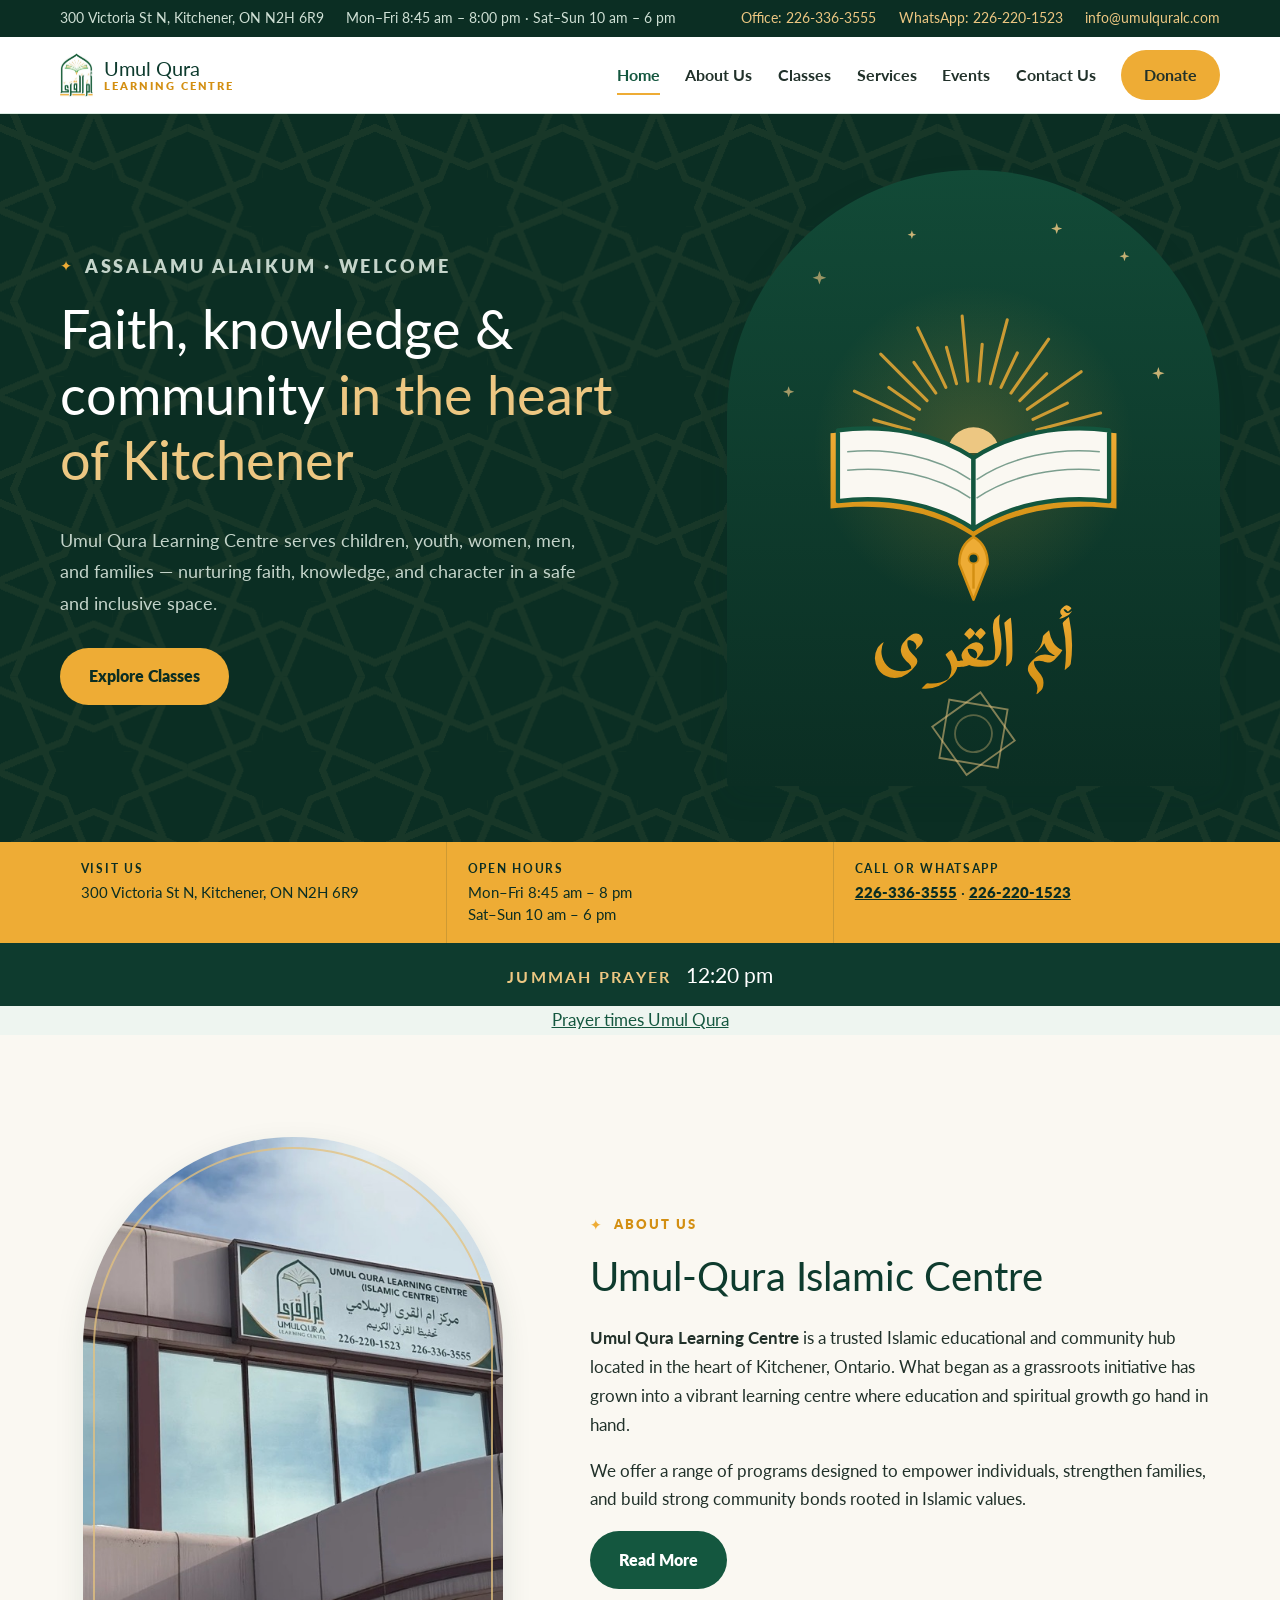
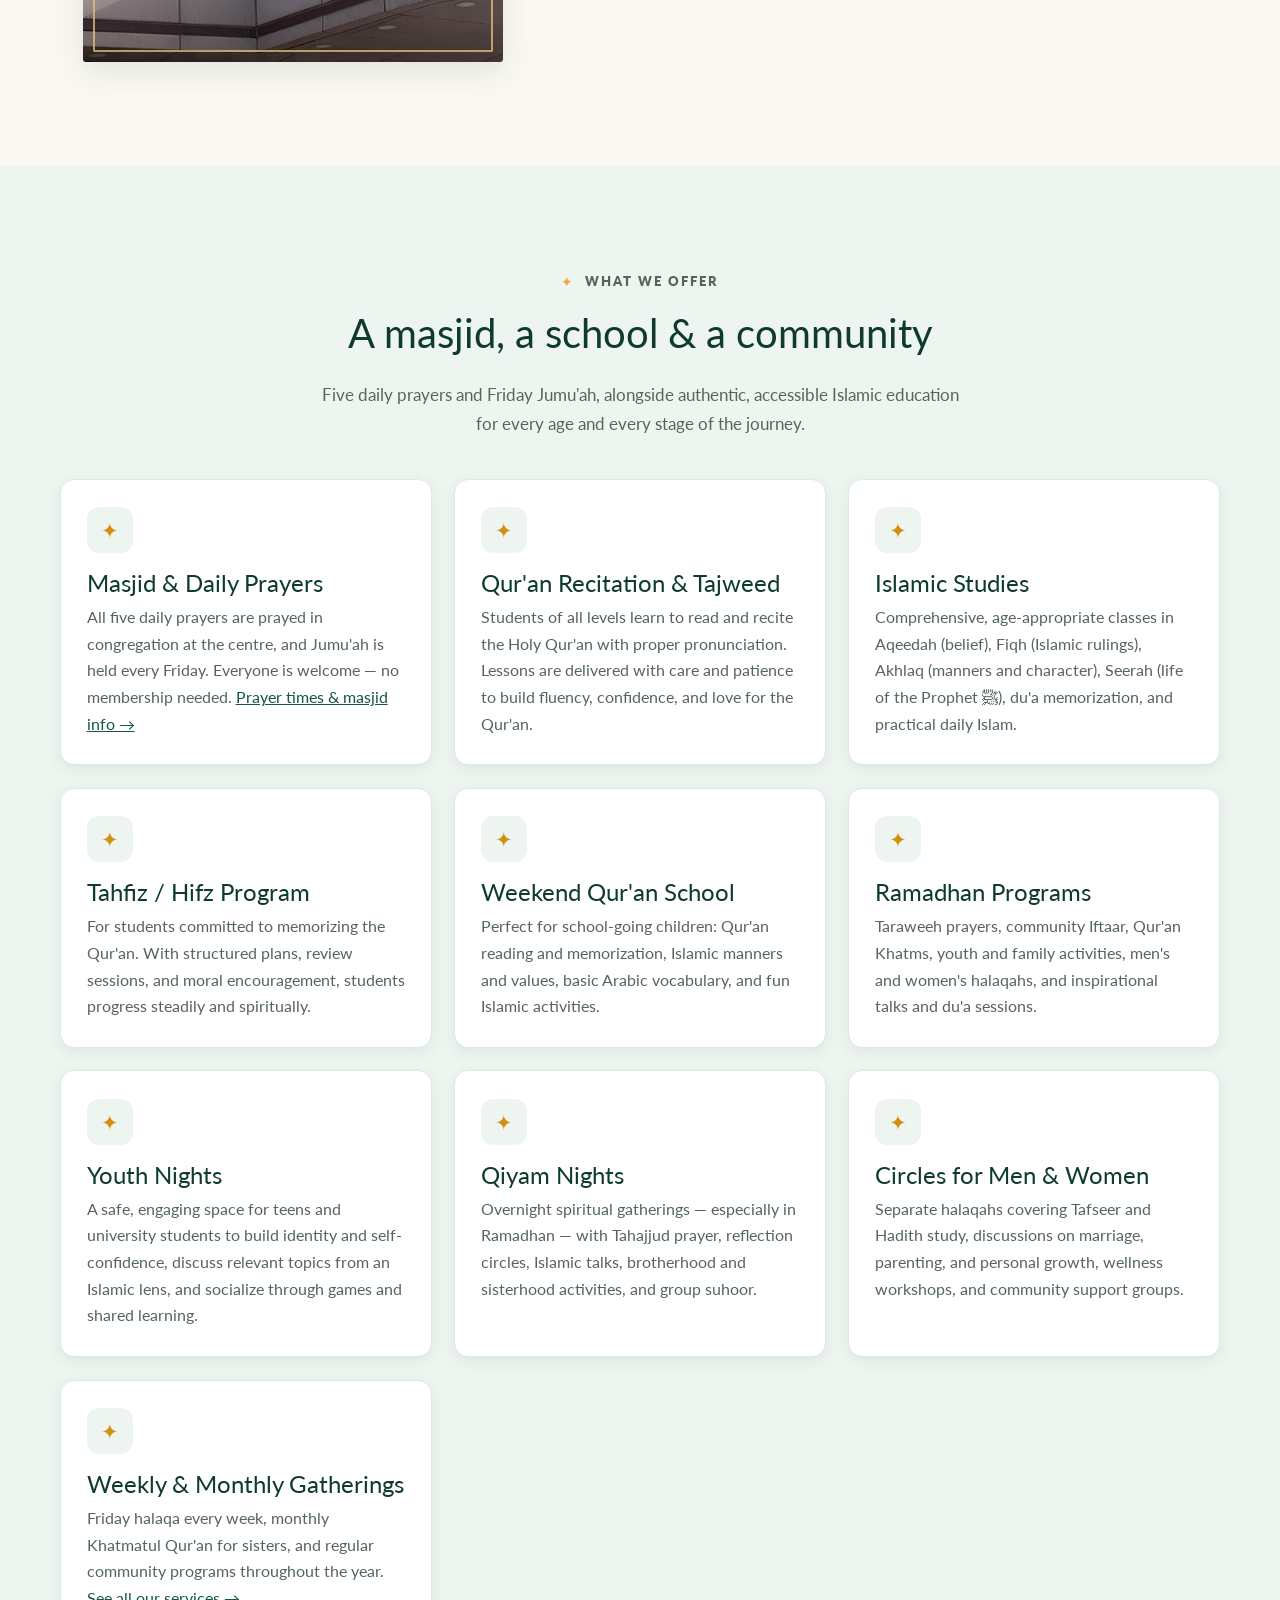
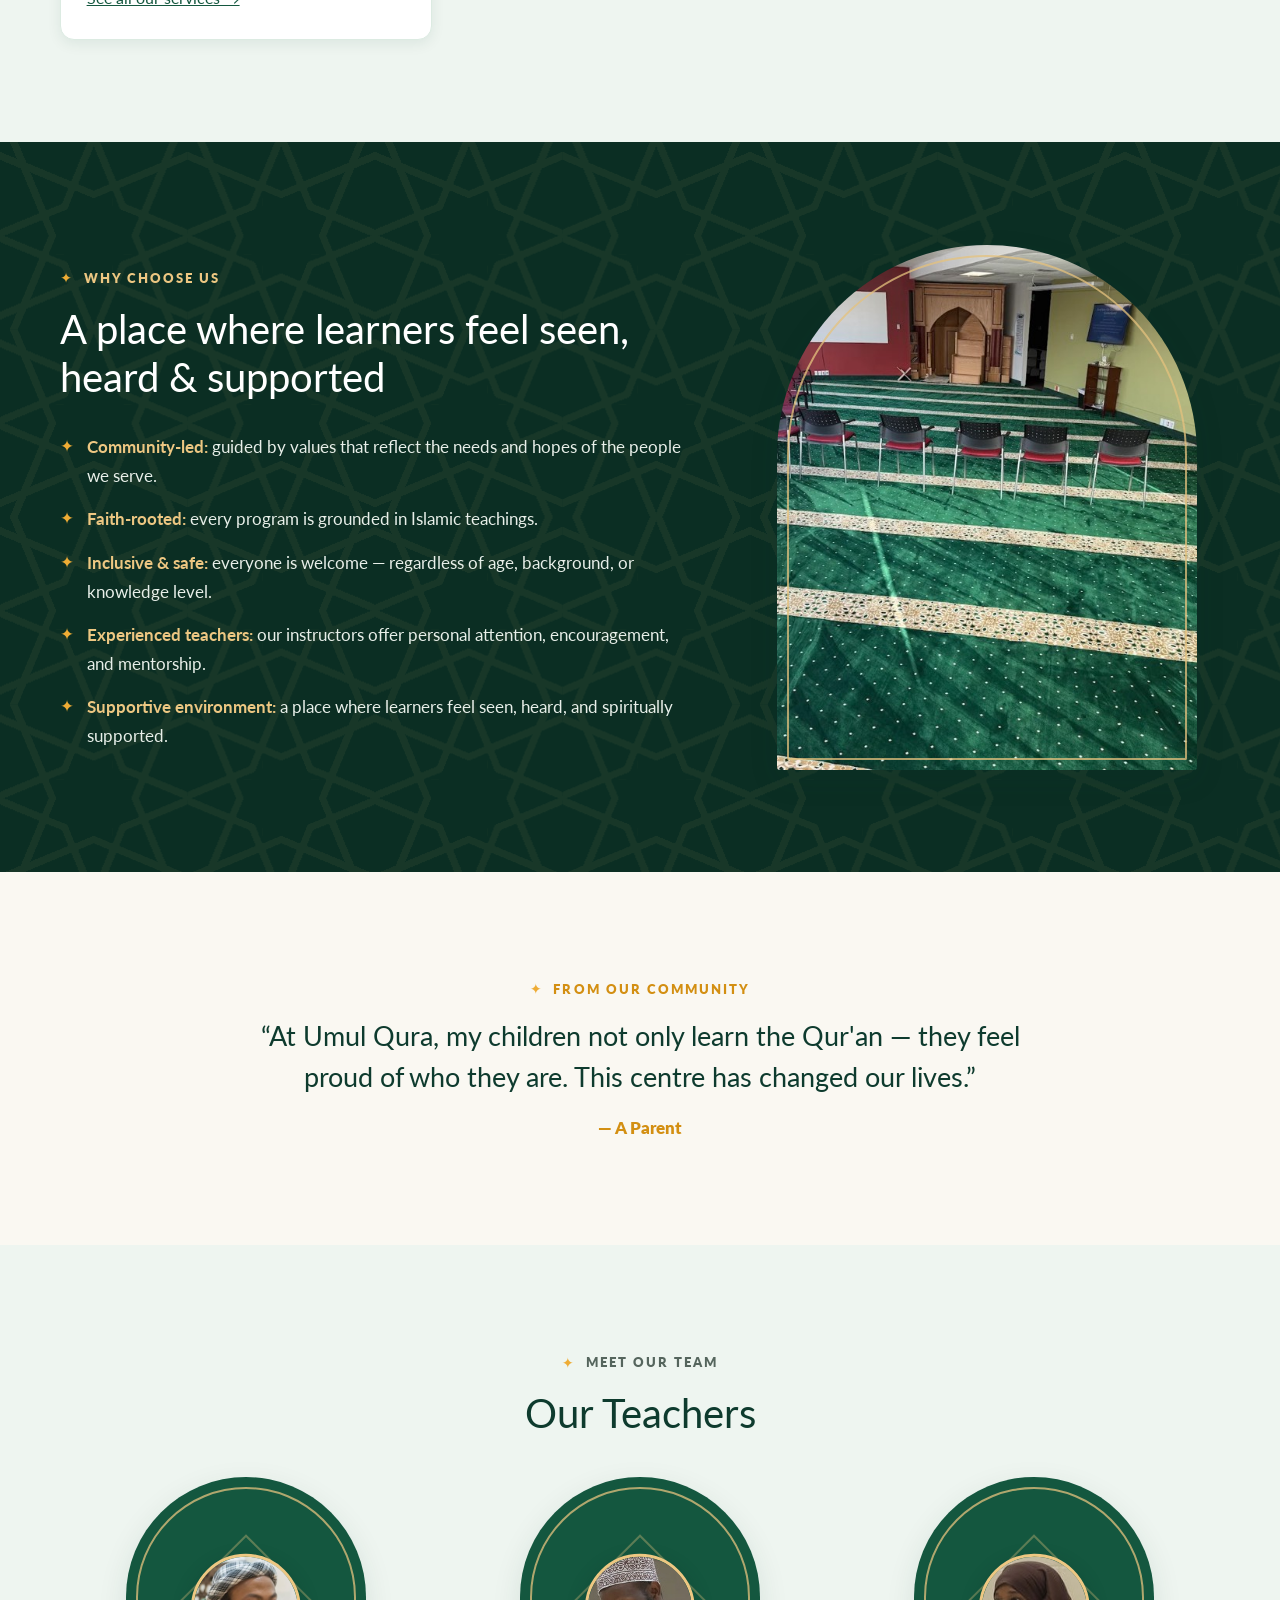
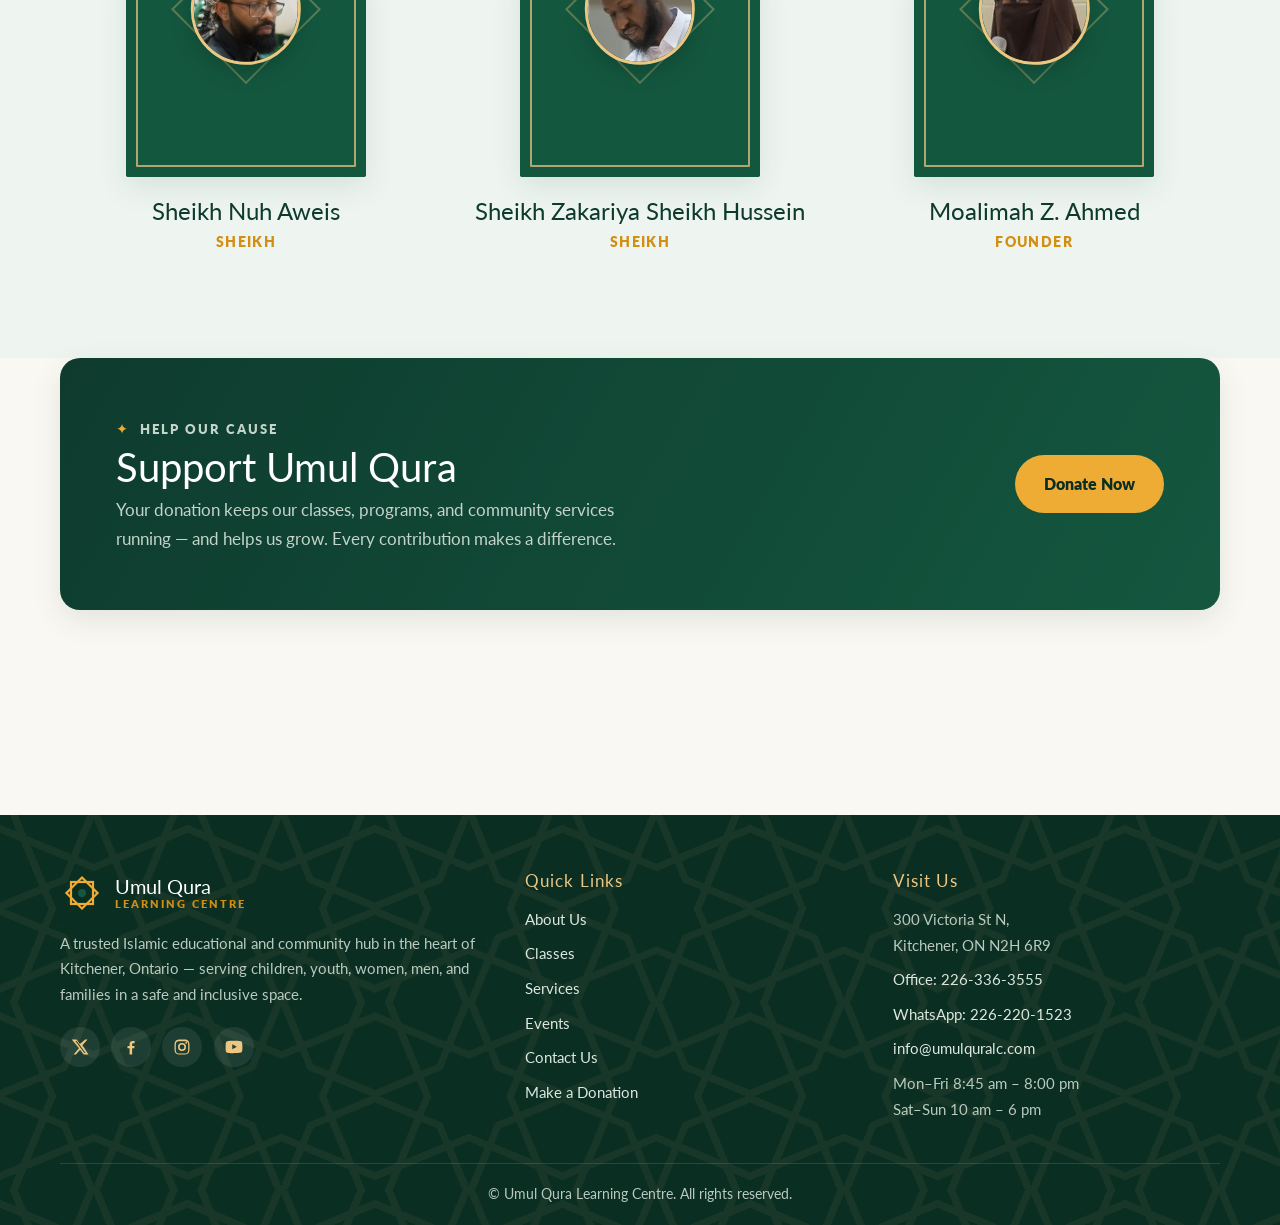
<file: index.html>
<!DOCTYPE html>
<html lang="en">

<head>
  <meta charset="UTF-8">
  <meta name="viewport" content="width=device-width, initial-scale=1">
  <title>Umul Qura Learning Centre | Islamic Education in Kitchener, ON</title>
  <meta name="description"
    content="Umul Qura Learning Centre is a trusted Islamic educational and community hub in Kitchener, Ontario, offering Qur'an, Tajweed, Hifdh and Islamic Studies classes for all ages.">
  <link rel="preconnect" href="https://fonts.googleapis.com">
  <link rel="preconnect" href="https://fonts.gstatic.com" crossorigin>
  <link href="https://fonts.googleapis.com/css2?family=Lato:wght@400;700;900&display=swap" rel="stylesheet">
  <link rel="canonical" href="https://umulquralc.com/">
  <meta property="og:site_name" content="Umul Qura Learning Centre">
  <meta property="og:type" content="website">
  <meta property="og:url" content="https://umulquralc.com/">
  <meta property="og:title" content="Umul Qura Learning Centre | Islamic Education in Kitchener, ON">
  <meta property="og:description"
    content="A trusted Islamic educational and community hub in Kitchener, Ontario, offering Qur'an, Tajweed, Hifdh and Islamic Studies classes for all ages.">
  <meta property="og:image" content="https://umulquralc.com/images/og_image.jpg">
  <meta property="og:image:width" content="1200">
  <meta property="og:image:height" content="630">
  <meta name="twitter:card" content="summary_large_image">
  <link rel="icon" type="image/png" href="favicon.png">
  <link rel="apple-touch-icon" href="apple-touch-icon.png">
  <link rel="stylesheet" href="css/style.css">
  <script type="application/ld+json">
  {
    "@context": "https://schema.org",
    "@type": ["EducationalOrganization", "LocalBusiness"],
    "name": "Umul Qura Learning Centre",
    "description": "A trusted Islamic educational and community hub in Kitchener, Ontario, offering Qur'an, Tajweed, Hifdh and Islamic Studies classes for all ages.",
    "url": "https://umulquralc.com/",
    "logo": "https://umulquralc.com/images/logo.png",
    "image": "https://umulquralc.com/images/og_image.jpg",
    "telephone": "+1-226-336-3555",
    "email": "info@umulquralc.com",
    "foundingDate": "2011",
    "address": {
      "@type": "PostalAddress",
      "streetAddress": "300 Victoria St N",
      "addressLocality": "Kitchener",
      "addressRegion": "ON",
      "postalCode": "N2H 6R9",
      "addressCountry": "CA"
    },
    "openingHoursSpecification": [
      {
        "@type": "OpeningHoursSpecification",
        "dayOfWeek": ["Monday", "Tuesday", "Wednesday", "Thursday", "Friday"],
        "opens": "08:45",
        "closes": "20:00"
      },
      {
        "@type": "OpeningHoursSpecification",
        "dayOfWeek": ["Saturday", "Sunday"],
        "opens": "10:00",
        "closes": "18:00"
      }
    ],
    "sameAs": [
      "https://x.com/umulquralc",
      "https://www.facebook.com/profile.php?id=100004609066171",
      "https://www.instagram.com/umulquraic?utm_source=qr",
      "https://www.youtube.com/UmulquraDugsi"
    ]
  }
  </script>
</head>

<body>
  <a class="skip-link" href="#main">Skip to main content</a>

  <div class="topbar">
    <div class="container">
      <div class="topbar__group">
        <span>300 Victoria St N, Kitchener, ON N2H 6R9</span>
        <span class="topbar__hours">Mon–Fri 8:45 am – 8:00 pm · Sat–Sun 10 am – 6 pm</span>
      </div>
      <div class="topbar__group">
        <a href="tel:+12263363555">Office: 226-336-3555</a>
        <a href="https://wa.me/12262201523">WhatsApp: 226-220-1523</a>
        <a href="mailto:info@umulquralc.com">info@umulquralc.com</a>
      </div>
    </div>
  </div>

  <header class="site-header">
    <div class="container">
      <a class="brand" href="index.html">
        <img class="brand__mark" src="images/logo.png" alt="Umul Qura Learning Centre logo">
        <span class="brand__name">Umul Qura<small>Learning Centre</small></span>
      </a>
      <input class="nav-toggle-input" type="checkbox" id="nav-toggle" aria-label="Open menu">
      <nav class="nav" aria-label="Main navigation">
        <a href="index.html" aria-current="page">Home</a>
        <a href="about.html">About Us</a>
        <a href="classes.html">Classes</a>
        <a href="services.html">Services</a>
        <a href="events.html">Events</a>
        <a href="contact.html">Contact Us</a>
        <a class="btn btn--gold" href="https://app.irm.io/umulquralc.com/generaldonation">Donate</a>
      </nav>
      <label class="nav-toggle" for="nav-toggle" aria-hidden="true">
        <span></span><span></span><span></span>
      </label>
    </div>
  </header>

  <main id="main">
    <!-- Hero -->
    <section class="hero">
      <div class="container">
        <div>
          <p class="eyebrow">Assalamu Alaikum · Welcome</p>
          <h1>Faith, knowledge &amp; community <em>in the heart of Kitchener</em></h1>
          <p>Umul Qura Learning Centre serves children, youth, women, men, and families — nurturing faith, knowledge,
            and character in a safe and inclusive space.</p>
          <div class="hero__actions">
            <a class="btn btn--gold" href="classes.html">Explore Classes</a>
          </div>
        </div>
        <div class="hero__media">
          <figure class="arch-frame arch-frame--plain" style="margin:0">
            <img src="images/hero_art.svg" alt="Umul Qura Learning Centre — open book with radiating light" width="800"
              height="1000">
          </figure>
        </div>
      </div>
    </section>

    <!-- Info strip -->
    <section class="info-strip" aria-label="Quick information">
      <div class="container">
        <div class="info-strip__item"><strong>Visit Us</strong>300 Victoria St N, Kitchener, ON N2H 6R9</div>
        <div class="info-strip__item"><strong>Open Hours</strong>Mon–Fri 8:45 am – 8 pm<br>Sat–Sun 10 am – 6 pm</div>
        <div class="info-strip__item"><strong>Call or WhatsApp</strong><a href="tel:+12263363555">226-336-3555</a> · <a
            href="https://wa.me/12262201523">226-220-1523</a></div>
      </div>
    </section>

    <!-- Jumu'ah -->
    <section class="jumuah-bar" aria-label="Jumu'ah time">
      <p><strong>Jummah Prayer</strong> 12:20 pm</p>
    </section>

    <!-- Prayer Times -->
    <section class="section section--tint" id="prayer-times">
      <div class="prayer-widget">
        <script
          type="text/javascript">(function (w) { function async_load() { var s = w.document.createElement('script'); s.type = 'text/javascript'; s.async = true; s.defer = true; s.src = 'https://masjidbox.com/widgets/loader.js'; var x = w.document.getElementsByTagName('script')[0]; x.parentNode.insertBefore(s, x); } if (w.attachEvent) w.attachEvent('onload', async_load); else w.addEventListener('load', async_load, false); })(window);</script>
        <a data-masjidbox-widget="h0Hjmpi-wJ58NvB0TdHfD" data-masjidbox-ifr
          href="https://masjidbox.com/prayer-times/umulqura">Prayer times Umul Qura</a>
      </div>
    </section>

    <!-- About preview -->
    <section class="section">
      <div class="container feature">
        <div class="feature__media">
          <figure class="arch-frame" style="margin:0">
            <img src="images/building_poster.jpg" alt="Umul Qura Learning Centre building and sign" width="900"
              height="675" loading="lazy">
          </figure>
        </div>
        <div>
          <p class="eyebrow">About Us</p>
          <h2>Umul-Qura Islamic Centre</h2>
          <p><strong>Umul Qura Learning Centre</strong> is a trusted Islamic educational and community hub located in
            the heart of Kitchener, Ontario. What began as a grassroots initiative has grown into a vibrant learning
            centre where education and spiritual growth go hand in hand.</p>
          <p>We offer a range of programs designed to empower individuals, strengthen families, and build strong
            community bonds rooted in Islamic values.</p>
          <a class="btn btn--green" href="about.html">Read More</a>
        </div>
      </div>
    </section>

    <!-- Programs -->
    <section class="section section--tint">
      <div class="container">
        <div class="section-head section-head--center">
          <p class="eyebrow">What We Offer</p>
          <h2>A masjid, a school &amp; a community</h2>
          <p>Five daily prayers and Friday Jumu'ah, alongside authentic, accessible Islamic education for every age and
            every stage of the journey.</p>
        </div>
        <div class="grid grid--3">
          <article class="card">
            <div class="card__icon" aria-hidden="true">✦</div>
            <h3>Masjid &amp; Daily Prayers</h3>
            <p>All five daily prayers are prayed in congregation at the centre, and Jumu'ah is held every Friday.
              Everyone is welcome — no membership needed. <a href="services.html#prayers">Prayer times &amp; masjid
                info →</a></p>
          </article>
          <article class="card">
            <div class="card__icon" aria-hidden="true">✦</div>
            <h3>Qur'an Recitation &amp; Tajweed</h3>
            <p>Students of all levels learn to read and recite the Holy Qur'an with proper pronunciation. Lessons are
              delivered with care and patience to build fluency, confidence, and love for the Qur'an.</p>
          </article>
          <article class="card">
            <div class="card__icon" aria-hidden="true">✦</div>
            <h3>Islamic Studies</h3>
            <p>Comprehensive, age-appropriate classes in Aqeedah (belief), Fiqh (Islamic rulings), Akhlaq (manners and
              character), Seerah (life of the Prophet ﷺ), du'a memorization, and practical daily Islam.</p>
          </article>
          <article class="card">
            <div class="card__icon" aria-hidden="true">✦</div>
            <h3>Tahfiz / Hifz Program</h3>
            <p>For students committed to memorizing the Qur'an. With structured plans, review sessions, and moral
              encouragement, students progress steadily and spiritually.</p>
          </article>
          <article class="card">
            <div class="card__icon" aria-hidden="true">✦</div>
            <h3>Weekend Qur'an School</h3>
            <p>Perfect for school-going children: Qur'an reading and memorization, Islamic manners and values, basic
              Arabic vocabulary, and fun Islamic activities.</p>
          </article>
          <article class="card">
            <div class="card__icon" aria-hidden="true">✦</div>
            <h3>Ramadhan Programs</h3>
            <p>Taraweeh prayers, community Iftaar, Qur'an Khatms, youth and family activities, men's and women's
              halaqahs, and inspirational talks and du'a sessions.</p>
          </article>
          <article class="card">
            <div class="card__icon" aria-hidden="true">✦</div>
            <h3>Youth Nights</h3>
            <p>A safe, engaging space for teens and university students to build identity and self-confidence, discuss
              relevant topics from an Islamic lens, and socialize through games and shared learning.</p>
          </article>
          <article class="card">
            <div class="card__icon" aria-hidden="true">✦</div>
            <h3>Qiyam Nights</h3>
            <p>Overnight spiritual gatherings — especially in Ramadhan — with Tahajjud prayer, reflection circles,
              Islamic talks, brotherhood and sisterhood activities, and group suhoor.</p>
          </article>
          <article class="card">
            <div class="card__icon" aria-hidden="true">✦</div>
            <h3>Circles for Men &amp; Women</h3>
            <p>Separate halaqahs covering Tafseer and Hadith study, discussions on marriage, parenting, and personal
              growth, wellness workshops, and community support groups.</p>
          </article>
          <article class="card">
            <div class="card__icon" aria-hidden="true">✦</div>
            <h3>Weekly &amp; Monthly Gatherings</h3>
            <p>Friday halaqa every week, monthly Khatmatul Qur'an for sisters, and regular community programs throughout
              the year. <a href="services.html">See all our services →</a></p>
          </article>
        </div>
      </div>
    </section>

    <!-- Why choose us -->
    <section class="section section--dark">
      <div class="container feature--flip feature">
        <div>
          <p class="eyebrow">Why Choose Us</p>
          <h2>A place where learners feel seen, heard &amp; supported</h2>
          <ul class="checklist mt-2">
            <li><span><strong>Community-led:</strong> guided by values that reflect the needs and hopes of the people we
                serve.</span></li>
            <li><span><strong>Faith-rooted:</strong> every program is grounded in Islamic teachings.</span></li>
            <li><span><strong>Inclusive &amp; safe:</strong> everyone is welcome — regardless of age, background, or
                knowledge level.</span></li>
            <li><span><strong>Experienced teachers:</strong> our instructors offer personal attention, encouragement,
                and mentorship.</span></li>
            <li><span><strong>Supportive environment:</strong> a place where learners feel seen, heard, and spiritually
                supported.</span></li>
          </ul>
        </div>
        <div class="feature__media">
          <figure class="arch-frame" style="margin:0">
            <img src="images/masjid.jpg" alt="The prayer hall at Umul Qura Learning Centre" width="900" height="675"
              loading="lazy">
          </figure>
        </div>
      </div>
    </section>

    <!-- Testimonial -->
    <section class="section">
      <div class="container testimonial">
        <p class="eyebrow">From Our Community</p>
        <blockquote>&ldquo;At Umul Qura, my children not only learn the Qur'an — they feel proud of who they are. This
          centre has changed our lives.&rdquo;</blockquote>
        <cite>— A Parent</cite>
      </div>
    </section>

    <!-- Team -->
    <section class="section section--tint">
      <div class="container">
        <div class="section-head section-head--center">
          <p class="eyebrow">Meet Our Team</p>
          <h2>Our Teachers</h2>
        </div>
        <div class="grid grid--3">
          <div class="team-card">
            <figure class="arch-frame team-photo" style="margin:0 auto 1.2rem">
              <img class="team-photo__portrait" src="images/sheikhnuh.jpg" alt="Sheikh Nuh Aweis">
            </figure>
            <h3>Sheikh Nuh Aweis</h3>
            <span>Sheikh</span>
          </div>
          <div class="team-card">
            <figure class="arch-frame team-photo" style="margin:0 auto 1.2rem">
              <img class="team-photo__portrait" src="images/sheikhzakariya.jpg" alt="Sheikh Zakariya Sheikh Hussein">
            </figure>
            <h3>Sheikh Zakariya Sheikh Hussein</h3>
            <span>Sheikh</span>
          </div>
          <div class="team-card">
            <figure class="arch-frame team-photo" style="margin:0 auto 1.2rem">
              <img class="team-photo__portrait" src="images/moalimahzahra.jpg" alt="Moalimah Z. Ahmed">
            </figure>
            <h3>Moalimah Z. Ahmed</h3>
            <span>Founder</span>
          </div>
        </div>
      </div>
    </section>

    <!-- Donate CTA -->
    <section class="section" style="padding-top:0">
      <div class="container">
        <div class="cta-band">
          <div>
            <p class="eyebrow">Help Our Cause</p>
            <h2>Support Umul Qura</h2>
            <p>Your donation keeps our classes, programs, and community services running — and helps us grow. Every
              contribution makes a difference.</p>
          </div>
          <a class="btn btn--gold" href="https://app.irm.io/umulquralc.com/generaldonation">Donate Now</a>
        </div>
      </div>
    </section>
  </main>

  <footer class="site-footer">
    <div class="container">
      <div class="site-footer__grid">
        <div>
          <a class="brand" href="index.html">
            <svg class="brand__mark" viewBox="0 0 48 48" aria-hidden="true" focusable="false">
              <g fill="none" stroke="#eeac35" stroke-width="2.4">
                <rect x="12" y="12" width="24" height="24" />
                <rect x="12" y="12" width="24" height="24" transform="rotate(45 24 24)" />
              </g>
              <circle cx="24" cy="24" r="4.5" fill="#14573f" />
            </svg>
            <span class="brand__name">Umul Qura<small>Learning Centre</small></span>
          </a>
          <p>A trusted Islamic educational and community hub in the heart of Kitchener, Ontario — serving children,
            youth, women, men, and families in a safe and inclusive space.</p>
          <div class="footer-social">
            <a href="https://x.com/umulquralc?s=21" aria-label="Umul Qura on X (Twitter)"><svg viewBox="0 0 24 24">
                <path
                  d="M18.9 2H22l-6.8 7.8L23.3 22h-6.3l-4.9-6.4L6.5 22H3.4l7.3-8.3L1 2h6.5l4.4 5.9L18.9 2zm-1.1 18h1.7L7.6 3.9H5.8L17.8 20z" />
              </svg></a>
            <a href="https://www.facebook.com/profile.php?id=100004609066171" aria-label="Umul Qura on Facebook"><svg
                viewBox="0 0 24 24">
                <path
                  d="M13.5 22v-8.2h2.8l.4-3.2h-3.2V8.6c0-.9.3-1.6 1.6-1.6h1.7V4.1c-.3 0-1.3-.1-2.5-.1-2.5 0-4.2 1.5-4.2 4.3v2.3H7.3v3.2h2.8V22h3.4z" />
              </svg></a>
            <a href="https://www.instagram.com/umulquraic?utm_source=qr" aria-label="Umul Qura on Instagram"><svg
                viewBox="0 0 24 24">
                <path
                  d="M12 8.8A3.2 3.2 0 1 0 12 15.2 3.2 3.2 0 0 0 12 8.8zm0-2.1a5.3 5.3 0 1 1 0 10.6 5.3 5.3 0 0 1 0-10.6zm6.8-.3a1.24 1.24 0 1 1-2.5 0 1.24 1.24 0 0 1 2.5 0zM12 4.2c-2.6 0-2.9 0-4 .1-1 0-1.5.2-1.9.3-.5.2-.8.4-1.2.8-.4.4-.6.7-.8 1.2-.1.4-.3.9-.3 1.9-.1 1.1-.1 1.4-.1 4s0 2.9.1 4c0 1 .2 1.5.3 1.9.2.5.4.8.8 1.2.4.4.7.6 1.2.8.4.1.9.3 1.9.3 1.1.1 1.4.1 4 .1s2.9 0 4-.1c1 0 1.5-.2 1.9-.3.5-.2.8-.4 1.2-.8.4-.4.6-.7.8-1.2.1-.4.3-.9.3-1.9.1-1.1.1-1.4.1-4s0-2.9-.1-4c0-1-.2-1.5-.3-1.9-.2-.5-.4-.8-.8-1.2a3 3 0 0 0-1.2-.8c-.4-.1-.9-.3-1.9-.3-1.1-.1-1.4-.1-4-.1zM12 2c2.7 0 3 0 4.1.1 1.1 0 1.8.2 2.4.5.7.2 1.2.6 1.8 1.1.5.6.9 1.1 1.1 1.8.3.6.4 1.3.5 2.4.1 1.1.1 1.4.1 4.1s0 3-.1 4.1c0 1.1-.2 1.8-.5 2.4a4.9 4.9 0 0 1-1.1 1.8c-.6.5-1.1.9-1.8 1.1-.6.3-1.3.4-2.4.5-1.1.1-1.4.1-4.1.1s-3 0-4.1-.1c-1.1 0-1.8-.2-2.4-.5a4.9 4.9 0 0 1-1.8-1.1 4.9 4.9 0 0 1-1.1-1.8c-.3-.6-.4-1.3-.5-2.4C2 15 2 14.7 2 12s0-3 .1-4.1c0-1.1.2-1.8.5-2.4.2-.7.6-1.2 1.1-1.8a4.9 4.9 0 0 1 1.8-1.1c.6-.3 1.3-.4 2.4-.5C9 2 9.3 2 12 2z" />
              </svg></a>
            <a href="https://www.youtube.com/UmulquraDugsi" aria-label="Umul Qura on YouTube"><svg viewBox="0 0 24 24">
                <path
                  d="M23 7.2s-.2-1.6-.9-2.3c-.9-.9-1.9-.9-2.3-1C16.6 3.6 12 3.6 12 3.6s-4.6 0-7.8.3c-.4.1-1.4.1-2.3 1-.7.7-.9 2.3-.9 2.3S.8 9.1.8 11v1.8c0 1.9.2 3.8.2 3.8s.2 1.6.9 2.3c.9.9 2 .9 2.5 1 1.8.2 7.6.3 7.6.3s4.6 0 7.8-.4c.4-.1 1.4-.1 2.3-1 .7-.7.9-2.3.9-2.3s.2-1.9.2-3.8V11c0-1.9-.2-3.8-.2-3.8zM9.7 15.1V8.4l6.1 3.4-6.1 3.3z" />
              </svg></a>
          </div>
        </div>
        <div>
          <h3>Quick Links</h3>
          <ul>
            <li><a href="about.html">About Us</a></li>
            <li><a href="classes.html">Classes</a></li>
            <li><a href="services.html">Services</a></li>
            <li><a href="events.html">Events</a></li>
            <li><a href="contact.html">Contact Us</a></li>
            <li><a href="https://app.irm.io/umulquralc.com/generaldonation">Make a Donation</a></li>
          </ul>
        </div>
        <div>
          <h3>Visit Us</h3>
          <ul>
            <li>300 Victoria St N,<br>Kitchener, ON N2H 6R9</li>
            <li><a href="tel:+12263363555">Office: 226-336-3555</a></li>
            <li><a href="https://wa.me/12262201523">WhatsApp: 226-220-1523</a></li>
            <li><a href="mailto:info@umulquralc.com">info@umulquralc.com</a></li>
            <li>Mon–Fri 8:45 am – 8:00 pm<br>Sat–Sun 10 am – 6 pm</li>
          </ul>
        </div>
      </div>
      <div class="site-footer__bottom">© Umul Qura Learning Centre. All rights reserved.</div>
    </div>
  </footer>
</body>

</html>
</file>
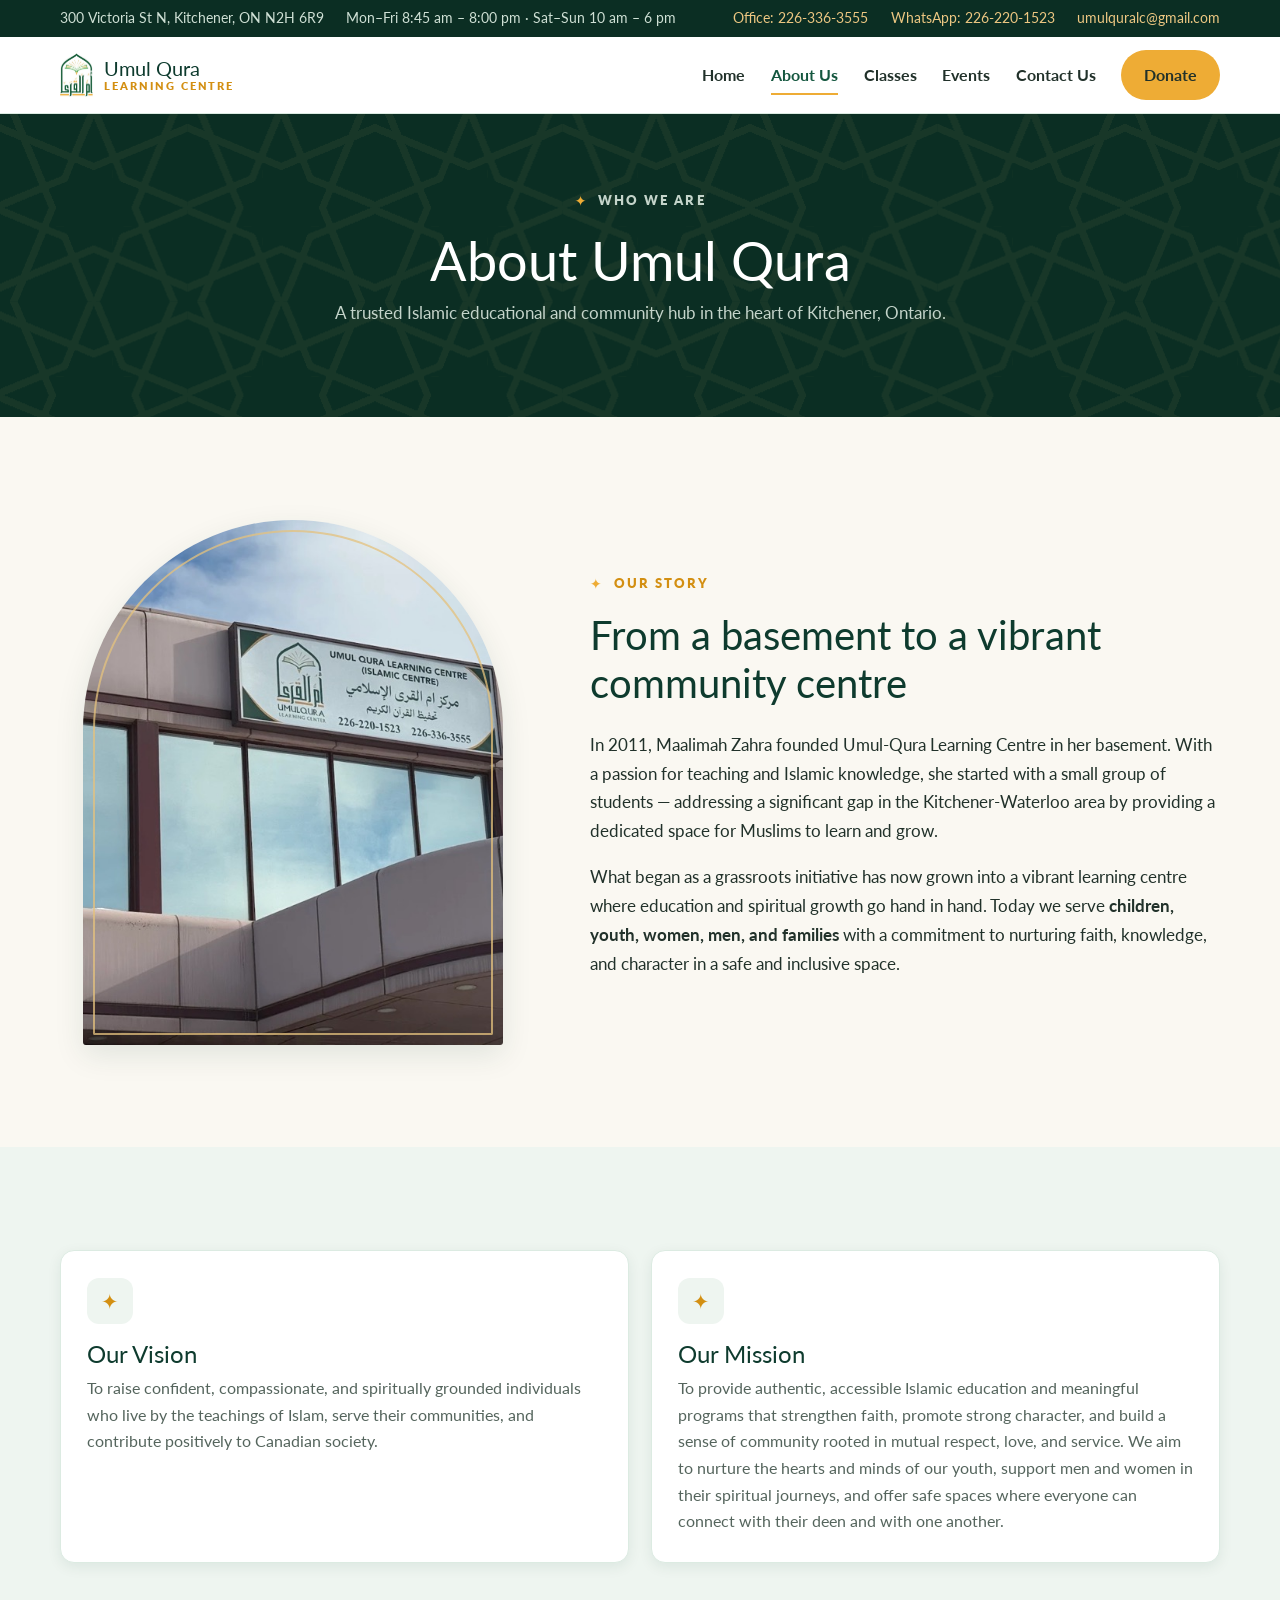
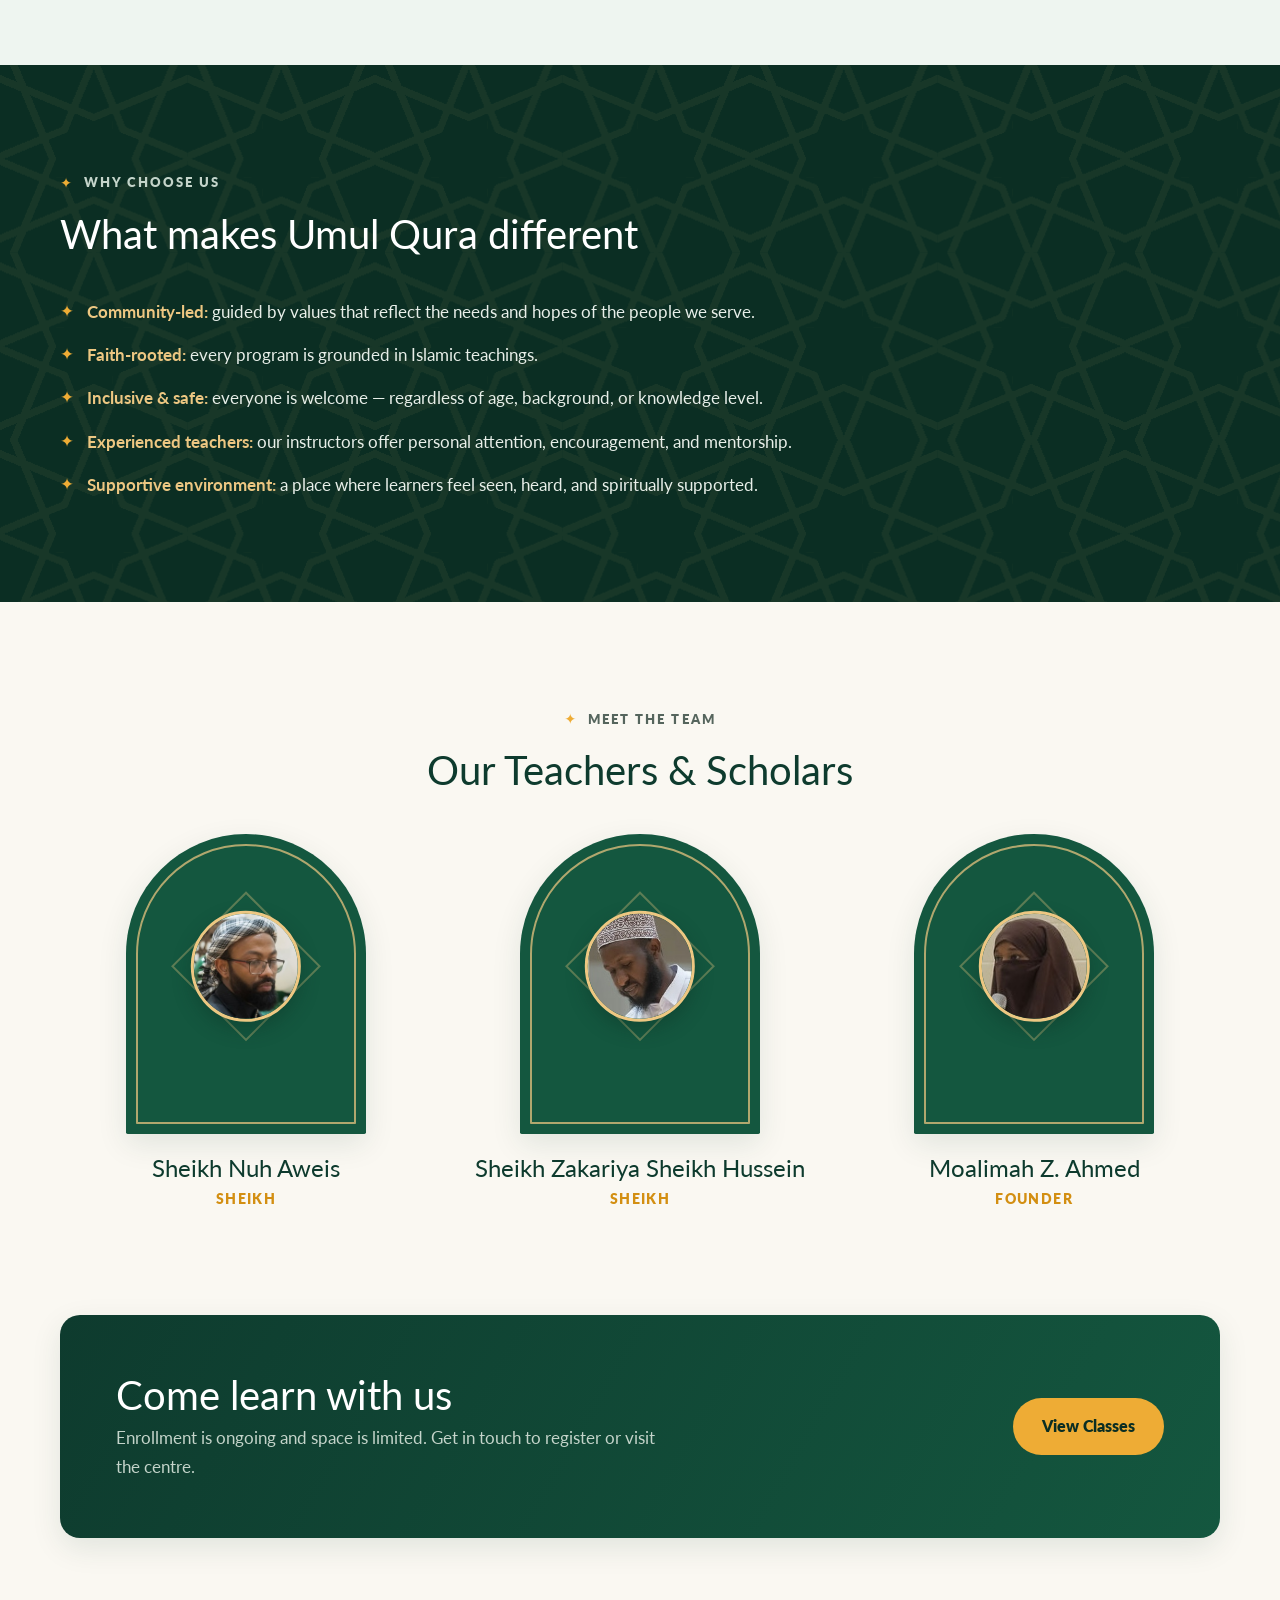
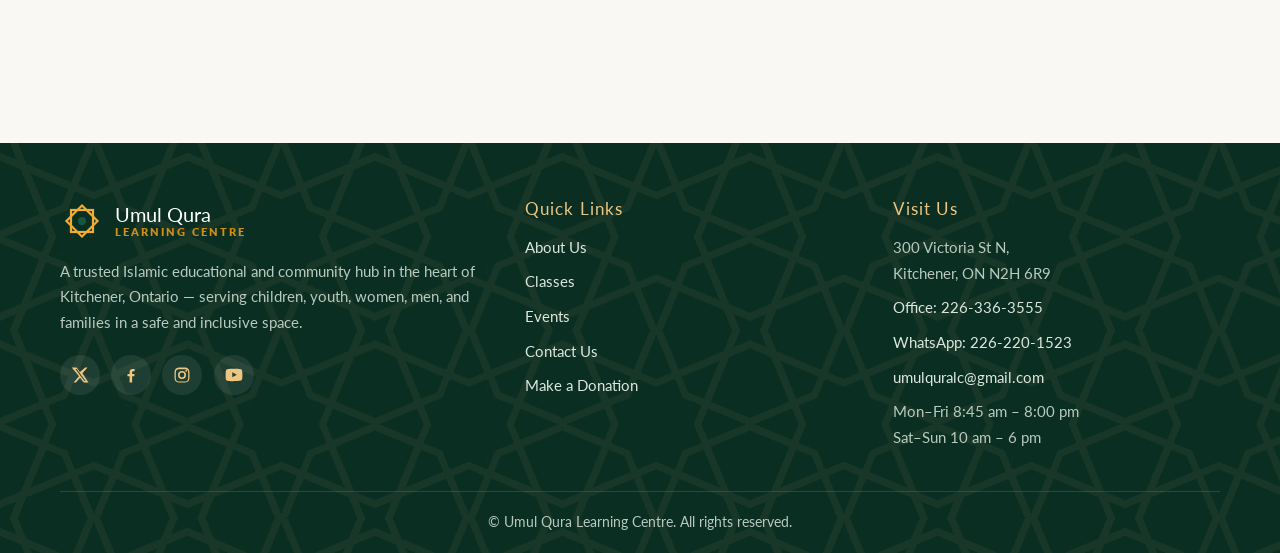
<file: about.html>
<!DOCTYPE html>
<html lang="en">

<head>
  <meta charset="UTF-8">
  <meta name="viewport" content="width=device-width, initial-scale=1">
  <title>About Us | Umul Qura Learning Centre</title>
  <meta name="description"
    content="Founded in 2011 by Maalimah Zahra, Umul Qura Learning Centre has grown from a basement classroom into a vibrant Islamic learning centre serving the Kitchener-Waterloo community.">
  <link rel="preconnect" href="https://fonts.googleapis.com">
  <link rel="preconnect" href="https://fonts.gstatic.com" crossorigin>
  <link href="https://fonts.googleapis.com/css2?family=Lato:wght@400;700;900&display=swap" rel="stylesheet">
  <link rel="canonical" href="https://umulquralc.com/about.html">
  <meta property="og:site_name" content="Umul Qura Learning Centre">
  <meta property="og:type" content="website">
  <meta property="og:url" content="https://umulquralc.com/about.html">
  <meta property="og:title" content="About Us | Umul Qura Learning Centre">
  <meta property="og:description"
    content="Founded in 2011 by Maalimah Zahra, Umul Qura Learning Centre has grown from a basement classroom into a vibrant Islamic learning centre serving the Kitchener-Waterloo community.">
  <meta property="og:image" content="https://umulquralc.com/images/og_image.jpg">
  <meta property="og:image:width" content="1200">
  <meta property="og:image:height" content="630">
  <meta name="twitter:card" content="summary_large_image">
  <link rel="icon" type="image/png" href="favicon.png">
  <link rel="apple-touch-icon" href="apple-touch-icon.png">
  <link rel="stylesheet" href="css/style.css">
</head>

<body>
  <a class="skip-link" href="#main">Skip to main content</a>

  <div class="topbar">
    <div class="container">
      <div class="topbar__group">
        <span>300 Victoria St N, Kitchener, ON N2H 6R9</span>
        <span class="topbar__hours">Mon–Fri 8:45 am – 8:00 pm · Sat–Sun 10 am – 6 pm</span>
      </div>
      <div class="topbar__group">
        <a href="tel:+12263363555">Office: 226-336-3555</a>
        <a href="https://wa.me/12262201523">WhatsApp: 226-220-1523</a>
        <a href="mailto:umulquralc@gmail.com">umulquralc@gmail.com</a>
      </div>
    </div>
  </div>

  <header class="site-header">
    <div class="container">
      <a class="brand" href="index.html">
        <img class="brand__mark" src="images/logo.png" alt="Umul Qura Learning Centre logo">
        <span class="brand__name">Umul Qura<small>Learning Centre</small></span>
      </a>
      <input class="nav-toggle-input" type="checkbox" id="nav-toggle" aria-label="Open menu">
      <nav class="nav" aria-label="Main navigation">
        <a href="index.html">Home</a>
        <a href="about.html" aria-current="page">About Us</a>
        <a href="classes.html">Classes</a>
        <a href="events.html">Events</a>
        <a href="contact.html">Contact Us</a>
        <a class="btn btn--gold" href="https://app.irm.io/umulquralc.com/generaldonation">Donate</a>
      </nav>
      <label class="nav-toggle" for="nav-toggle" aria-hidden="true">
        <span></span><span></span><span></span>
      </label>
    </div>
  </header>

  <main id="main">
    <section class="page-hero">
      <div class="container">
        <p class="eyebrow">Who We Are</p>
        <h1>About Umul Qura</h1>
        <p>A trusted Islamic educational and community hub in the heart of Kitchener, Ontario.</p>
      </div>
    </section>

    <section class="section">
      <div class="container feature">
        <div class="feature__media">
          <figure class="arch-frame" style="margin:0">
            <img src="images/building_poster.jpg" alt="Umul Qura Learning Centre building and sign" width="900"
              height="675" loading="lazy">
          </figure>
        </div>
        <div>
          <p class="eyebrow">Our Story</p>
          <h2>From a basement to a vibrant community centre</h2>
          <p>In 2011, Maalimah Zahra founded Umul-Qura Learning Centre in her basement. With a passion for teaching and
            Islamic knowledge, she started with a small group of students — addressing a significant gap in the
            Kitchener-Waterloo area by providing a dedicated space for Muslims to learn and grow.</p>
          <p>What began as a grassroots initiative has now grown into a vibrant learning centre where education and
            spiritual growth go hand in hand. Today we serve <strong>children, youth, women, men, and families</strong>
            with a commitment to nurturing faith, knowledge, and character in a safe and inclusive space.</p>
        </div>
      </div>
    </section>

    <section class="section section--tint">
      <div class="container">
        <div class="grid grid--2">
          <article class="card">
            <div class="card__icon" aria-hidden="true">✦</div>
            <h3>Our Vision</h3>
            <p>To raise confident, compassionate, and spiritually grounded individuals who live by the teachings of
              Islam, serve their communities, and contribute positively to Canadian society.</p>
          </article>
          <article class="card">
            <div class="card__icon" aria-hidden="true">✦</div>
            <h3>Our Mission</h3>
            <p>To provide authentic, accessible Islamic education and meaningful programs that strengthen faith, promote
              strong character, and build a sense of community rooted in mutual respect, love, and service. We aim to
              nurture the hearts and minds of our youth, support men and women in their spiritual journeys, and offer
              safe spaces where everyone can connect with their deen and with one another.</p>
          </article>
        </div>
      </div>
    </section>

    <section class="section section--dark">
      <div class="container">
        <div class="section-head">
          <p class="eyebrow">Why Choose Us</p>
          <h2>What makes Umul Qura different</h2>
        </div>
        <ul class="checklist">
          <li><span><strong>Community-led:</strong> guided by values that reflect the needs and hopes of the people we
              serve.</span></li>
          <li><span><strong>Faith-rooted:</strong> every program is grounded in Islamic teachings.</span></li>
          <li><span><strong>Inclusive &amp; safe:</strong> everyone is welcome — regardless of age, background, or
              knowledge level.</span></li>
          <li><span><strong>Experienced teachers:</strong> our instructors offer personal attention, encouragement, and
              mentorship.</span></li>
          <li><span><strong>Supportive environment:</strong> a place where learners feel seen, heard, and spiritually
              supported.</span></li>
        </ul>
      </div>
    </section>

    <section class="section">
      <div class="container">
        <div class="section-head section-head--center">
          <p class="eyebrow">Meet the Team</p>
          <h2>Our Teachers &amp; Scholars</h2>
        </div>
        <div class="grid grid--3">
          <div class="team-card">
            <figure class="arch-frame team-photo" style="margin:0 auto 1.2rem">
              <img class="team-photo__portrait" src="images/sheikhnuh.jpg" alt="Sheikh Nuh Aweis">
            </figure>
            <h3>Sheikh Nuh Aweis</h3>
            <span>Sheikh</span>
          </div>
          <div class="team-card">
            <figure class="arch-frame team-photo" style="margin:0 auto 1.2rem">
              <img class="team-photo__portrait" src="images/sheikhzakariya.jpg" alt="Sheikh Zakariya Sheikh Hussein">
            </figure>
            <h3>Sheikh Zakariya Sheikh Hussein</h3>
            <span>Sheikh</span>
          </div>
          <div class="team-card">
            <figure class="arch-frame team-photo" style="margin:0 auto 1.2rem">
              <img class="team-photo__portrait" src="images/moalimahzahra.jpg" alt="Moalimah Z. Ahmed">
            </figure>
            <h3>Moalimah Z. Ahmed</h3>
            <span>Founder</span>
          </div>
        </div>
      </div>
    </section>

    <section class="section" style="padding-top:0">
      <div class="container">
        <div class="cta-band">
          <div>
            <h2>Come learn with us</h2>
            <p>Enrollment is ongoing and space is limited. Get in touch to register or visit the centre.</p>
          </div>
          <a class="btn btn--gold" href="classes.html">View Classes</a>
        </div>
      </div>
    </section>
  </main>

  <footer class="site-footer">
    <div class="container">
      <div class="site-footer__grid">
        <div>
          <a class="brand" href="index.html">
            <svg class="brand__mark" viewBox="0 0 48 48" aria-hidden="true" focusable="false">
              <g fill="none" stroke="#eeac35" stroke-width="2.4">
                <rect x="12" y="12" width="24" height="24" />
                <rect x="12" y="12" width="24" height="24" transform="rotate(45 24 24)" />
              </g>
              <circle cx="24" cy="24" r="4.5" fill="#14573f" />
            </svg>
            <span class="brand__name">Umul Qura<small>Learning Centre</small></span>
          </a>
          <p>A trusted Islamic educational and community hub in the heart of Kitchener, Ontario — serving children,
            youth, women, men, and families in a safe and inclusive space.</p>
          <div class="footer-social">
            <a href="https://x.com/umulquralc?s=21" aria-label="Umul Qura on X (Twitter)"><svg viewBox="0 0 24 24">
                <path
                  d="M18.9 2H22l-6.8 7.8L23.3 22h-6.3l-4.9-6.4L6.5 22H3.4l7.3-8.3L1 2h6.5l4.4 5.9L18.9 2zm-1.1 18h1.7L7.6 3.9H5.8L17.8 20z" />
              </svg></a>
            <a href="https://www.facebook.com/share/1Bd59WMukL/?mibextid=wwXIfr" aria-label="Umul Qura on Facebook"><svg
                viewBox="0 0 24 24">
                <path
                  d="M13.5 22v-8.2h2.8l.4-3.2h-3.2V8.6c0-.9.3-1.6 1.6-1.6h1.7V4.1c-.3 0-1.3-.1-2.5-.1-2.5 0-4.2 1.5-4.2 4.3v2.3H7.3v3.2h2.8V22h3.4z" />
              </svg></a>
            <a href="https://www.instagram.com/umulqura_learning_centre?igsh=MWlqM2w3ZGU5d3d4cQ%3D%3D&amp;utm_source=qr"
              aria-label="Umul Qura on Instagram"><svg viewBox="0 0 24 24">
                <path
                  d="M12 8.8A3.2 3.2 0 1 0 12 15.2 3.2 3.2 0 0 0 12 8.8zm0-2.1a5.3 5.3 0 1 1 0 10.6 5.3 5.3 0 0 1 0-10.6zm6.8-.3a1.24 1.24 0 1 1-2.5 0 1.24 1.24 0 0 1 2.5 0zM12 4.2c-2.6 0-2.9 0-4 .1-1 0-1.5.2-1.9.3-.5.2-.8.4-1.2.8-.4.4-.6.7-.8 1.2-.1.4-.3.9-.3 1.9-.1 1.1-.1 1.4-.1 4s0 2.9.1 4c0 1 .2 1.5.3 1.9.2.5.4.8.8 1.2.4.4.7.6 1.2.8.4.1.9.3 1.9.3 1.1.1 1.4.1 4 .1s2.9 0 4-.1c1 0 1.5-.2 1.9-.3.5-.2.8-.4 1.2-.8.4-.4.6-.7.8-1.2.1-.4.3-.9.3-1.9.1-1.1.1-1.4.1-4s0-2.9-.1-4c0-1-.2-1.5-.3-1.9-.2-.5-.4-.8-.8-1.2a3 3 0 0 0-1.2-.8c-.4-.1-.9-.3-1.9-.3-1.1-.1-1.4-.1-4-.1zM12 2c2.7 0 3 0 4.1.1 1.1 0 1.8.2 2.4.5.7.2 1.2.6 1.8 1.1.5.6.9 1.1 1.1 1.8.3.6.4 1.3.5 2.4.1 1.1.1 1.4.1 4.1s0 3-.1 4.1c0 1.1-.2 1.8-.5 2.4a4.9 4.9 0 0 1-1.1 1.8c-.6.5-1.1.9-1.8 1.1-.6.3-1.3.4-2.4.5-1.1.1-1.4.1-4.1.1s-3 0-4.1-.1c-1.1 0-1.8-.2-2.4-.5a4.9 4.9 0 0 1-1.8-1.1 4.9 4.9 0 0 1-1.1-1.8c-.3-.6-.4-1.3-.5-2.4C2 15 2 14.7 2 12s0-3 .1-4.1c0-1.1.2-1.8.5-2.4.2-.7.6-1.2 1.1-1.8a4.9 4.9 0 0 1 1.8-1.1c.6-.3 1.3-.4 2.4-.5C9 2 9.3 2 12 2z" />
              </svg></a>
            <a href="https://www.youtube.com/UmulquraDugsi" aria-label="Umul Qura on YouTube"><svg viewBox="0 0 24 24">
                <path
                  d="M23 7.2s-.2-1.6-.9-2.3c-.9-.9-1.9-.9-2.3-1C16.6 3.6 12 3.6 12 3.6s-4.6 0-7.8.3c-.4.1-1.4.1-2.3 1-.7.7-.9 2.3-.9 2.3S.8 9.1.8 11v1.8c0 1.9.2 3.8.2 3.8s.2 1.6.9 2.3c.9.9 2 .9 2.5 1 1.8.2 7.6.3 7.6.3s4.6 0 7.8-.4c.4-.1 1.4-.1 2.3-1 .7-.7.9-2.3.9-2.3s.2-1.9.2-3.8V11c0-1.9-.2-3.8-.2-3.8zM9.7 15.1V8.4l6.1 3.4-6.1 3.3z" />
              </svg></a>
          </div>
        </div>
        <div>
          <h3>Quick Links</h3>
          <ul>
            <li><a href="about.html">About Us</a></li>
            <li><a href="classes.html">Classes</a></li>
            <li><a href="events.html">Events</a></li>
            <li><a href="contact.html">Contact Us</a></li>
            <li><a href="https://app.irm.io/umulquralc.com/generaldonation">Make a Donation</a></li>
          </ul>
        </div>
        <div>
          <h3>Visit Us</h3>
          <ul>
            <li>300 Victoria St N,<br>Kitchener, ON N2H 6R9</li>
            <li><a href="tel:+12263363555">Office: 226-336-3555</a></li>
            <li><a href="https://wa.me/12262201523">WhatsApp: 226-220-1523</a></li>
            <li><a href="mailto:umulquralc@gmail.com">umulquralc@gmail.com</a></li>
            <li>Mon–Fri 8:45 am – 8:00 pm<br>Sat–Sun 10 am – 6 pm</li>
          </ul>
        </div>
      </div>
      <div class="site-footer__bottom">© Umul Qura Learning Centre. All rights reserved.</div>
    </div>
  </footer>
</body>

</html>
</file>
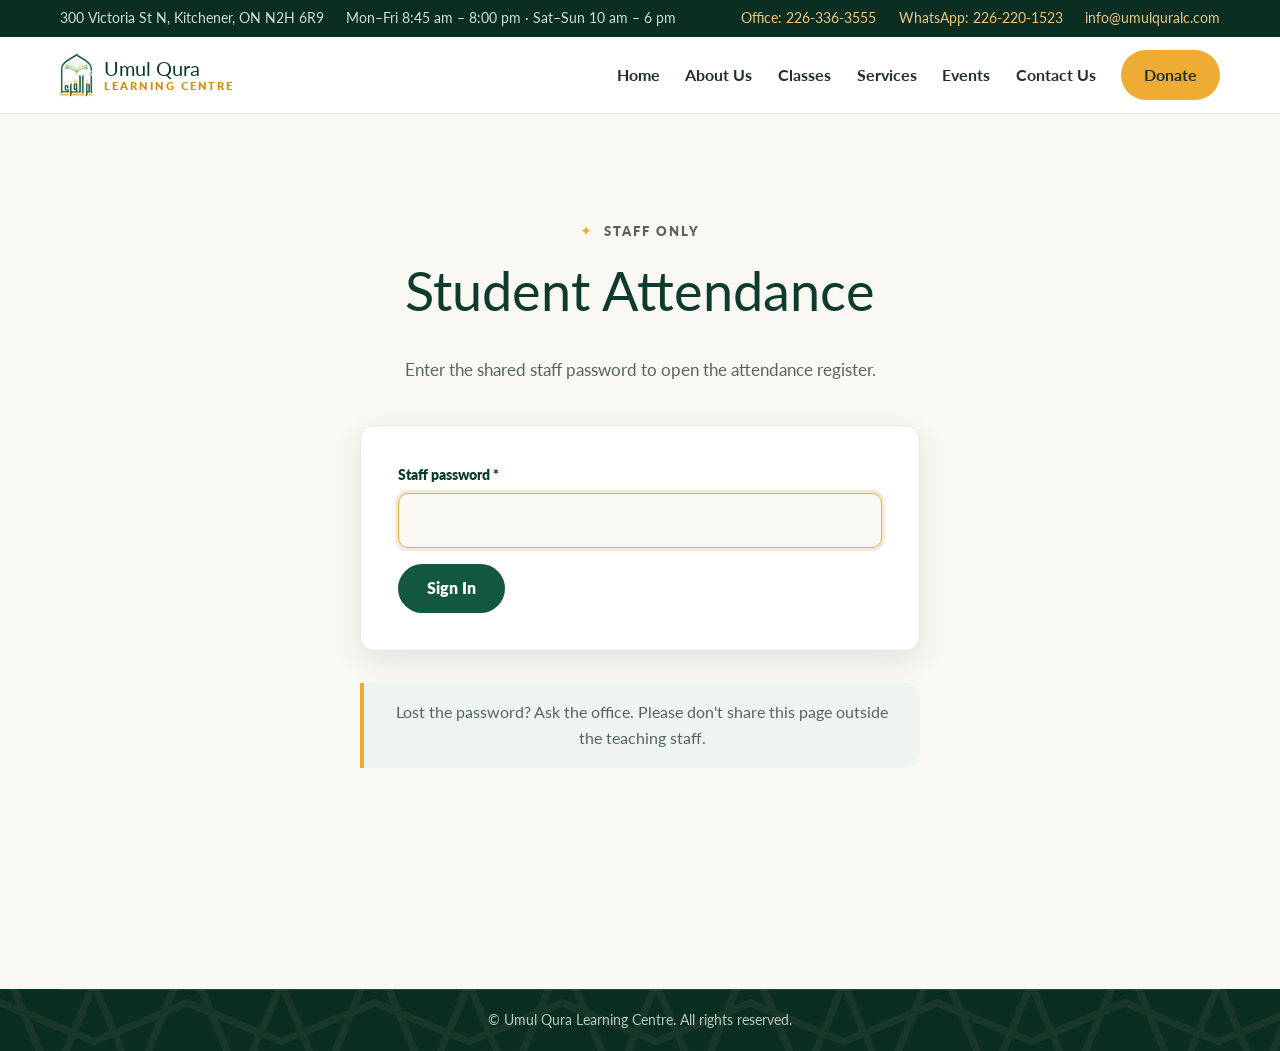
<file: attendance.html>
<!DOCTYPE html>
<html lang="en">

<head>
  <meta charset="UTF-8">
  <meta name="viewport" content="width=device-width, initial-scale=1">
  <title>Student Attendance | Umul Qura Learning Centre</title>
  <meta name="description" content="Student attendance register for Umul Qura Learning Centre classes.">
  <meta name="robots" content="noindex, nofollow">
  <link rel="preconnect" href="https://fonts.googleapis.com">
  <link rel="preconnect" href="https://fonts.gstatic.com" crossorigin>
  <link href="https://fonts.googleapis.com/css2?family=Lato:wght@400;700;900&display=swap" rel="stylesheet">
  <link rel="icon" type="image/png" href="favicon.png">
  <link rel="apple-touch-icon" href="apple-touch-icon.png">
  <link rel="stylesheet" href="css/style.css">
</head>

<body>
  <a class="skip-link" href="#main">Skip to main content</a>

  <div class="topbar">
    <div class="container">
      <div class="topbar__group">
        <span>300 Victoria St N, Kitchener, ON N2H 6R9</span>
        <span class="topbar__hours">Mon–Fri 8:45 am – 8:00 pm · Sat–Sun 10 am – 6 pm</span>
      </div>
      <div class="topbar__group">
        <a href="tel:+12263363555">Office: 226-336-3555</a>
        <a href="https://wa.me/12262201523">WhatsApp: 226-220-1523</a>
        <a href="mailto:info@umulquralc.com">info@umulquralc.com</a>
      </div>
    </div>
  </div>

  <header class="site-header">
    <div class="container">
      <a class="brand" href="index.html">
        <img class="brand__mark" src="images/logo.png" alt="Umul Qura Learning Centre logo">
        <span class="brand__name">Umul Qura<small>Learning Centre</small></span>
      </a>
      <input class="nav-toggle-input" type="checkbox" id="nav-toggle" aria-label="Open menu">
      <nav class="nav" aria-label="Main navigation">
        <a href="index.html">Home</a>
        <a href="about.html">About Us</a>
        <a href="classes.html">Classes</a>
        <a href="services.html">Services</a>
        <a href="events.html">Events</a>
        <a href="contact.html">Contact Us</a>
        <a class="btn btn--gold" href="https://app.irm.io/umulquralc.com/generaldonation">Donate</a>
      </nav>
      <label class="nav-toggle" for="nav-toggle" aria-hidden="true">
        <span></span><span></span><span></span>
      </label>
    </div>
  </header>

  <main id="main">
    <noscript>
      <section class="section">
        <div class="container att-login">
          <div class="section-head section-head--center">
            <h1>Student Attendance</h1>
          </div>
          <p class="note">This page needs JavaScript to load the class register. Please enable it in your browser
            settings, or use a different browser.</p>
        </div>
      </section>
    </noscript>

    <!-- Both views start hidden; attendance.js reveals whichever applies. -->
    <section class="section" id="login-view" hidden>
      <div class="container att-login">
        <div class="section-head section-head--center">
          <p class="eyebrow">Staff Only</p>
          <h1>Student Attendance</h1>
          <p>Enter the shared staff password to open the attendance register.</p>
        </div>

        <div class="form-card">
          <form id="login-form" autocomplete="off">
            <div class="form-grid">
              <div class="form-field form-field--full">
                <label for="password">Staff password *</label>
                <input id="password" name="password" type="password" autocomplete="current-password" required>
              </div>
              <div class="form-field--full">
                <button class="btn btn--green" type="submit" id="login-submit">Sign In</button>
              </div>
            </div>
          </form>
          <p class="att-status att-status--error" id="login-error" role="alert" hidden></p>
        </div>

        <p class="note mt-2">Lost the password? Ask the office. Please don't share this page outside the teaching
          staff.</p>
      </div>
    </section>

    <!-- The register itself. -->
    <section class="section" id="sheet-view" hidden>
      <div class="container">
        <div class="att-head">
          <div>
            <p class="eyebrow">Staff Only</p>
            <h1>Student Attendance</h1>
          </div>
          <button class="btn btn--outline" type="button" id="logout">Log Out</button>
        </div>

        <div class="form-card att-controls">
          <div class="form-grid">
            <div class="form-field">
              <label for="teacher">Teacher *</label>
              <select id="teacher" required>
                <option value="">Select your name…</option>
              </select>
            </div>

            <div class="form-field">
              <span class="att-legend">Today's Date</span>
              <p class="att-static-value" id="date-display"></p>
            </div>

            <div class="form-field form-field--full">
              <span class="att-legend" id="class-type-label">Class type *</span>
              <div class="att-radios" role="radiogroup" aria-labelledby="class-type-label">
                <label class="att-radio">
                  <input type="radio" name="class_type" value="weekend" checked>
                  <span>Weekend Class</span>
                </label>
                <label class="att-radio">
                  <input type="radio" name="class_type" value="evening_hifz">
                  <span>Evening Hifz</span>
                </label>
                <label class="att-radio">
                  <input type="radio" name="class_type" value="fulltime_hifz">
                  <span>Full-Time Hifz</span>
                </label>
                <label class="att-radio">
                  <input type="radio" name="class_type" value="tutoring">
                  <span>Tutoring</span>
                </label>
              </div>
            </div>

            <!-- Weekend class only. -->
            <div class="form-field" id="session-field">
              <label for="session">Session *</label>
              <select id="session">
                <option value="morning">Morning Class</option>
                <option value="afternoon">Afternoon Class</option>
              </select>
            </div>
          </div>
        </div>

        <div class="att-sheet mt-2" id="roster-panel">
          <div class="att-sheet__head">
            <h2>Students</h2>
            <div class="att-sheet__actions">
              <button class="btn btn--outline" type="button" id="view-history">View Past Attendance</button>
              <button class="btn btn--outline" type="button" id="add-student">Add Student</button>
            </div>
          </div>

          <!-- Revealed by Add Student. -->
          <form class="att-add" id="add-student-form" hidden autocomplete="off">
            <div class="form-grid">
              <div class="form-field">
                <label for="new-first">First name *</label>
                <input id="new-first" type="text" autocomplete="off">
              </div>
              <div class="form-field">
                <label for="new-last">Last name *</label>
                <input id="new-last" type="text" autocomplete="off">
              </div>
              <div class="form-field">
                <label for="new-dob">Date of birth <span class="att-optional">(optional)</span></label>
                <input id="new-dob" type="date">
              </div>
              <div class="form-field att-add__actions">
                <button class="btn btn--green" type="submit" id="add-student-save">Add to Class</button>
                <button class="btn btn--outline" type="button" id="add-student-cancel">Cancel</button>
              </div>
            </div>
          </form>

          <p class="att-empty" id="roster-empty" hidden>No students on this class list yet. Use
            <strong>Add Student</strong> to build the register.
          </p>

          <!-- Mirrors exactly what Save Attendance will write, and holds the
               button that writes it. -->
          <div class="att-summary" id="save-summary">
            <h3>Ready to Save</h3>
            <p class="att-summary__lead" id="summary-lead" role="status" aria-live="polite" hidden></p>
            <div class="att-summary__groups" id="summary-groups"></div>
            <div class="att-actions">
              <button class="btn btn--green btn--lg" type="button" id="save">Save Attendance</button>
              <p class="att-status" id="save-status" role="status" aria-live="polite" hidden></p>
            </div>
          </div>

          <div class="att-table-wrap">
            <table class="att-table" id="roster-table" hidden>
              <thead>
                <tr>
                  <th scope="col">Student</th>
                  <th scope="col">Date of birth</th>
                  <th scope="col">Attendance</th>
                  <th scope="col">Lesson</th>
                  <th scope="col">Review</th>
                  <th scope="col">Comment</th>
                  <th scope="col"><span class="att-sr">Remove student</span></th>
                </tr>
              </thead>
              <tbody id="roster-body"></tbody>
            </table>
          </div>
        </div>

        <!-- Read-only view of a date range's saved attendance; printable. -->
        <div class="att-sheet mt-2" id="history-panel" hidden>
          <div class="att-sheet__head">
            <h2>Past Attendance</h2>
            <div class="att-sheet__actions no-print">
              <button class="btn btn--outline" type="button" id="history-print">Print / Save as PDF</button>
              <button class="btn btn--outline" type="button" id="history-close">Back to Class List</button>
            </div>
          </div>

          <div class="form-grid no-print">
            <div class="form-field form-field--full">
              <span class="att-legend" id="history-range-label">Date range *</span>
              <div class="att-radios" role="radiogroup" aria-labelledby="history-range-label">
                <label class="att-radio">
                  <input type="radio" name="history_range" value="last_week" checked>
                  <span>Last Week</span>
                </label>
                <label class="att-radio">
                  <input type="radio" name="history_range" value="last_month">
                  <span>Last Month</span>
                </label>
                <label class="att-radio">
                  <input type="radio" name="history_range" value="custom">
                  <span>Custom</span>
                </label>
              </div>
            </div>

            <div class="form-field" id="history-start-field" hidden>
              <label for="history-start">Start date *</label>
              <input id="history-start" type="date">
            </div>
            <div class="form-field" id="history-end-field" hidden>
              <label for="history-end">End date *</label>
              <input id="history-end" type="date">
            </div>

            <div class="form-field form-field--full">
              <label for="history-student">Student</label>
              <select id="history-student">
                <option value="">All Students</option>
              </select>
            </div>
          </div>

          <div class="att-print-header">
            <h2>Umul Qura Learning Centre — Attendance Report</h2>
            <p id="print-meta"></p>
          </div>

          <p class="att-status" id="history-summary" role="status" hidden></p>

          <p class="att-empty" id="history-empty" hidden>No attendance was saved for this range.</p>

          <div class="att-table-wrap">
            <table class="att-table" id="history-table" hidden>
              <thead>
                <tr>
                  <th scope="col">Date</th>
                  <th scope="col">Student</th>
                  <th scope="col">Attendance</th>
                  <th scope="col">Lesson</th>
                  <th scope="col">Review</th>
                  <th scope="col">Comment</th>
                </tr>
              </thead>
              <tbody id="history-body"></tbody>
            </table>
          </div>

          <p class="att-status no-print" id="history-status" role="status" aria-live="polite" hidden></p>
        </div>
      </div>
    </section>
  </main>

  <footer class="site-footer">
    <div class="container">
      <div class="site-footer__bottom">© Umul Qura Learning Centre. All rights reserved.</div>
    </div>
  </footer>

  <script src="js/attendance.js"></script>
</body>

</html>
</file>
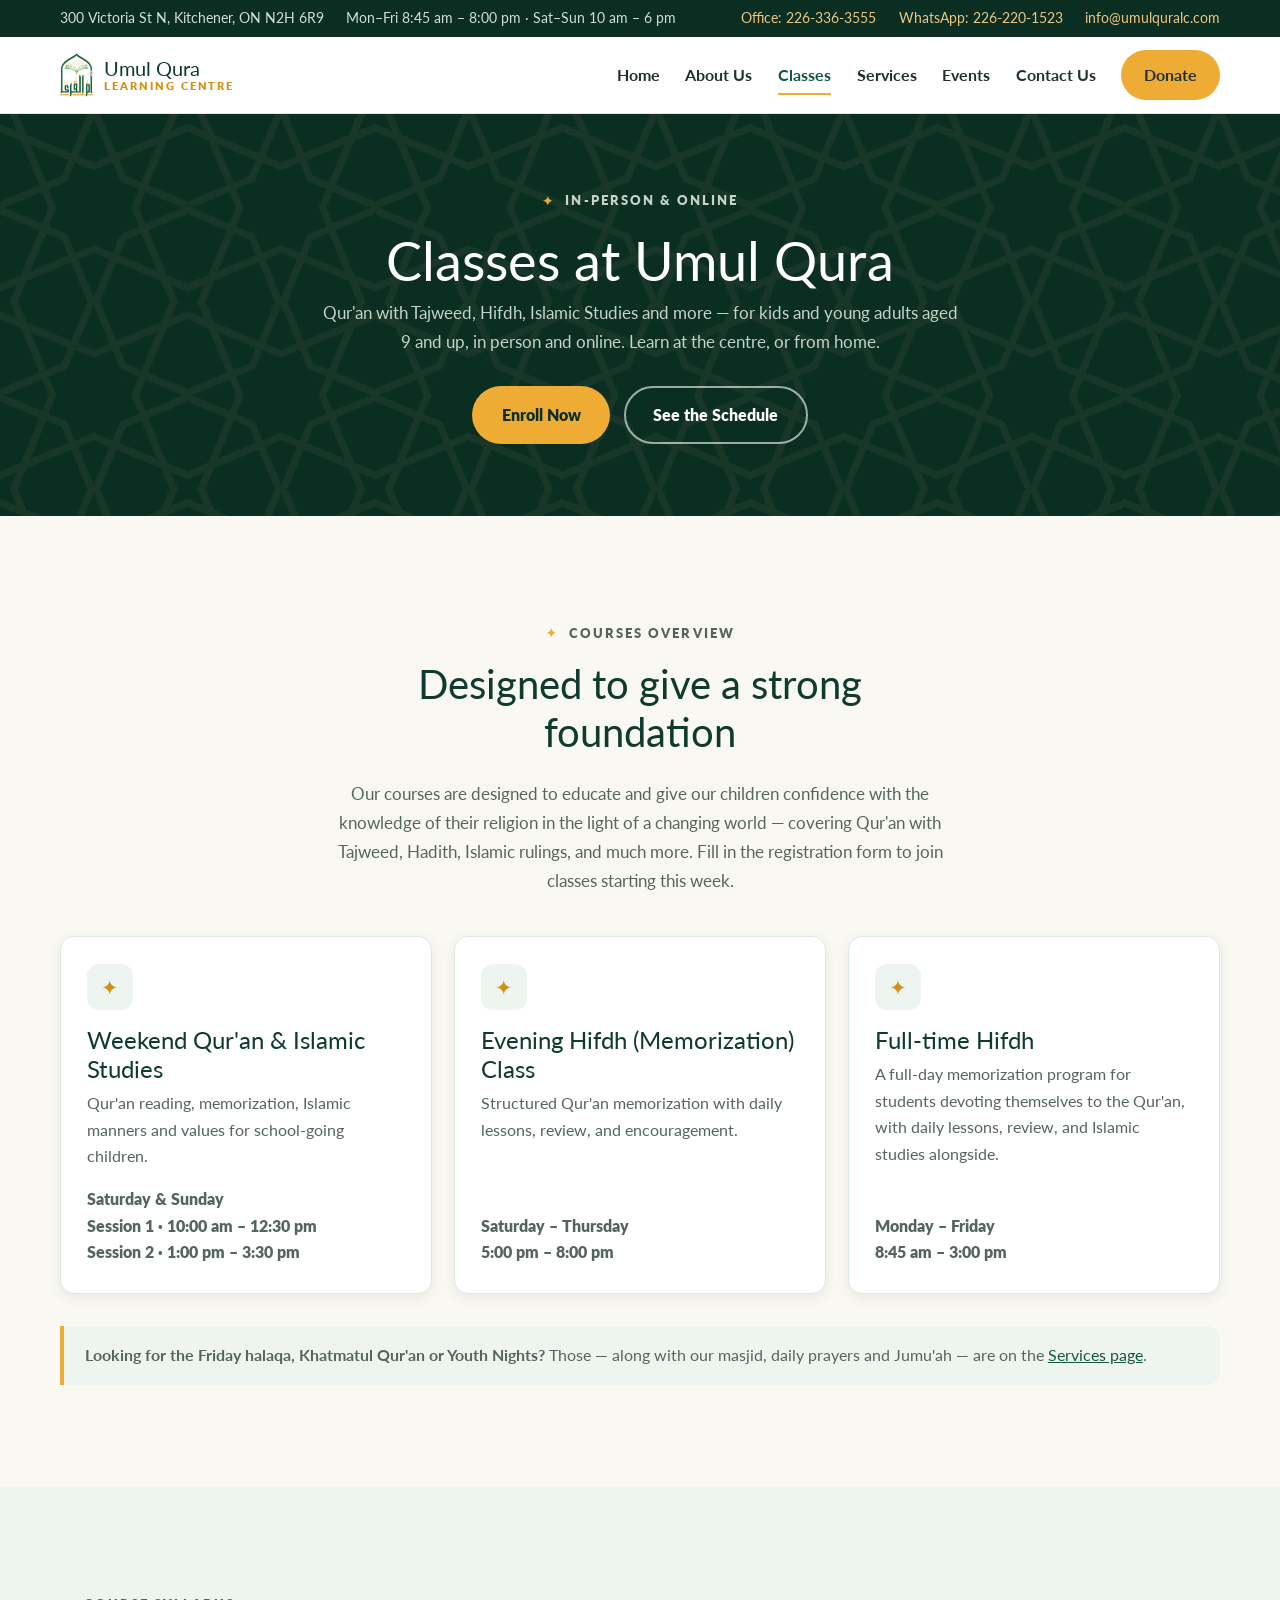
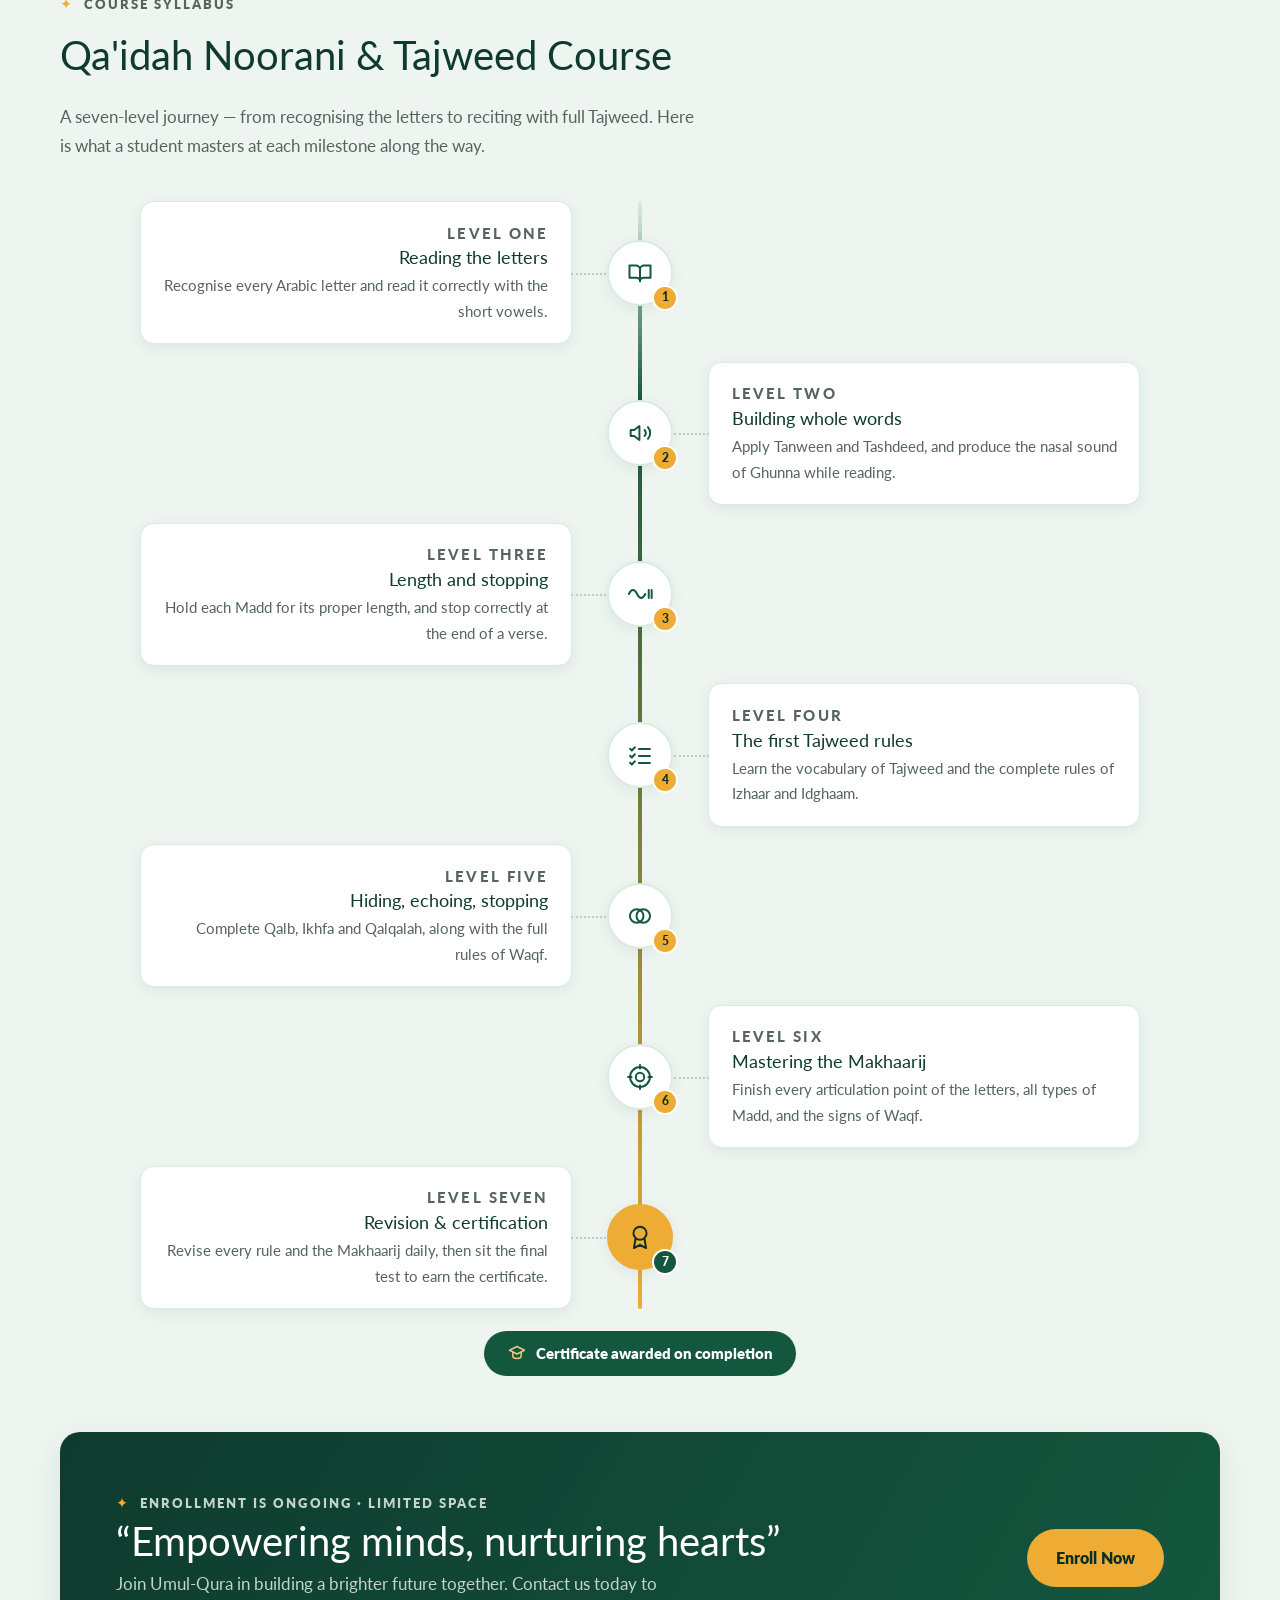
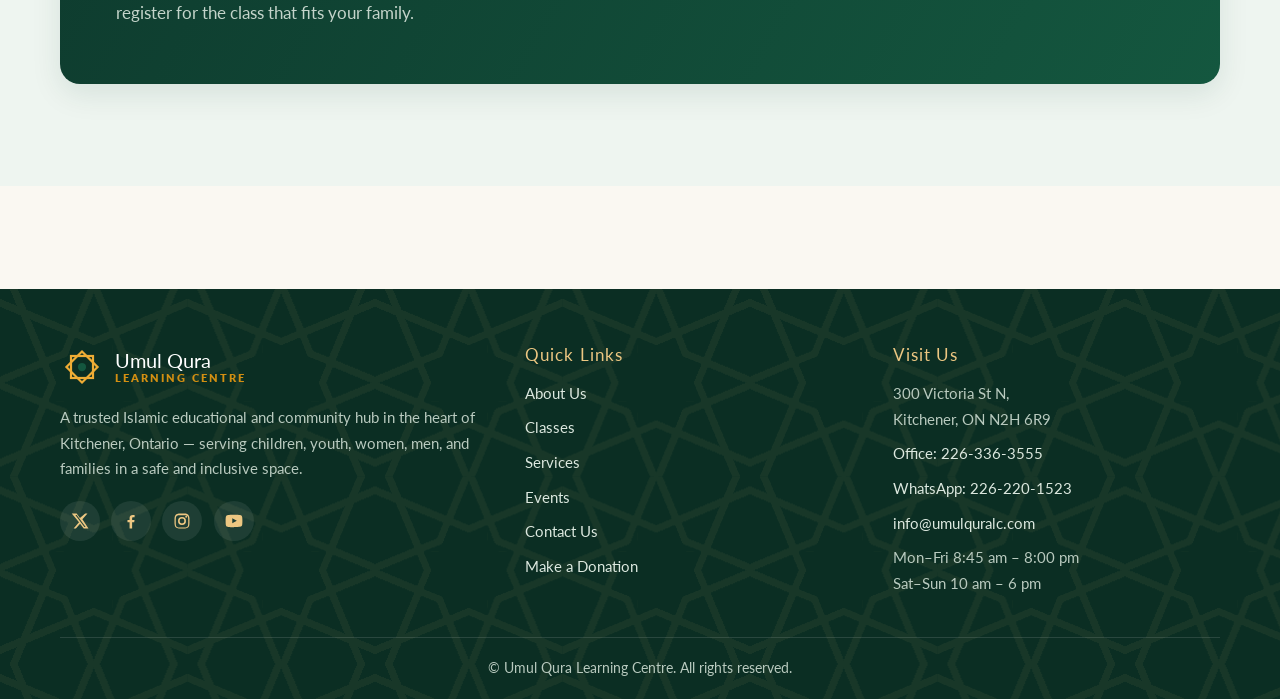
<file: classes.html>
<!DOCTYPE html>
<html lang="en">

<head>
  <meta charset="UTF-8">
  <meta name="viewport" content="width=device-width, initial-scale=1">
  <title>Classes | Umul Qura Learning Centre</title>
  <meta name="description"
    content="Qur'an with Tajweed, Islamic Studies, weekend school, evening Hifdh and full-time Hifdh — in person and online at Umul Qura Learning Centre in Kitchener.">
  <link rel="preconnect" href="https://fonts.googleapis.com">
  <link rel="preconnect" href="https://fonts.gstatic.com" crossorigin>
  <link href="https://fonts.googleapis.com/css2?family=Lato:wght@400;700;900&display=swap" rel="stylesheet">
  <link rel="canonical" href="https://umulquralc.com/classes.html">
  <meta property="og:site_name" content="Umul Qura Learning Centre">
  <meta property="og:type" content="website">
  <meta property="og:url" content="https://umulquralc.com/classes.html">
  <meta property="og:title" content="Classes | Umul Qura Learning Centre">
  <meta property="og:description"
    content="Qur'an with Tajweed, Islamic Studies, weekend school, evening Hifdh and full-time Hifdh — in person and online at Umul Qura Learning Centre in Kitchener.">
  <meta property="og:image" content="https://umulquralc.com/images/og_image.jpg">
  <meta property="og:image:width" content="1200">
  <meta property="og:image:height" content="630">
  <meta name="twitter:card" content="summary_large_image">
  <link rel="icon" type="image/png" href="favicon.png">
  <link rel="apple-touch-icon" href="apple-touch-icon.png">
  <link rel="stylesheet" href="css/style.css">
</head>

<body>
  <a class="skip-link" href="#main">Skip to main content</a>

  <div class="topbar">
    <div class="container">
      <div class="topbar__group">
        <span>300 Victoria St N, Kitchener, ON N2H 6R9</span>
        <span class="topbar__hours">Mon–Fri 8:45 am – 8:00 pm · Sat–Sun 10 am – 6 pm</span>
      </div>
      <div class="topbar__group">
        <a href="tel:+12263363555">Office: 226-336-3555</a>
        <a href="https://wa.me/12262201523">WhatsApp: 226-220-1523</a>
        <a href="mailto:info@umulquralc.com">info@umulquralc.com</a>
      </div>
    </div>
  </div>

  <header class="site-header">
    <div class="container">
      <a class="brand" href="index.html">
        <img class="brand__mark" src="images/logo.png" alt="Umul Qura Learning Centre logo">
        <span class="brand__name">Umul Qura<small>Learning Centre</small></span>
      </a>
      <input class="nav-toggle-input" type="checkbox" id="nav-toggle" aria-label="Open menu">
      <nav class="nav" aria-label="Main navigation">
        <a href="index.html">Home</a>
        <a href="about.html">About Us</a>
        <a href="classes.html" aria-current="page">Classes</a>
        <a href="services.html">Services</a>
        <a href="events.html">Events</a>
        <a href="contact.html">Contact Us</a>
        <a class="btn btn--gold" href="https://app.irm.io/umulquralc.com/generaldonation">Donate</a>
      </nav>
      <label class="nav-toggle" for="nav-toggle" aria-hidden="true">
        <span></span><span></span><span></span>
      </label>
    </div>
  </header>

  <main id="main">
    <section class="page-hero">
      <div class="container">
        <p class="eyebrow">In-Person &amp; Online</p>
        <h1>Classes at Umul Qura</h1>
        <p>Qur'an with Tajweed, Hifdh, Islamic Studies and more — for kids and young adults aged 9 and up, in person and
          online. Learn at the centre, or from home.</p>
        <div class="hero__actions" style="justify-content:center">
          <a class="btn btn--gold" href="contact.html">Enroll Now</a>
          <a class="btn btn--outline-light" href="#schedule">See the Schedule</a>
        </div>
      </div>
    </section>

    <section class="section">
      <div class="container">
        <div class="section-head section-head--center">
          <p class="eyebrow">Courses Overview</p>
          <h2>Designed to give a strong foundation</h2>
          <p>Our courses are designed to educate and give our children confidence with the knowledge of their religion
            in the light of a changing world — covering Qur'an with Tajweed, Hadith, Islamic rulings, and much more.
            Fill in the registration form to join classes starting this week.</p>
        </div>

        <div id="schedule" class="grid grid--3">
          <article class="card schedule-card">
            <div class="card__icon" aria-hidden="true">✦</div>
            <h3>Weekend Qur'an &amp; Islamic Studies</h3>
            <p>Qur'an reading, memorization, Islamic manners and values for school-going children.</p>
            <p class="schedule-card__time">Saturday &amp; Sunday<span>Session 1 · 10:00 am – 12:30
                pm</span><span>Session 2 · 1:00 pm – 3:30 pm</span></p>
          </article>
          <article class="card schedule-card">
            <div class="card__icon" aria-hidden="true">✦</div>
            <h3>Evening Hifdh (Memorization) Class</h3>
            <p>Structured Qur'an memorization with daily lessons, review, and encouragement.</p>
            <p class="schedule-card__time">Saturday – Thursday<span>5:00 pm – 8:00 pm</span></p>
          </article>
          <article class="card schedule-card">
            <div class="card__icon" aria-hidden="true">✦</div>
            <h3>Full-time Hifdh</h3>
            <p>A full-day memorization program for students devoting themselves to the Qur'an, with daily lessons,
              review, and Islamic studies alongside.</p>
            <p class="schedule-card__time">Monday – Friday<span>8:45 am – 3:00 pm</span></p>
          </article>
        </div>

        <div class="note mt-2">
          <strong>Looking for the Friday halaqa, Khatmatul Qur'an or Youth Nights?</strong> Those — along with our
          masjid, daily prayers and Jumu'ah — are on the <a href="services.html">Services page</a>.
        </div>
      </div>
    </section>

    <section class="section section--tint">
      <div class="container">
        <div class="section-head">
          <p class="eyebrow">Course Syllabus</p>
          <h2>Qa'idah Noorani &amp; Tajweed Course</h2>
          <p>A seven-level journey — from recognising the letters to reciting with full Tajweed. Here is what a student
            masters at each milestone along the way.</p>
        </div>
        <ol class="path">
          <li class="path__step">
            <div class="path__marker" aria-hidden="true">
              <svg viewBox="0 0 24 24">
                <path d="M3 5.5h5.5a3.5 3.5 0 0 1 3.5 3.5v10a3 3 0 0 0-3-3H3z" />
                <path d="M21 5.5h-5.5a3.5 3.5 0 0 0-3.5 3.5v10a3 3 0 0 1 3-3H21z" />
              </svg>
              <span class="path__num">1</span>
            </div>
            <div class="path__card">
              <p class="path__label">Level One</p>
              <h3>Reading the letters</h3>
              <p>Recognise every Arabic letter and read it correctly with the short vowels.</p>
            </div>
          </li>
          <li class="path__step">
            <div class="path__marker" aria-hidden="true">
              <svg viewBox="0 0 24 24">
                <path d="M4 9.5h3l4.5-3.5v12L7 14.5H4z" />
                <path d="M16 9.5a4 4 0 0 1 0 5" />
                <path d="M18.8 7a7.5 7.5 0 0 1 0 10" />
              </svg>
              <span class="path__num">2</span>
            </div>
            <div class="path__card">
              <p class="path__label">Level Two</p>
              <h3>Building whole words</h3>
              <p>Apply Tanween and Tashdeed, and produce the nasal sound of Ghunna while reading.</p>
            </div>
          </li>
          <li class="path__step">
            <div class="path__marker" aria-hidden="true">
              <svg viewBox="0 0 24 24">
                <path d="M2.5 12c2.2-4.5 4.8-4.5 7 0s4.8 4.5 7 0" />
                <path d="M19.5 8.5v7" />
                <path d="M22 8.5v7" />
              </svg>
              <span class="path__num">3</span>
            </div>
            <div class="path__card">
              <p class="path__label">Level Three</p>
              <h3>Length and stopping</h3>
              <p>Hold each Madd for its proper length, and stop correctly at the end of a verse.</p>
            </div>
          </li>
          <li class="path__step">
            <div class="path__marker" aria-hidden="true">
              <svg viewBox="0 0 24 24">
                <path d="M3.5 6.6 5 8.1l2.6-2.7" />
                <path d="M3.5 12.6 5 14.1l2.6-2.7" />
                <path d="M3.5 18.6 5 20.1l2.6-2.7" />
                <path d="M11 6.8h9.5M11 12.8h9.5M11 18.8h9.5" />
              </svg>
              <span class="path__num">4</span>
            </div>
            <div class="path__card">
              <p class="path__label">Level Four</p>
              <h3>The first Tajweed rules</h3>
              <p>Learn the vocabulary of Tajweed and the complete rules of Izhaar and Idghaam.</p>
            </div>
          </li>
          <li class="path__step">
            <div class="path__marker" aria-hidden="true">
              <svg viewBox="0 0 24 24">
                <circle cx="9.2" cy="12" r="5.8" />
                <circle cx="14.8" cy="12" r="5.8" />
              </svg>
              <span class="path__num">5</span>
            </div>
            <div class="path__card">
              <p class="path__label">Level Five</p>
              <h3>Hiding, echoing, stopping</h3>
              <p>Complete Qalb, Ikhfa and Qalqalah, along with the full rules of Waqf.</p>
            </div>
          </li>
          <li class="path__step">
            <div class="path__marker" aria-hidden="true">
              <svg viewBox="0 0 24 24">
                <circle cx="12" cy="12" r="8.5" />
                <circle cx="12" cy="12" r="3.6" />
                <path d="M12 1.8v3M12 19.2v3M1.8 12h3M19.2 12h3" />
              </svg>
              <span class="path__num">6</span>
            </div>
            <div class="path__card">
              <p class="path__label">Level Six</p>
              <h3>Mastering the Makhaarij</h3>
              <p>Finish every articulation point of the letters, all types of Madd, and the signs of Waqf.</p>
            </div>
          </li>
          <li class="path__step path__step--final">
            <div class="path__marker" aria-hidden="true">
              <svg viewBox="0 0 24 24">
                <circle cx="12" cy="8.8" r="5.6" />
                <path d="M8.2 13.4 6.8 21.5 12 18.7l5.2 2.8-1.4-8.1" />
              </svg>
              <span class="path__num">7</span>
            </div>
            <div class="path__card">
              <p class="path__label">Level Seven</p>
              <h3>Revision &amp; certification</h3>
              <p>Revise every rule and the Makhaarij daily, then sit the final test to earn the certificate.</p>
            </div>
          </li>
        </ol>
        <p class="path__finish">
          <svg viewBox="0 0 24 24" aria-hidden="true">
            <path d="M12 3 3 7.5l9 4.5 9-4.5z" />
            <path d="M7 9.8v4.7c0 1.6 2.2 2.9 5 2.9s5-1.3 5-2.9V9.8" />
          </svg>
          Certificate awarded on completion
        </p>

        <div class="cta-band mt-3">
          <div>
            <p class="eyebrow">Enrollment is ongoing · Limited space</p>
            <h2>&ldquo;Empowering minds, nurturing hearts&rdquo;</h2>
            <p>Join Umul-Qura in building a brighter future together. Contact us today to register for the class that
              fits your family.</p>
          </div>
          <a class="btn btn--gold" href="contact.html">Enroll Now</a>
        </div>
      </div>
    </section>
  </main>

  <footer class="site-footer">
    <div class="container">
      <div class="site-footer__grid">
        <div>
          <a class="brand" href="index.html">
            <svg class="brand__mark" viewBox="0 0 48 48" aria-hidden="true" focusable="false">
              <g fill="none" stroke="#eeac35" stroke-width="2.4">
                <rect x="12" y="12" width="24" height="24" />
                <rect x="12" y="12" width="24" height="24" transform="rotate(45 24 24)" />
              </g>
              <circle cx="24" cy="24" r="4.5" fill="#14573f" />
            </svg>
            <span class="brand__name">Umul Qura<small>Learning Centre</small></span>
          </a>
          <p>A trusted Islamic educational and community hub in the heart of Kitchener, Ontario — serving children,
            youth, women, men, and families in a safe and inclusive space.</p>
          <div class="footer-social">
            <a href="https://x.com/umulquralc?s=21" aria-label="Umul Qura on X (Twitter)"><svg viewBox="0 0 24 24">
                <path
                  d="M18.9 2H22l-6.8 7.8L23.3 22h-6.3l-4.9-6.4L6.5 22H3.4l7.3-8.3L1 2h6.5l4.4 5.9L18.9 2zm-1.1 18h1.7L7.6 3.9H5.8L17.8 20z" />
              </svg></a>
            <a href="https://www.facebook.com/profile.php?id=100004609066171" aria-label="Umul Qura on Facebook"><svg
                viewBox="0 0 24 24">
                <path
                  d="M13.5 22v-8.2h2.8l.4-3.2h-3.2V8.6c0-.9.3-1.6 1.6-1.6h1.7V4.1c-.3 0-1.3-.1-2.5-.1-2.5 0-4.2 1.5-4.2 4.3v2.3H7.3v3.2h2.8V22h3.4z" />
              </svg></a>
            <a href="https://www.instagram.com/umulquraic?utm_source=qr" aria-label="Umul Qura on Instagram"><svg
                viewBox="0 0 24 24">
                <path
                  d="M12 8.8A3.2 3.2 0 1 0 12 15.2 3.2 3.2 0 0 0 12 8.8zm0-2.1a5.3 5.3 0 1 1 0 10.6 5.3 5.3 0 0 1 0-10.6zm6.8-.3a1.24 1.24 0 1 1-2.5 0 1.24 1.24 0 0 1 2.5 0zM12 4.2c-2.6 0-2.9 0-4 .1-1 0-1.5.2-1.9.3-.5.2-.8.4-1.2.8-.4.4-.6.7-.8 1.2-.1.4-.3.9-.3 1.9-.1 1.1-.1 1.4-.1 4s0 2.9.1 4c0 1 .2 1.5.3 1.9.2.5.4.8.8 1.2.4.4.7.6 1.2.8.4.1.9.3 1.9.3 1.1.1 1.4.1 4 .1s2.9 0 4-.1c1 0 1.5-.2 1.9-.3.5-.2.8-.4 1.2-.8.4-.4.6-.7.8-1.2.1-.4.3-.9.3-1.9.1-1.1.1-1.4.1-4s0-2.9-.1-4c0-1-.2-1.5-.3-1.9-.2-.5-.4-.8-.8-1.2a3 3 0 0 0-1.2-.8c-.4-.1-.9-.3-1.9-.3-1.1-.1-1.4-.1-4-.1zM12 2c2.7 0 3 0 4.1.1 1.1 0 1.8.2 2.4.5.7.2 1.2.6 1.8 1.1.5.6.9 1.1 1.1 1.8.3.6.4 1.3.5 2.4.1 1.1.1 1.4.1 4.1s0 3-.1 4.1c0 1.1-.2 1.8-.5 2.4a4.9 4.9 0 0 1-1.1 1.8c-.6.5-1.1.9-1.8 1.1-.6.3-1.3.4-2.4.5-1.1.1-1.4.1-4.1.1s-3 0-4.1-.1c-1.1 0-1.8-.2-2.4-.5a4.9 4.9 0 0 1-1.8-1.1 4.9 4.9 0 0 1-1.1-1.8c-.3-.6-.4-1.3-.5-2.4C2 15 2 14.7 2 12s0-3 .1-4.1c0-1.1.2-1.8.5-2.4.2-.7.6-1.2 1.1-1.8a4.9 4.9 0 0 1 1.8-1.1c.6-.3 1.3-.4 2.4-.5C9 2 9.3 2 12 2z" />
              </svg></a>
            <a href="https://www.youtube.com/UmulquraDugsi" aria-label="Umul Qura on YouTube"><svg viewBox="0 0 24 24">
                <path
                  d="M23 7.2s-.2-1.6-.9-2.3c-.9-.9-1.9-.9-2.3-1C16.6 3.6 12 3.6 12 3.6s-4.6 0-7.8.3c-.4.1-1.4.1-2.3 1-.7.7-.9 2.3-.9 2.3S.8 9.1.8 11v1.8c0 1.9.2 3.8.2 3.8s.2 1.6.9 2.3c.9.9 2 .9 2.5 1 1.8.2 7.6.3 7.6.3s4.6 0 7.8-.4c.4-.1 1.4-.1 2.3-1 .7-.7.9-2.3.9-2.3s.2-1.9.2-3.8V11c0-1.9-.2-3.8-.2-3.8zM9.7 15.1V8.4l6.1 3.4-6.1 3.3z" />
              </svg></a>
          </div>
        </div>
        <div>
          <h3>Quick Links</h3>
          <ul>
            <li><a href="about.html">About Us</a></li>
            <li><a href="classes.html">Classes</a></li>
            <li><a href="services.html">Services</a></li>
            <li><a href="events.html">Events</a></li>
            <li><a href="contact.html">Contact Us</a></li>
            <li><a href="https://app.irm.io/umulquralc.com/generaldonation">Make a Donation</a></li>
          </ul>
        </div>
        <div>
          <h3>Visit Us</h3>
          <ul>
            <li>300 Victoria St N,<br>Kitchener, ON N2H 6R9</li>
            <li><a href="tel:+12263363555">Office: 226-336-3555</a></li>
            <li><a href="https://wa.me/12262201523">WhatsApp: 226-220-1523</a></li>
            <li><a href="mailto:info@umulquralc.com">info@umulquralc.com</a></li>
            <li>Mon–Fri 8:45 am – 8:00 pm<br>Sat–Sun 10 am – 6 pm</li>
          </ul>
        </div>
      </div>
      <div class="site-footer__bottom">© Umul Qura Learning Centre. All rights reserved.</div>
    </div>
  </footer>
</body>

</html>
</file>
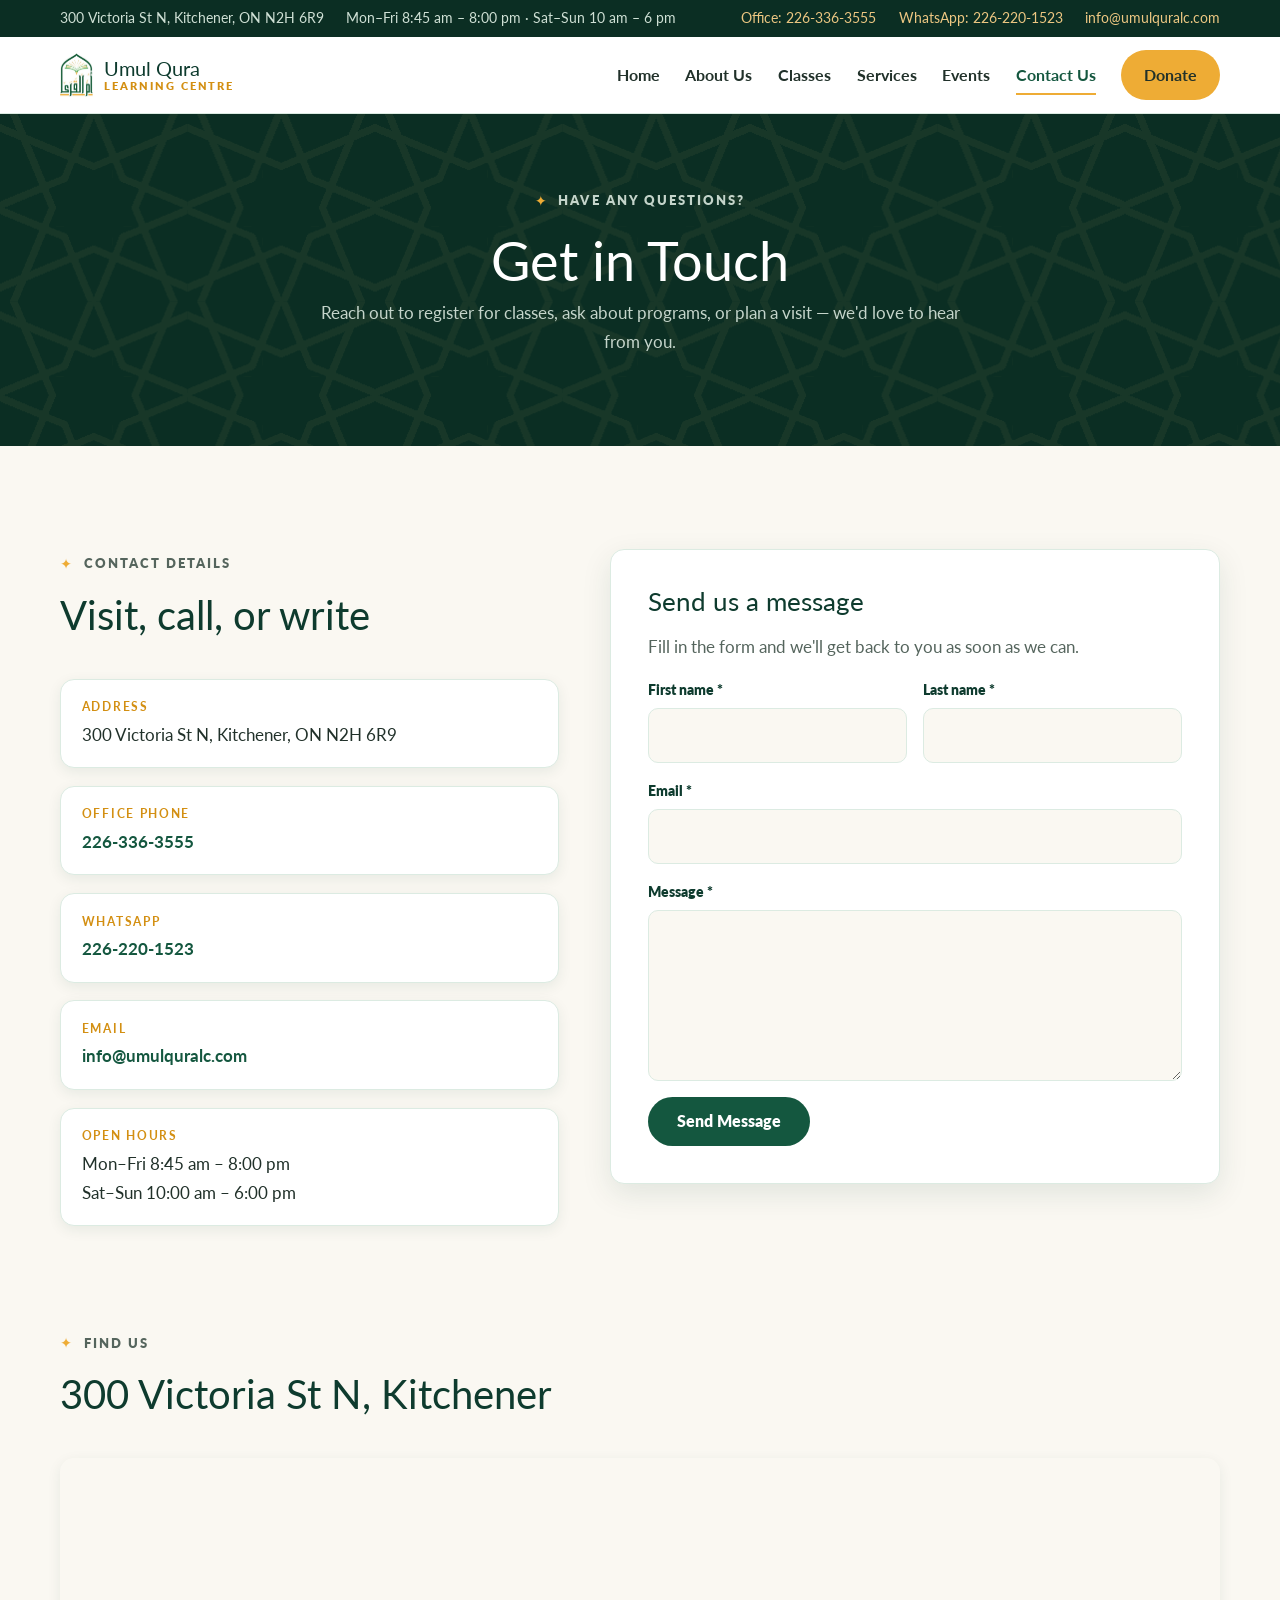
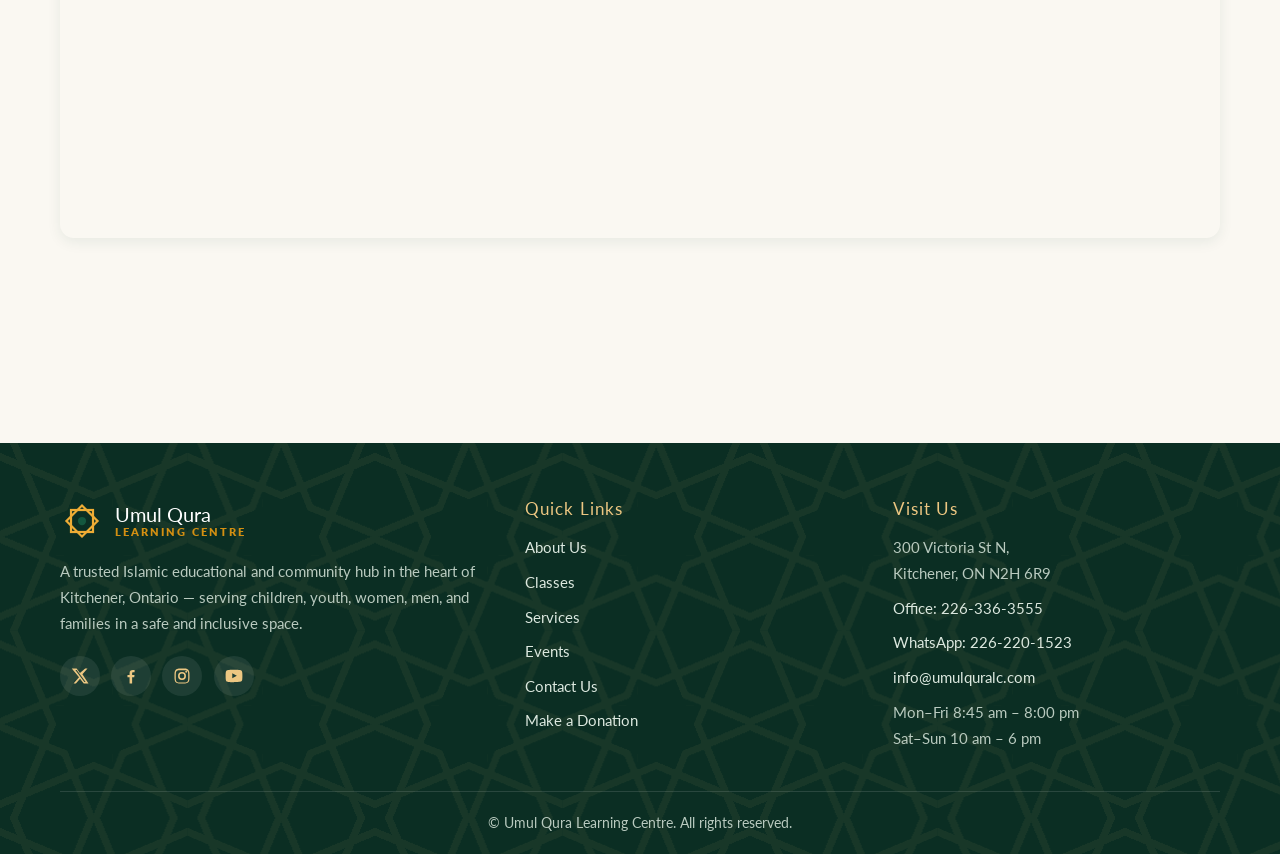
<file: contact.html>
<!DOCTYPE html>
<html lang="en">

<head>
  <meta charset="UTF-8">
  <meta name="viewport" content="width=device-width, initial-scale=1">
  <title>Contact Us | Umul Qura Learning Centre</title>
  <meta name="description"
    content="Contact Umul Qura Learning Centre — 300 Victoria St N, Kitchener, ON. Call 226-336-3555, WhatsApp 226-220-1523, or email info@umulquralc.com.">
  <link rel="preconnect" href="https://fonts.googleapis.com">
  <link rel="preconnect" href="https://fonts.gstatic.com" crossorigin>
  <link href="https://fonts.googleapis.com/css2?family=Lato:wght@400;700;900&display=swap" rel="stylesheet">
  <link rel="canonical" href="https://umulquralc.com/contact.html">
  <meta property="og:site_name" content="Umul Qura Learning Centre">
  <meta property="og:type" content="website">
  <meta property="og:url" content="https://umulquralc.com/contact.html">
  <meta property="og:title" content="Contact Us | Umul Qura Learning Centre">
  <meta property="og:description" content="Contact Umul Qura Learning Centre — 300 Victoria St N, Kitchener, ON. Call 226-336-3555, WhatsApp 226-220-1523, or email info@umulquralc.com.">
  <meta property="og:image" content="https://umulquralc.com/images/og_image.jpg">
  <meta property="og:image:width" content="1200">
  <meta property="og:image:height" content="630">
  <meta name="twitter:card" content="summary_large_image">
  <link rel="icon" type="image/png" href="favicon.png">
  <link rel="apple-touch-icon" href="apple-touch-icon.png">
  <link rel="stylesheet" href="css/style.css">
</head>

<body>
  <a class="skip-link" href="#main">Skip to main content</a>

  <div class="topbar">
    <div class="container">
      <div class="topbar__group">
        <span>300 Victoria St N, Kitchener, ON N2H 6R9</span>
        <span class="topbar__hours">Mon–Fri 8:45 am – 8:00 pm · Sat–Sun 10 am – 6 pm</span>
      </div>
      <div class="topbar__group">
        <a href="tel:+12263363555">Office: 226-336-3555</a>
        <a href="https://wa.me/12262201523">WhatsApp: 226-220-1523</a>
        <a href="mailto:info@umulquralc.com">info@umulquralc.com</a>
      </div>
    </div>
  </div>

  <header class="site-header">
    <div class="container">
      <a class="brand" href="index.html">
        <img class="brand__mark" src="images/logo.png" alt="Umul Qura Learning Centre logo">
        <span class="brand__name">Umul Qura<small>Learning Centre</small></span>
      </a>
      <input class="nav-toggle-input" type="checkbox" id="nav-toggle" aria-label="Open menu">
      <nav class="nav" aria-label="Main navigation">
        <a href="index.html">Home</a>
        <a href="about.html">About Us</a>
        <a href="classes.html">Classes</a>
        <a href="services.html">Services</a>
        <a href="events.html">Events</a>
        <a href="contact.html" aria-current="page">Contact Us</a>
        <a class="btn btn--gold" href="https://app.irm.io/umulquralc.com/generaldonation">Donate</a>
      </nav>
      <label class="nav-toggle" for="nav-toggle" aria-hidden="true">
        <span></span><span></span><span></span>
      </label>
    </div>
  </header>

  <main id="main">
    <section class="page-hero">
      <div class="container">
        <p class="eyebrow">Have Any Questions?</p>
        <h1>Get in Touch</h1>
        <p>Reach out to register for classes, ask about programs, or plan a visit — we'd love to hear from you.</p>
      </div>
    </section>

    <section class="section">
      <div class="container contact-layout">
        <div>
          <div class="section-head">
            <p class="eyebrow">Contact Details</p>
            <h2>Visit, call, or write</h2>
          </div>
          <ul class="contact-list">
            <li><strong>Address</strong>300 Victoria St N, Kitchener, ON N2H 6R9</li>
            <li><strong>Office Phone</strong><a href="tel:+12263363555">226-336-3555</a></li>
            <li><strong>WhatsApp</strong><a href="https://wa.me/12262201523">226-220-1523</a></li>
            <li><strong>Email</strong><a href="mailto:info@umulquralc.com">info@umulquralc.com</a></li>
            <li><strong>Open Hours</strong>Mon–Fri 8:45 am – 8:00 pm<br>Sat–Sun 10:00 am – 6:00 pm</li>
          </ul>
        </div>

        <div class="form-card">
          <h2 style="font-size:1.6rem">Send us a message</h2>
          <p style="color:var(--ink-soft)">Fill in the form and we'll get back to you as soon as we can.</p>
          <form action="https://formspree.io/f/xzdngbob" method="POST">
            <div class="form-grid">
              <div class="form-field">
                <label for="first-name">First name *</label>
                <input id="first-name" name="first_name" type="text" autocomplete="given-name" required>
              </div>
              <div class="form-field">
                <label for="last-name">Last name *</label>
                <input id="last-name" name="last_name" type="text" autocomplete="family-name" required>
              </div>
              <div class="form-field form-field--full">
                <label for="email">Email *</label>
                <input id="email" name="email" type="email" autocomplete="email" required>
              </div>
              <div class="form-field form-field--full">
                <label for="message">Message *</label>
                <textarea id="message" name="message" rows="5" required></textarea>
              </div>
              <div class="form-field--full">
                <button class="btn btn--green" type="submit">Send Message</button>
              </div>
            </div>
          </form>
        </div>
      </div>
    </section>

    <section class="section" style="padding-top:0">
      <div class="container">
        <div class="section-head">
          <p class="eyebrow">Find Us</p>
          <h2>300 Victoria St N, Kitchener</h2>
        </div>
        <iframe class="map-embed" loading="lazy"
          title="Map showing Umul Qura Learning Centre at 300 Victoria St N, Kitchener, Ontario"
          src="https://www.google.com/maps?q=300%20Victoria%20St%20N%2C%20Kitchener%2C%20ON%20N2H%206R9&amp;output=embed"
          referrerpolicy="no-referrer-when-downgrade" allowfullscreen></iframe>
      </div>
    </section>
  </main>

  <footer class="site-footer">
    <div class="container">
      <div class="site-footer__grid">
        <div>
          <a class="brand" href="index.html">
            <svg class="brand__mark" viewBox="0 0 48 48" aria-hidden="true" focusable="false">
              <g fill="none" stroke="#eeac35" stroke-width="2.4">
                <rect x="12" y="12" width="24" height="24" />
                <rect x="12" y="12" width="24" height="24" transform="rotate(45 24 24)" />
              </g>
              <circle cx="24" cy="24" r="4.5" fill="#14573f" />
            </svg>
            <span class="brand__name">Umul Qura<small>Learning Centre</small></span>
          </a>
          <p>A trusted Islamic educational and community hub in the heart of Kitchener, Ontario — serving children,
            youth, women, men, and families in a safe and inclusive space.</p>
          <div class="footer-social">
            <a href="https://x.com/umulquralc?s=21" aria-label="Umul Qura on X (Twitter)"><svg viewBox="0 0 24 24">
                <path
                  d="M18.9 2H22l-6.8 7.8L23.3 22h-6.3l-4.9-6.4L6.5 22H3.4l7.3-8.3L1 2h6.5l4.4 5.9L18.9 2zm-1.1 18h1.7L7.6 3.9H5.8L17.8 20z" />
              </svg></a>
            <a href="https://www.facebook.com/profile.php?id=100004609066171" aria-label="Umul Qura on Facebook"><svg
                viewBox="0 0 24 24">
                <path
                  d="M13.5 22v-8.2h2.8l.4-3.2h-3.2V8.6c0-.9.3-1.6 1.6-1.6h1.7V4.1c-.3 0-1.3-.1-2.5-.1-2.5 0-4.2 1.5-4.2 4.3v2.3H7.3v3.2h2.8V22h3.4z" />
              </svg></a>
            <a href="https://www.instagram.com/umulquraic?utm_source=qr"
              aria-label="Umul Qura on Instagram"><svg viewBox="0 0 24 24">
                <path
                  d="M12 8.8A3.2 3.2 0 1 0 12 15.2 3.2 3.2 0 0 0 12 8.8zm0-2.1a5.3 5.3 0 1 1 0 10.6 5.3 5.3 0 0 1 0-10.6zm6.8-.3a1.24 1.24 0 1 1-2.5 0 1.24 1.24 0 0 1 2.5 0zM12 4.2c-2.6 0-2.9 0-4 .1-1 0-1.5.2-1.9.3-.5.2-.8.4-1.2.8-.4.4-.6.7-.8 1.2-.1.4-.3.9-.3 1.9-.1 1.1-.1 1.4-.1 4s0 2.9.1 4c0 1 .2 1.5.3 1.9.2.5.4.8.8 1.2.4.4.7.6 1.2.8.4.1.9.3 1.9.3 1.1.1 1.4.1 4 .1s2.9 0 4-.1c1 0 1.5-.2 1.9-.3.5-.2.8-.4 1.2-.8.4-.4.6-.7.8-1.2.1-.4.3-.9.3-1.9.1-1.1.1-1.4.1-4s0-2.9-.1-4c0-1-.2-1.5-.3-1.9-.2-.5-.4-.8-.8-1.2a3 3 0 0 0-1.2-.8c-.4-.1-.9-.3-1.9-.3-1.1-.1-1.4-.1-4-.1zM12 2c2.7 0 3 0 4.1.1 1.1 0 1.8.2 2.4.5.7.2 1.2.6 1.8 1.1.5.6.9 1.1 1.1 1.8.3.6.4 1.3.5 2.4.1 1.1.1 1.4.1 4.1s0 3-.1 4.1c0 1.1-.2 1.8-.5 2.4a4.9 4.9 0 0 1-1.1 1.8c-.6.5-1.1.9-1.8 1.1-.6.3-1.3.4-2.4.5-1.1.1-1.4.1-4.1.1s-3 0-4.1-.1c-1.1 0-1.8-.2-2.4-.5a4.9 4.9 0 0 1-1.8-1.1 4.9 4.9 0 0 1-1.1-1.8c-.3-.6-.4-1.3-.5-2.4C2 15 2 14.7 2 12s0-3 .1-4.1c0-1.1.2-1.8.5-2.4.2-.7.6-1.2 1.1-1.8a4.9 4.9 0 0 1 1.8-1.1c.6-.3 1.3-.4 2.4-.5C9 2 9.3 2 12 2z" />
              </svg></a>
            <a href="https://www.youtube.com/UmulquraDugsi" aria-label="Umul Qura on YouTube"><svg viewBox="0 0 24 24">
                <path
                  d="M23 7.2s-.2-1.6-.9-2.3c-.9-.9-1.9-.9-2.3-1C16.6 3.6 12 3.6 12 3.6s-4.6 0-7.8.3c-.4.1-1.4.1-2.3 1-.7.7-.9 2.3-.9 2.3S.8 9.1.8 11v1.8c0 1.9.2 3.8.2 3.8s.2 1.6.9 2.3c.9.9 2 .9 2.5 1 1.8.2 7.6.3 7.6.3s4.6 0 7.8-.4c.4-.1 1.4-.1 2.3-1 .7-.7.9-2.3.9-2.3s.2-1.9.2-3.8V11c0-1.9-.2-3.8-.2-3.8zM9.7 15.1V8.4l6.1 3.4-6.1 3.3z" />
              </svg></a>
          </div>
        </div>
        <div>
          <h3>Quick Links</h3>
          <ul>
            <li><a href="about.html">About Us</a></li>
            <li><a href="classes.html">Classes</a></li>
            <li><a href="services.html">Services</a></li>
            <li><a href="events.html">Events</a></li>
            <li><a href="contact.html">Contact Us</a></li>
            <li><a href="https://app.irm.io/umulquralc.com/generaldonation">Make a Donation</a></li>
          </ul>
        </div>
        <div>
          <h3>Visit Us</h3>
          <ul>
            <li>300 Victoria St N,<br>Kitchener, ON N2H 6R9</li>
            <li><a href="tel:+12263363555">Office: 226-336-3555</a></li>
            <li><a href="https://wa.me/12262201523">WhatsApp: 226-220-1523</a></li>
            <li><a href="mailto:info@umulquralc.com">info@umulquralc.com</a></li>
            <li>Mon–Fri 8:45 am – 8:00 pm<br>Sat–Sun 10 am – 6 pm</li>
          </ul>
        </div>
      </div>
      <div class="site-footer__bottom">© Umul Qura Learning Centre. All rights reserved.</div>
    </div>
  </footer>
</body>

</html>
</file>
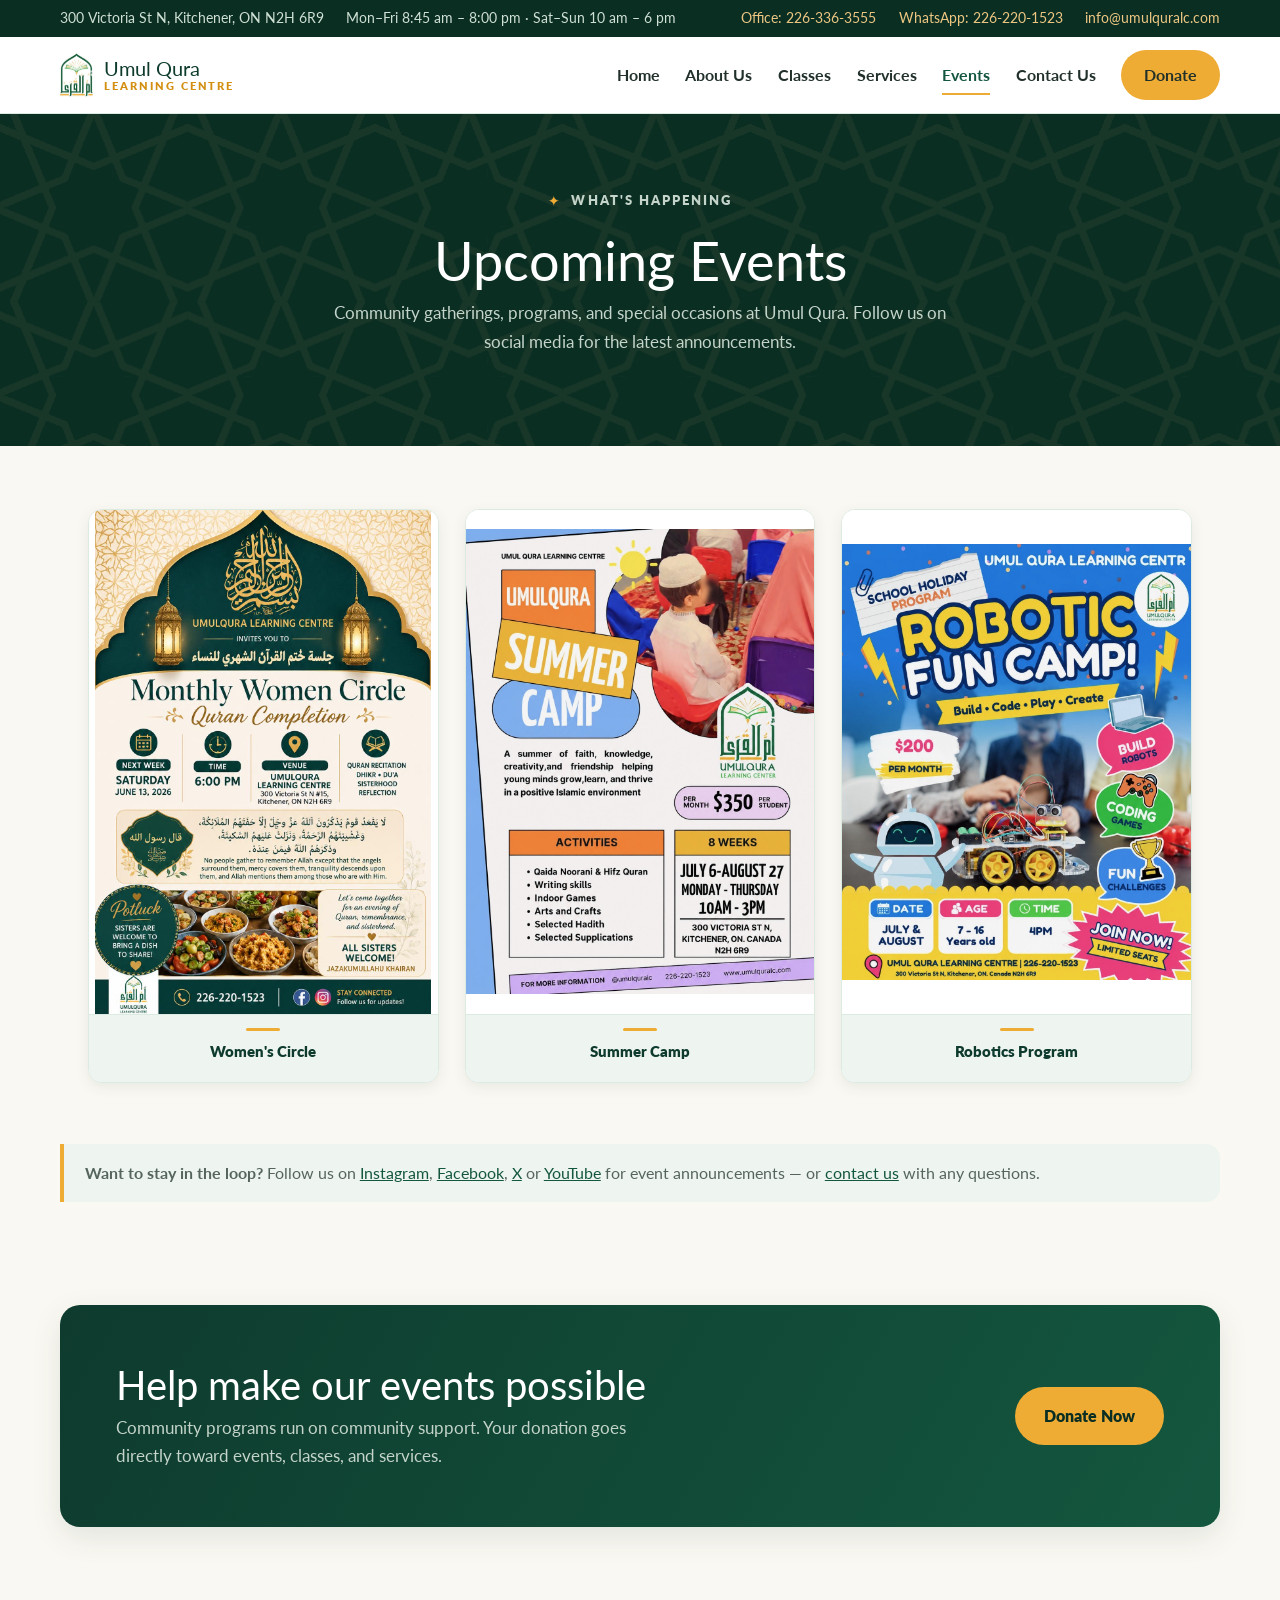
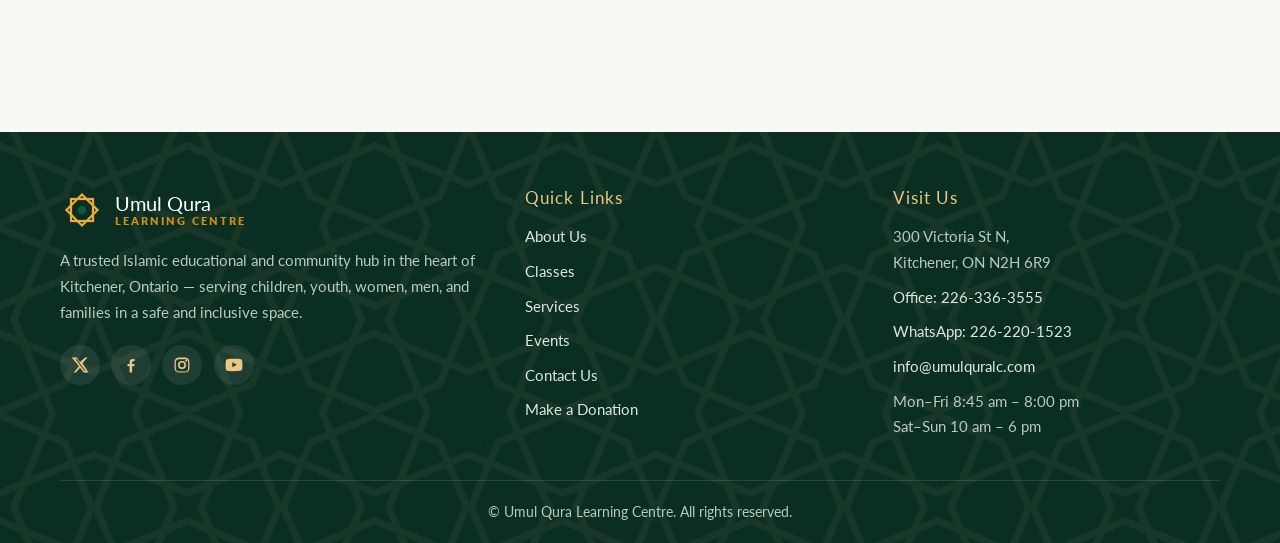
<file: events.html>
<!DOCTYPE html>
<html lang="en">
<head>
  <meta charset="UTF-8">
  <meta name="viewport" content="width=device-width, initial-scale=1">
  <title>Events | Umul Qura Learning Centre</title>
  <meta name="description" content="Upcoming events, programs and community gatherings at Umul Qura Learning Centre in Kitchener, Ontario.">
  <link rel="preconnect" href="https://fonts.googleapis.com">
  <link rel="preconnect" href="https://fonts.gstatic.com" crossorigin>
  <link href="https://fonts.googleapis.com/css2?family=Lato:wght@400;700;900&display=swap" rel="stylesheet">
  <link rel="canonical" href="https://umulquralc.com/events.html">
  <meta property="og:site_name" content="Umul Qura Learning Centre">
  <meta property="og:type" content="website">
  <meta property="og:url" content="https://umulquralc.com/events.html">
  <meta property="og:title" content="Events | Umul Qura Learning Centre">
  <meta property="og:description" content="Upcoming events, programs and community gatherings at Umul Qura Learning Centre in Kitchener, Ontario.">
  <meta property="og:image" content="https://umulquralc.com/images/og_image.jpg">
  <meta property="og:image:width" content="1200">
  <meta property="og:image:height" content="630">
  <meta name="twitter:card" content="summary_large_image">
  <link rel="icon" type="image/png" href="favicon.png">
  <link rel="apple-touch-icon" href="apple-touch-icon.png">
  <link rel="stylesheet" href="css/style.css">
</head>
<body>
  <a class="skip-link" href="#main">Skip to main content</a>

  <div class="topbar">
    <div class="container">
      <div class="topbar__group">
        <span>300 Victoria St N, Kitchener, ON N2H 6R9</span>
        <span class="topbar__hours">Mon–Fri 8:45 am – 8:00 pm · Sat–Sun 10 am – 6 pm</span>
      </div>
      <div class="topbar__group">
        <a href="tel:+12263363555">Office: 226-336-3555</a>
        <a href="https://wa.me/12262201523">WhatsApp: 226-220-1523</a>
        <a href="mailto:info@umulquralc.com">info@umulquralc.com</a>
      </div>
    </div>
  </div>

  <header class="site-header">
    <div class="container">
      <a class="brand" href="index.html">
        <img class="brand__mark" src="images/logo.png" alt="Umul Qura Learning Centre logo">
        <span class="brand__name">Umul Qura<small>Learning Centre</small></span>
      </a>
      <input class="nav-toggle-input" type="checkbox" id="nav-toggle" aria-label="Open menu">
      <nav class="nav" aria-label="Main navigation">
        <a href="index.html">Home</a>
        <a href="about.html">About Us</a>
        <a href="classes.html">Classes</a>
        <a href="services.html">Services</a>
        <a href="events.html" aria-current="page">Events</a>
        <a href="contact.html">Contact Us</a>
        <a class="btn btn--gold" href="https://app.irm.io/umulquralc.com/generaldonation">Donate</a>
      </nav>
      <label class="nav-toggle" for="nav-toggle" aria-hidden="true">
        <span></span><span></span><span></span>
      </label>
    </div>
  </header>

  <main id="main">
    <section class="page-hero">
      <div class="container">
        <p class="eyebrow">What's Happening</p>
        <h1>Upcoming Events</h1>
        <p>Community gatherings, programs, and special occasions at Umul Qura. Follow us on social media for the latest announcements.</p>
      </div>
    </section>

    <section class="section" style="padding-top: clamp(1.75rem, 4vw, 3.25rem)">
      <div class="container">
        <!-- Duplicate or delete <figure> slides as needed to add or remove events. -->
        <div class="carousel" id="events-carousel" tabindex="0" aria-roledescription="carousel" aria-label="Event posters">
          <button class="carousel__btn carousel__btn--prev" type="button" aria-label="Previous poster" aria-controls="events-carousel-track">&#8249;</button>
          <div class="carousel__track" id="events-carousel-track">
            <figure class="carousel__slide">
              <img src="images/womencircle.jpeg" alt="Women's Circle event poster" width="1024" height="1536" loading="lazy">
              <figcaption>Women's Circle</figcaption>
            </figure>
            <figure class="carousel__slide">
              <img src="images/summercamp.jpeg" alt="Summer Camp event poster" width="1086" height="1448" loading="lazy">
              <figcaption>Summer Camp</figcaption>
            </figure>
            <figure class="carousel__slide">
              <img src="images/robotic.jpeg" alt="Robotics Program event poster" width="1122" height="1402" loading="lazy">
              <figcaption>Robotics Program</figcaption>
            </figure>
          </div>
          <button class="carousel__btn carousel__btn--next" type="button" aria-label="Next poster" aria-controls="events-carousel-track">&#8250;</button>
          <div class="carousel__dots" role="tablist" aria-label="Choose event poster"></div>
        </div>

        <div class="note mt-2">
          <strong>Want to stay in the loop?</strong> Follow us on
          <a href="https://www.instagram.com/umulquraic?utm_source=qr">Instagram</a>,
          <a href="https://www.facebook.com/profile.php?id=100004609066171">Facebook</a>,
          <a href="https://x.com/umulquralc?s=21">X</a> or
          <a href="https://www.youtube.com/UmulquraDugsi">YouTube</a>
          for event announcements — or <a href="contact.html">contact us</a> with any questions.
        </div>
      </div>
    </section>

    <section class="section" style="padding-top:0">
      <div class="container">
        <div class="cta-band">
          <div>
            <h2>Help make our events possible</h2>
            <p>Community programs run on community support. Your donation goes directly toward events, classes, and services.</p>
          </div>
          <a class="btn btn--gold" href="https://app.irm.io/umulquralc.com/generaldonation">Donate Now</a>
        </div>
      </div>
    </section>
  </main>

  <footer class="site-footer">
    <div class="container">
      <div class="site-footer__grid">
        <div>
          <a class="brand" href="index.html">
            <svg class="brand__mark" viewBox="0 0 48 48" aria-hidden="true" focusable="false">
  <g fill="none" stroke="#eeac35" stroke-width="2.4">
    <rect x="12" y="12" width="24" height="24"/>
    <rect x="12" y="12" width="24" height="24" transform="rotate(45 24 24)"/>
  </g>
  <circle cx="24" cy="24" r="4.5" fill="#14573f"/>
</svg>
            <span class="brand__name">Umul Qura<small>Learning Centre</small></span>
          </a>
          <p>A trusted Islamic educational and community hub in the heart of Kitchener, Ontario — serving children, youth, women, men, and families in a safe and inclusive space.</p>
          <div class="footer-social">
        <a href="https://x.com/umulquralc?s=21" aria-label="Umul Qura on X (Twitter)"><svg viewBox="0 0 24 24"><path d="M18.9 2H22l-6.8 7.8L23.3 22h-6.3l-4.9-6.4L6.5 22H3.4l7.3-8.3L1 2h6.5l4.4 5.9L18.9 2zm-1.1 18h1.7L7.6 3.9H5.8L17.8 20z"/></svg></a>
        <a href="https://www.facebook.com/profile.php?id=100004609066171" aria-label="Umul Qura on Facebook"><svg viewBox="0 0 24 24"><path d="M13.5 22v-8.2h2.8l.4-3.2h-3.2V8.6c0-.9.3-1.6 1.6-1.6h1.7V4.1c-.3 0-1.3-.1-2.5-.1-2.5 0-4.2 1.5-4.2 4.3v2.3H7.3v3.2h2.8V22h3.4z"/></svg></a>
        <a href="https://www.instagram.com/umulquraic?utm_source=qr" aria-label="Umul Qura on Instagram"><svg viewBox="0 0 24 24"><path d="M12 8.8A3.2 3.2 0 1 0 12 15.2 3.2 3.2 0 0 0 12 8.8zm0-2.1a5.3 5.3 0 1 1 0 10.6 5.3 5.3 0 0 1 0-10.6zm6.8-.3a1.24 1.24 0 1 1-2.5 0 1.24 1.24 0 0 1 2.5 0zM12 4.2c-2.6 0-2.9 0-4 .1-1 0-1.5.2-1.9.3-.5.2-.8.4-1.2.8-.4.4-.6.7-.8 1.2-.1.4-.3.9-.3 1.9-.1 1.1-.1 1.4-.1 4s0 2.9.1 4c0 1 .2 1.5.3 1.9.2.5.4.8.8 1.2.4.4.7.6 1.2.8.4.1.9.3 1.9.3 1.1.1 1.4.1 4 .1s2.9 0 4-.1c1 0 1.5-.2 1.9-.3.5-.2.8-.4 1.2-.8.4-.4.6-.7.8-1.2.1-.4.3-.9.3-1.9.1-1.1.1-1.4.1-4s0-2.9-.1-4c0-1-.2-1.5-.3-1.9-.2-.5-.4-.8-.8-1.2a3 3 0 0 0-1.2-.8c-.4-.1-.9-.3-1.9-.3-1.1-.1-1.4-.1-4-.1zM12 2c2.7 0 3 0 4.1.1 1.1 0 1.8.2 2.4.5.7.2 1.2.6 1.8 1.1.5.6.9 1.1 1.1 1.8.3.6.4 1.3.5 2.4.1 1.1.1 1.4.1 4.1s0 3-.1 4.1c0 1.1-.2 1.8-.5 2.4a4.9 4.9 0 0 1-1.1 1.8c-.6.5-1.1.9-1.8 1.1-.6.3-1.3.4-2.4.5-1.1.1-1.4.1-4.1.1s-3 0-4.1-.1c-1.1 0-1.8-.2-2.4-.5a4.9 4.9 0 0 1-1.8-1.1 4.9 4.9 0 0 1-1.1-1.8c-.3-.6-.4-1.3-.5-2.4C2 15 2 14.7 2 12s0-3 .1-4.1c0-1.1.2-1.8.5-2.4.2-.7.6-1.2 1.1-1.8a4.9 4.9 0 0 1 1.8-1.1c.6-.3 1.3-.4 2.4-.5C9 2 9.3 2 12 2z"/></svg></a>
        <a href="https://www.youtube.com/UmulquraDugsi" aria-label="Umul Qura on YouTube"><svg viewBox="0 0 24 24"><path d="M23 7.2s-.2-1.6-.9-2.3c-.9-.9-1.9-.9-2.3-1C16.6 3.6 12 3.6 12 3.6s-4.6 0-7.8.3c-.4.1-1.4.1-2.3 1-.7.7-.9 2.3-.9 2.3S.8 9.1.8 11v1.8c0 1.9.2 3.8.2 3.8s.2 1.6.9 2.3c.9.9 2 .9 2.5 1 1.8.2 7.6.3 7.6.3s4.6 0 7.8-.4c.4-.1 1.4-.1 2.3-1 .7-.7.9-2.3.9-2.3s.2-1.9.2-3.8V11c0-1.9-.2-3.8-.2-3.8zM9.7 15.1V8.4l6.1 3.4-6.1 3.3z"/></svg></a>
      </div>
        </div>
        <div>
          <h3>Quick Links</h3>
          <ul>
            <li><a href="about.html">About Us</a></li>
            <li><a href="classes.html">Classes</a></li>
            <li><a href="services.html">Services</a></li>
            <li><a href="events.html">Events</a></li>
            <li><a href="contact.html">Contact Us</a></li>
            <li><a href="https://app.irm.io/umulquralc.com/generaldonation">Make a Donation</a></li>
          </ul>
        </div>
        <div>
          <h3>Visit Us</h3>
          <ul>
            <li>300 Victoria St N,<br>Kitchener, ON N2H 6R9</li>
            <li><a href="tel:+12263363555">Office: 226-336-3555</a></li>
            <li><a href="https://wa.me/12262201523">WhatsApp: 226-220-1523</a></li>
            <li><a href="mailto:info@umulquralc.com">info@umulquralc.com</a></li>
            <li>Mon–Fri 8:45 am – 8:00 pm<br>Sat–Sun 10 am – 6 pm</li>
          </ul>
        </div>
      </div>
      <div class="site-footer__bottom">© Umul Qura Learning Centre. All rights reserved.</div>
    </div>
  </footer>

  <script src="js/carousel.js"></script>
</body>
</html>
</file>
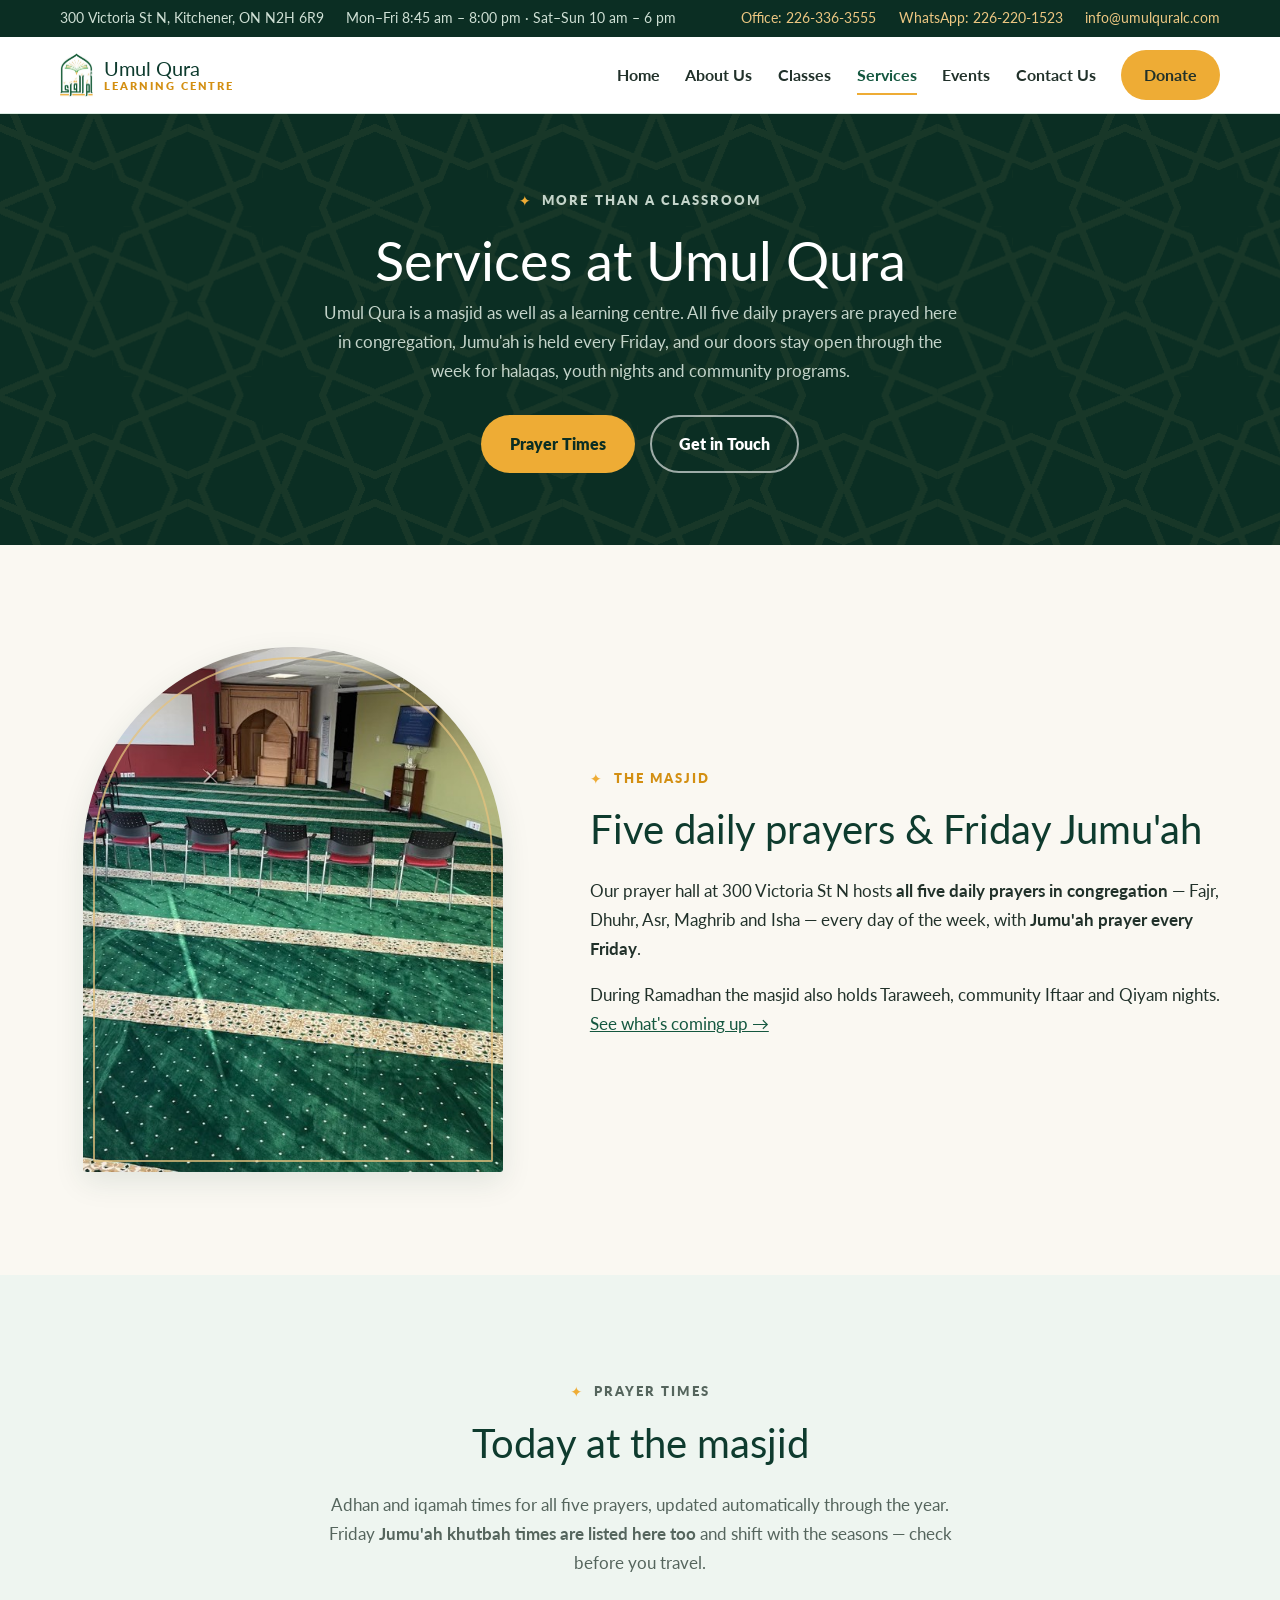
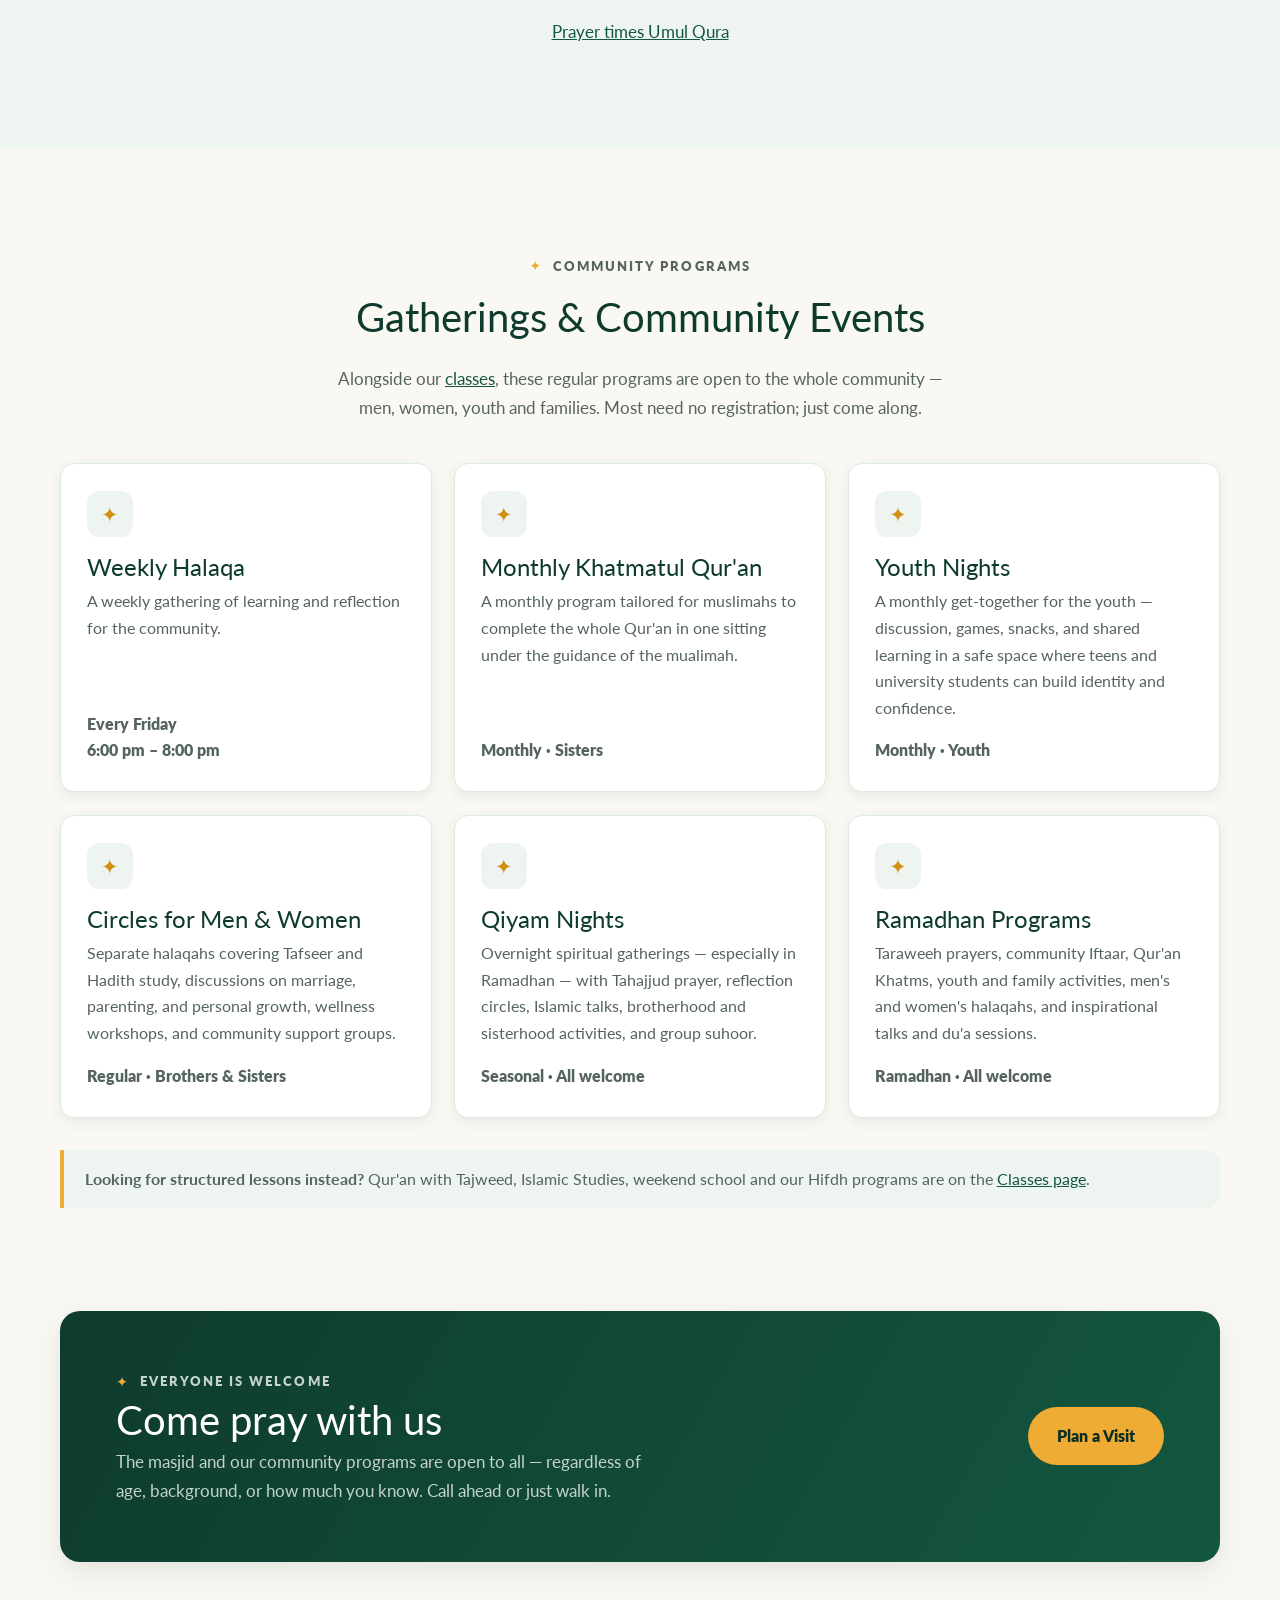
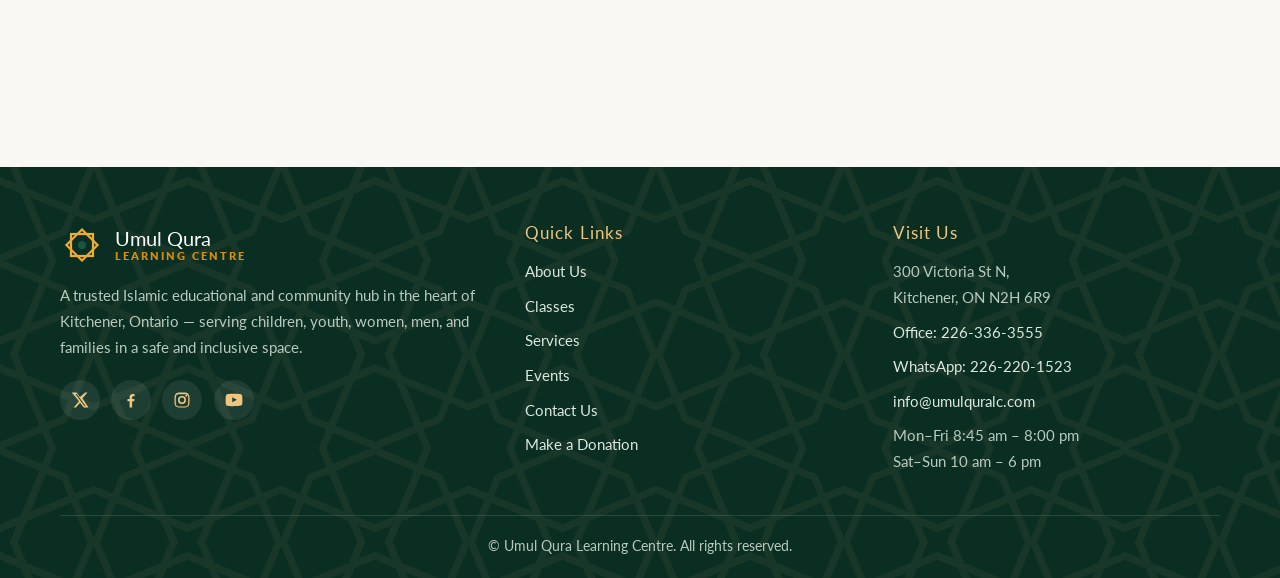
<file: services.html>
<!DOCTYPE html>
<html lang="en">

<head>
  <meta charset="UTF-8">
  <meta name="viewport" content="width=device-width, initial-scale=1">
  <title>Services | Umul Qura Learning Centre</title>
  <meta name="description"
    content="Masjid with five daily prayers and Friday Jumu'ah, weekly halaqa, Khatmatul Qur'an, youth nights and community programs at Umul Qura Learning Centre in Kitchener.">
  <link rel="preconnect" href="https://fonts.googleapis.com">
  <link rel="preconnect" href="https://fonts.gstatic.com" crossorigin>
  <link href="https://fonts.googleapis.com/css2?family=Lato:wght@400;700;900&display=swap" rel="stylesheet">
  <link rel="canonical" href="https://umulquralc.com/services.html">
  <meta property="og:site_name" content="Umul Qura Learning Centre">
  <meta property="og:type" content="website">
  <meta property="og:url" content="https://umulquralc.com/services.html">
  <meta property="og:title" content="Services | Umul Qura Learning Centre">
  <meta property="og:description"
    content="Masjid with five daily prayers and Friday Jumu'ah, weekly halaqa, Khatmatul Qur'an, youth nights and community programs at Umul Qura Learning Centre in Kitchener.">
  <meta property="og:image" content="https://umulquralc.com/images/og_image.jpg">
  <meta property="og:image:width" content="1200">
  <meta property="og:image:height" content="630">
  <meta name="twitter:card" content="summary_large_image">
  <link rel="icon" type="image/png" href="favicon.png">
  <link rel="apple-touch-icon" href="apple-touch-icon.png">
  <link rel="stylesheet" href="css/style.css">
</head>

<body>
  <a class="skip-link" href="#main">Skip to main content</a>

  <div class="topbar">
    <div class="container">
      <div class="topbar__group">
        <span>300 Victoria St N, Kitchener, ON N2H 6R9</span>
        <span class="topbar__hours">Mon–Fri 8:45 am – 8:00 pm · Sat–Sun 10 am – 6 pm</span>
      </div>
      <div class="topbar__group">
        <a href="tel:+12263363555">Office: 226-336-3555</a>
        <a href="https://wa.me/12262201523">WhatsApp: 226-220-1523</a>
        <a href="mailto:info@umulquralc.com">info@umulquralc.com</a>
      </div>
    </div>
  </div>

  <header class="site-header">
    <div class="container">
      <a class="brand" href="index.html">
        <img class="brand__mark" src="images/logo.png" alt="Umul Qura Learning Centre logo">
        <span class="brand__name">Umul Qura<small>Learning Centre</small></span>
      </a>
      <input class="nav-toggle-input" type="checkbox" id="nav-toggle" aria-label="Open menu">
      <nav class="nav" aria-label="Main navigation">
        <a href="index.html">Home</a>
        <a href="about.html">About Us</a>
        <a href="classes.html">Classes</a>
        <a href="services.html" aria-current="page">Services</a>
        <a href="events.html">Events</a>
        <a href="contact.html">Contact Us</a>
        <a class="btn btn--gold" href="https://app.irm.io/umulquralc.com/generaldonation">Donate</a>
      </nav>
      <label class="nav-toggle" for="nav-toggle" aria-hidden="true">
        <span></span><span></span><span></span>
      </label>
    </div>
  </header>

  <main id="main">
    <section class="page-hero">
      <div class="container">
        <p class="eyebrow">More Than a Classroom</p>
        <h1>Services at Umul Qura</h1>
        <p>Umul Qura is a masjid as well as a learning centre. All five daily prayers are prayed here in congregation,
          Jumu'ah is held every Friday, and our doors stay open through the week for halaqas, youth nights and community
          programs.</p>
        <div class="hero__actions" style="justify-content:center">
          <a class="btn btn--gold" href="#prayers">Prayer Times</a>
          <a class="btn btn--outline-light" href="contact.html">Get in Touch</a>
        </div>
      </div>
    </section>

    <section class="section" id="prayers">
      <div class="container feature">
        <div class="feature__media">
          <figure class="arch-frame" style="margin:0">
            <img src="images/masjid.jpg" alt="The prayer hall at Umul Qura Learning Centre" width="900" height="675"
              loading="lazy">
          </figure>
        </div>
        <div>
          <p class="eyebrow">The Masjid</p>
          <h2>Five daily prayers &amp; Friday Jumu'ah</h2>
          <p>Our prayer hall at 300 Victoria St N hosts <strong>all five daily prayers in congregation</strong> —
            Fajr, Dhuhr, Asr, Maghrib and Isha — every day of the week, with <strong>Jumu'ah prayer every
              Friday</strong>.
          </p>
          <p>During Ramadhan the masjid also holds Taraweeh, community Iftaar and Qiyam nights. <a
              href="events.html">See what's coming up →</a></p>
        </div>
      </div>
    </section>

    <section class="section section--tint">
      <div class="container">
        <div class="section-head section-head--center">
          <p class="eyebrow">Prayer Times</p>
          <h2>Today at the masjid</h2>
          <p>Adhan and iqamah times for all five prayers, updated automatically through the year. Friday
            <strong>Jumu'ah khutbah times are listed here too</strong> and shift with the seasons — check before you
            travel.
          </p>
        </div>
        <div class="prayer-widget">
          <script
            type="text/javascript">(function (w) { function async_load() { var s = w.document.createElement('script'); s.type = 'text/javascript'; s.async = true; s.defer = true; s.src = 'https://masjidbox.com/widgets/loader.js'; var x = w.document.getElementsByTagName('script')[0]; x.parentNode.insertBefore(s, x); } if (w.attachEvent) w.attachEvent('onload', async_load); else w.addEventListener('load', async_load, false); })(window);</script>
          <a data-masjidbox-widget="h0Hjmpi-wJ58NvB0TdHfD" data-masjidbox-ifr
            href="https://masjidbox.com/prayer-times/umulqura">Prayer times Umul Qura</a>
        </div>
      </div>
    </section>

    <section class="section">
      <div class="container">
        <div class="section-head section-head--center">
          <p class="eyebrow">Community Programs</p>
          <h2>Gatherings & Community Events</h2>
          <p>Alongside our <a href="classes.html">classes</a>, these regular programs are open to the whole community —
            men, women, youth and families. Most need no registration; just come along.</p>
        </div>

        <div class="grid grid--3">
          <article class="card schedule-card">
            <div class="card__icon" aria-hidden="true">✦</div>
            <h3>Weekly Halaqa</h3>
            <p>A weekly gathering of learning and reflection for the community.</p>
            <p class="schedule-card__time">Every Friday<span>6:00 pm – 8:00 pm</span></p>
          </article>
          <article class="card schedule-card">
            <div class="card__icon" aria-hidden="true">✦</div>
            <h3>Monthly Khatmatul Qur'an</h3>
            <p>A monthly program tailored for muslimahs to complete the whole Qur'an in one sitting under the guidance
              of the mualimah.</p>
            <p class="schedule-card__time">Monthly · Sisters</p>
          </article>
          <article class="card schedule-card">
            <div class="card__icon" aria-hidden="true">✦</div>
            <h3>Youth Nights</h3>
            <p>A monthly get-together for the youth — discussion, games, snacks, and shared learning in a safe space
              where teens and university students can build identity and confidence.</p>
            <p class="schedule-card__time">Monthly · Youth</p>
          </article>
          <article class="card schedule-card">
            <div class="card__icon" aria-hidden="true">✦</div>
            <h3>Circles for Men &amp; Women</h3>
            <p>Separate halaqahs covering Tafseer and Hadith study, discussions on marriage, parenting, and personal
              growth, wellness workshops, and community support groups.</p>
            <p class="schedule-card__time">Regular · Brothers &amp; Sisters</p>
          </article>
          <article class="card schedule-card">
            <div class="card__icon" aria-hidden="true">✦</div>
            <h3>Qiyam Nights</h3>
            <p>Overnight spiritual gatherings — especially in Ramadhan — with Tahajjud prayer, reflection circles,
              Islamic talks, brotherhood and sisterhood activities, and group suhoor.</p>
            <p class="schedule-card__time">Seasonal · All welcome</p>
          </article>
          <article class="card schedule-card">
            <div class="card__icon" aria-hidden="true">✦</div>
            <h3>Ramadhan Programs</h3>
            <p>Taraweeh prayers, community Iftaar, Qur'an Khatms, youth and family activities, men's and women's
              halaqahs, and inspirational talks and du'a sessions.</p>
            <p class="schedule-card__time">Ramadhan · All welcome</p>
          </article>
        </div>

        <div class="note mt-2">
          <strong>Looking for structured lessons instead?</strong> Qur'an with Tajweed, Islamic Studies, weekend school
          and our Hifdh programs are on the <a href="classes.html">Classes page</a>.
        </div>
      </div>
    </section>

    <section class="section" style="padding-top:0">
      <div class="container">
        <div class="cta-band">
          <div>
            <p class="eyebrow">Everyone is welcome</p>
            <h2>Come pray with us</h2>
            <p>The masjid and our community programs are open to all — regardless of age, background, or how much you
              know. Call ahead or just walk in.</p>
          </div>
          <a class="btn btn--gold" href="contact.html">Plan a Visit</a>
        </div>
      </div>
    </section>
  </main>

  <footer class="site-footer">
    <div class="container">
      <div class="site-footer__grid">
        <div>
          <a class="brand" href="index.html">
            <svg class="brand__mark" viewBox="0 0 48 48" aria-hidden="true" focusable="false">
              <g fill="none" stroke="#eeac35" stroke-width="2.4">
                <rect x="12" y="12" width="24" height="24" />
                <rect x="12" y="12" width="24" height="24" transform="rotate(45 24 24)" />
              </g>
              <circle cx="24" cy="24" r="4.5" fill="#14573f" />
            </svg>
            <span class="brand__name">Umul Qura<small>Learning Centre</small></span>
          </a>
          <p>A trusted Islamic educational and community hub in the heart of Kitchener, Ontario — serving children,
            youth, women, men, and families in a safe and inclusive space.</p>
          <div class="footer-social">
            <a href="https://x.com/umulquralc?s=21" aria-label="Umul Qura on X (Twitter)"><svg viewBox="0 0 24 24">
                <path
                  d="M18.9 2H22l-6.8 7.8L23.3 22h-6.3l-4.9-6.4L6.5 22H3.4l7.3-8.3L1 2h6.5l4.4 5.9L18.9 2zm-1.1 18h1.7L7.6 3.9H5.8L17.8 20z" />
              </svg></a>
            <a href="https://www.facebook.com/profile.php?id=100004609066171" aria-label="Umul Qura on Facebook"><svg
                viewBox="0 0 24 24">
                <path
                  d="M13.5 22v-8.2h2.8l.4-3.2h-3.2V8.6c0-.9.3-1.6 1.6-1.6h1.7V4.1c-.3 0-1.3-.1-2.5-.1-2.5 0-4.2 1.5-4.2 4.3v2.3H7.3v3.2h2.8V22h3.4z" />
              </svg></a>
            <a href="https://www.instagram.com/umulquraic?utm_source=qr" aria-label="Umul Qura on Instagram"><svg
                viewBox="0 0 24 24">
                <path
                  d="M12 8.8A3.2 3.2 0 1 0 12 15.2 3.2 3.2 0 0 0 12 8.8zm0-2.1a5.3 5.3 0 1 1 0 10.6 5.3 5.3 0 0 1 0-10.6zm6.8-.3a1.24 1.24 0 1 1-2.5 0 1.24 1.24 0 0 1 2.5 0zM12 4.2c-2.6 0-2.9 0-4 .1-1 0-1.5.2-1.9.3-.5.2-.8.4-1.2.8-.4.4-.6.7-.8 1.2-.1.4-.3.9-.3 1.9-.1 1.1-.1 1.4-.1 4s0 2.9.1 4c0 1 .2 1.5.3 1.9.2.5.4.8.8 1.2.4.4.7.6 1.2.8.4.1.9.3 1.9.3 1.1.1 1.4.1 4 .1s2.9 0 4-.1c1 0 1.5-.2 1.9-.3.5-.2.8-.4 1.2-.8.4-.4.6-.7.8-1.2.1-.4.3-.9.3-1.9.1-1.1.1-1.4.1-4s0-2.9-.1-4c0-1-.2-1.5-.3-1.9-.2-.5-.4-.8-.8-1.2a3 3 0 0 0-1.2-.8c-.4-.1-.9-.3-1.9-.3-1.1-.1-1.4-.1-4-.1zM12 2c2.7 0 3 0 4.1.1 1.1 0 1.8.2 2.4.5.7.2 1.2.6 1.8 1.1.5.6.9 1.1 1.1 1.8.3.6.4 1.3.5 2.4.1 1.1.1 1.4.1 4.1s0 3-.1 4.1c0 1.1-.2 1.8-.5 2.4a4.9 4.9 0 0 1-1.1 1.8c-.6.5-1.1.9-1.8 1.1-.6.3-1.3.4-2.4.5-1.1.1-1.4.1-4.1.1s-3 0-4.1-.1c-1.1 0-1.8-.2-2.4-.5a4.9 4.9 0 0 1-1.8-1.1 4.9 4.9 0 0 1-1.1-1.8c-.3-.6-.4-1.3-.5-2.4C2 15 2 14.7 2 12s0-3 .1-4.1c0-1.1.2-1.8.5-2.4.2-.7.6-1.2 1.1-1.8a4.9 4.9 0 0 1 1.8-1.1c.6-.3 1.3-.4 2.4-.5C9 2 9.3 2 12 2z" />
              </svg></a>
            <a href="https://www.youtube.com/UmulquraDugsi" aria-label="Umul Qura on YouTube"><svg viewBox="0 0 24 24">
                <path
                  d="M23 7.2s-.2-1.6-.9-2.3c-.9-.9-1.9-.9-2.3-1C16.6 3.6 12 3.6 12 3.6s-4.6 0-7.8.3c-.4.1-1.4.1-2.3 1-.7.7-.9 2.3-.9 2.3S.8 9.1.8 11v1.8c0 1.9.2 3.8.2 3.8s.2 1.6.9 2.3c.9.9 2 .9 2.5 1 1.8.2 7.6.3 7.6.3s4.6 0 7.8-.4c.4-.1 1.4-.1 2.3-1 .7-.7.9-2.3.9-2.3s.2-1.9.2-3.8V11c0-1.9-.2-3.8-.2-3.8zM9.7 15.1V8.4l6.1 3.4-6.1 3.3z" />
              </svg></a>
          </div>
        </div>
        <div>
          <h3>Quick Links</h3>
          <ul>
            <li><a href="about.html">About Us</a></li>
            <li><a href="classes.html">Classes</a></li>
            <li><a href="services.html">Services</a></li>
            <li><a href="events.html">Events</a></li>
            <li><a href="contact.html">Contact Us</a></li>
            <li><a href="https://app.irm.io/umulquralc.com/generaldonation">Make a Donation</a></li>
          </ul>
        </div>
        <div>
          <h3>Visit Us</h3>
          <ul>
            <li>300 Victoria St N,<br>Kitchener, ON N2H 6R9</li>
            <li><a href="tel:+12263363555">Office: 226-336-3555</a></li>
            <li><a href="https://wa.me/12262201523">WhatsApp: 226-220-1523</a></li>
            <li><a href="mailto:info@umulquralc.com">info@umulquralc.com</a></li>
            <li>Mon–Fri 8:45 am – 8:00 pm<br>Sat–Sun 10 am – 6 pm</li>
          </ul>
        </div>
      </div>
      <div class="site-footer__bottom">© Umul Qura Learning Centre. All rights reserved.</div>
    </div>
  </footer>
</body>

</html>
</file>
<file: css/style.css>
/* ==========================================================================
   Umul Qura Learning Centre — shared stylesheet
   --------------------------------------------------------------------------
   All brand colours live in :root below. Change a hex value once and it
   updates across every page.
   ========================================================================== */

:root {
  /* Brand palette (green + gold, from the original site) */
  --green-950: #0b2e23;   /* darkest — footer, hero */
  --green-900: #0e3b2e;   /* deep forest green */
  --green-700: #14573f;   /* primary green — buttons, links */
  --green-600: #1b6b4e;   /* hover green */
  --green-100: #dcebe2;   /* pale green borders */
  --green-050: #eef5f0;   /* tinted section background */
  --gold-600:  #d38f12;   /* deep gold — small text on light bg */
  --gold-500:  #eeac35;   /* primary gold accent */
  --gold-300:  #edc782;   /* light gold — on dark backgrounds */
  --cream:     #faf8f2;   /* warm page background */
  --white:     #ffffff;
  --ink:       #21312a;   /* body text */
  --ink-soft:  #55655d;   /* secondary text */

  /* Type */
  --font-display: "Lato", "Segoe UI", system-ui, sans-serif;
  --font-body: "Lato", "Segoe UI", system-ui, sans-serif;

  /* Rhythm */
  --section-y: clamp(3.5rem, 8vw, 6.5rem);
  --radius: 14px;
  --shadow: 0 10px 30px rgba(14, 59, 46, 0.10);
  --shadow-soft: 0 4px 14px rgba(14, 59, 46, 0.08);

  /* Signature Islamic geometric star weave (CSS gradients).
     Line colour #183728 = gold #e4c27e at 6% blended over green-950,
     pre-mixed so the crossing line layers don't double up. */
  --geo-line: #183728;
  --geo-weave-dark:
    linear-gradient(67.5deg, var(--green-950) 10%, transparent 10%),
    linear-gradient(157.5deg, var(--green-950) 10%, transparent 10%),
    linear-gradient(67.5deg, transparent 90%, var(--green-950) 90%),
    linear-gradient(157.5deg, transparent 90%, var(--green-950) 90%),
    linear-gradient(22.5deg, var(--green-950) 10%, transparent 10%),
    linear-gradient(112.5deg, var(--green-950) 10%, transparent 10%),
    linear-gradient(22.5deg, transparent 90%, var(--green-950) 90%),
    linear-gradient(112.5deg, transparent 90%, var(--green-950) 90%),
    linear-gradient(22.5deg, transparent 33%, var(--geo-line) 33%, var(--geo-line) 36%, transparent 36%, transparent 64%, var(--geo-line) 64%, var(--geo-line) 67%, transparent 67%),
    linear-gradient(-22.5deg, transparent 33%, var(--geo-line) 33%, var(--geo-line) 36%, transparent 36%, transparent 64%, var(--geo-line) 64%, var(--geo-line) 67%, transparent 67%),
    linear-gradient(112.5deg, transparent 33%, var(--geo-line) 33%, var(--geo-line) 36%, transparent 36%, transparent 64%, var(--geo-line) 64%, var(--geo-line) 67%, transparent 67%),
    linear-gradient(-112.5deg, transparent 33%, var(--geo-line) 33%, var(--geo-line) 36%, transparent 36%, transparent 64%, var(--geo-line) 64%, var(--geo-line) 67%, transparent 67%);
  --geo-weave-size: 187.5px 187.5px;
  --geo-weave-pos:
    -75px 112.5px, -112.5px 112.5px, -112.5px 75px, -75px 75px,
    -112.5px 75px, -75px 75px, -75px 112.5px, -112.5px 112.5px,
    0 0, 0 0, 0 0, 0 0;
}

/* ---------- Reset & base ---------- */
*, *::before, *::after { box-sizing: border-box; }
html { scroll-behavior: smooth; }
body {
  margin: 0;
  font-family: var(--font-body);
  font-size: 1.0625rem;
  line-height: 1.7;
  color: var(--ink);
  background: var(--cream);
  -webkit-font-smoothing: antialiased;
}
img { max-width: 100%; display: block; }
a { color: var(--green-700); }
a:hover { color: var(--green-600); }
h1, h2, h3, h4 {
  font-family: var(--font-display);
  font-weight: 400;
  line-height: 1.2;
  color: var(--green-900);
  margin: 0 0 0.6em;
}
h1 { font-size: clamp(2.2rem, 5vw, 3.4rem); }
h2 { font-size: clamp(1.8rem, 3.6vw, 2.5rem); }
h3 { font-size: clamp(1.25rem, 2.2vw, 1.5rem); }
p { margin: 0 0 1em; }
:focus-visible { outline: 3px solid var(--gold-500); outline-offset: 3px; border-radius: 3px; }
@media (prefers-reduced-motion: reduce) {
  *, *::before, *::after { animation: none !important; transition: none !important; }
  html { scroll-behavior: auto; }
}

.container { width: min(1160px, 92%); margin-inline: auto; }
.section { padding-block: var(--section-y); }
.section--tint { background: var(--green-050); }
.section--dark {
  background-color: var(--green-950);
  background-image: var(--geo-weave-dark);
  background-size: var(--geo-weave-size);
  background-position: var(--geo-weave-pos);
  color: #e8efe9;
}
.section--dark h2, .section--dark h3 { color: var(--white); }

/* Skip link */
.skip-link {
  position: absolute; left: 1rem; top: -3.5rem;
  background: var(--green-900); color: #fff;
  padding: 0.6rem 1rem; border-radius: 0 0 8px 8px;
  z-index: 200; transition: top 0.2s;
}
.skip-link:focus { top: 0; color: #fff; }

/* Eyebrow label above headings */
.eyebrow {
  display: inline-flex; align-items: center; gap: 0.6rem;
  font-size: 0.8rem; font-weight: 800; letter-spacing: 0.16em;
  text-transform: uppercase; color: var(--gold-600);
  margin-bottom: 0.9rem;
}
.eyebrow::before { content: "✦"; color: var(--gold-500); font-size: 0.9rem; }
.section--dark .eyebrow { color: var(--gold-300); }

.section-head { max-width: 640px; margin-bottom: 2.5rem; }
.section-head--center { margin-inline: auto; text-align: center; }
.section-head--center .eyebrow { justify-content: center; }
.section-head p { color: var(--ink-soft); }
.section--dark .section-head p { color: #c4d4ca; }

/* ---------- Buttons ---------- */
.btn {
  display: inline-block; padding: 0.85rem 1.7rem;
  border-radius: 999px; border: 2px solid transparent;
  font-family: var(--font-body); font-weight: 800; font-size: 0.98rem;
  text-decoration: none; cursor: pointer;
  transition: background 0.2s, color 0.2s, transform 0.15s, border-color 0.2s;
}
.btn:hover { transform: translateY(-2px); }
.btn--green { background: var(--green-700); color: #fff; }
.btn--green:hover { background: var(--green-600); color: #fff; }
.btn--gold { background: var(--gold-500); color: var(--green-950); }
.btn--gold:hover { background: var(--gold-300); color: var(--green-950); }
.btn--outline { border-color: var(--green-700); color: var(--green-700); background: transparent; }
.btn--outline:hover { background: var(--green-700); color: #fff; }
.btn--outline-light { border-color: rgba(255,255,255,0.6); color: #fff; background: transparent; }
.btn--outline-light:hover { background: rgba(255,255,255,0.12); color: #fff; border-color: #fff; }
.btn--lg { padding: 1.3rem 2.4rem; font-size: 1.15rem; }

/* ---------- Top bar ---------- */
.topbar {
  background: var(--green-950); color: #cfe0d5;
  font-size: 0.85rem;
}
.topbar .container {
  display: flex; flex-wrap: wrap; gap: 0.4rem 1.6rem;
  align-items: center; justify-content: space-between;
  padding-block: 0.45rem;
}
.topbar a { color: var(--gold-300); text-decoration: none; }
.topbar a:hover { color: #fff; }
.topbar__group { display: flex; flex-wrap: wrap; gap: 0.4rem 1.4rem; align-items: center; }
@media (max-width: 700px) { .topbar__hours { display: none; } }

/* ---------- Header / nav ---------- */
.site-header {
  position: sticky; top: 0; z-index: 100;
  background: #fff;
  border-bottom: 1px solid var(--green-100);
}
.site-header .container {
  display: flex; align-items: center; gap: 1.5rem;
  padding-block: 0.8rem;
}
.brand {
  display: flex; align-items: center; gap: 0.7rem;
  text-decoration: none; margin-right: auto;
}
.brand__mark { height: 44px; width: auto; flex: none; }
.brand__name {
  font-family: var(--font-display); font-size: 1.25rem;
  color: var(--green-900); line-height: 1.15;
}
.brand__name small {
  display: block; font-family: var(--font-body);
  font-size: 0.68rem; font-weight: 800; letter-spacing: 0.18em;
  text-transform: uppercase; color: var(--gold-600);
}
.nav { display: flex; align-items: center; gap: 1.6rem; }
.nav a {
  text-decoration: none; font-weight: 700; font-size: 0.98rem;
  color: var(--ink); padding-block: 0.4rem; position: relative;
}
.nav a:not(.btn)::after {
  content: ""; position: absolute; left: 0; right: 100%; bottom: 0;
  height: 2px; background: var(--gold-500); transition: right 0.25s;
}
.nav a:not(.btn):hover::after,
.nav a[aria-current="page"]:not(.btn)::after { right: 0; }
.nav a[aria-current="page"] { color: var(--green-700); }
.nav .btn { padding: 0.6rem 1.3rem; }

/* Mobile nav (pure CSS checkbox toggle) */
.nav-toggle-input { position: absolute; opacity: 0; pointer-events: none; }
.nav-toggle {
  display: none; flex-direction: column; gap: 5px;
  padding: 0.6rem; cursor: pointer; border-radius: 8px;
}
.nav-toggle span {
  width: 26px; height: 3px; border-radius: 2px;
  background: var(--green-900); transition: transform 0.25s, opacity 0.25s;
}
@media (max-width: 900px) {
  .nav-toggle { display: flex; }
  .nav {
    position: absolute; top: 100%; left: 0; right: 0;
    flex-direction: column; align-items: stretch; gap: 0;
    background: #fff; border-bottom: 1px solid var(--green-100);
    box-shadow: var(--shadow);
    max-height: 0; overflow: hidden; transition: max-height 0.3s ease;
  }
  .nav a { padding: 0.9rem 6%; border-top: 1px solid var(--green-100); }
  .nav a:not(.btn)::after { display: none; }
  .nav .btn { margin: 0.9rem 6% 1.2rem; text-align: center; }
  .nav-toggle-input:checked ~ .nav { max-height: 520px; }
  .nav-toggle-input:checked ~ .nav-toggle span:nth-child(1) { transform: translateY(8px) rotate(45deg); }
  .nav-toggle-input:checked ~ .nav-toggle span:nth-child(2) { opacity: 0; }
  .nav-toggle-input:checked ~ .nav-toggle span:nth-child(3) { transform: translateY(-8px) rotate(-45deg); }
}

/* ---------- Hero (homepage) ---------- */
.hero {
  background-color: var(--green-950);
  background-image: var(--geo-weave-dark);
  background-size: var(--geo-weave-size);
  background-position: var(--geo-weave-pos);
  color: #e8efe9;
  overflow: hidden;
}
.hero .container {
  display: grid; grid-template-columns: 1.1fr 0.9fr;
  gap: clamp(2rem, 5vw, 4.5rem); align-items: center;
  padding-block: clamp(2.041rem, 4.666vw, 3.499rem);
}
.hero h1 { color: #fff; }
.hero h1 em { font-style: normal; color: var(--gold-300); }
.hero p { color: #c4d4ca; font-size: 1.15rem; max-width: 34rem; }
.hero__actions { display: flex; flex-wrap: wrap; gap: 0.9rem; margin-top: 1.8rem; }
@media (max-width: 800px) {
  .hero .container { grid-template-columns: 1fr; }
  .hero__media { order: -1; max-width: 340px; margin-inline: auto; }
}

/* Signature: mihrab arch photo frame */
.arch-frame {
  position: relative;
  border-radius: 999px 999px var(--radius) var(--radius);
  overflow: hidden;
  aspect-ratio: 4 / 5;
  box-shadow: var(--shadow);
}
.arch-frame img { width: 100%; height: 100%; object-fit: cover; }
.arch-frame::after {
  content: ""; position: absolute; inset: 10px;
  border: 2px solid rgba(228, 194, 126, 0.75);
  border-radius: 999px 999px calc(var(--radius) - 6px) calc(var(--radius) - 6px);
  pointer-events: none;
}
.arch-frame--plain::after { display: none; }

/* Team photo: green placeholder arch with headshot layered over the diamond accent */
.team-photo { background: var(--green-700); }
.team-photo::before {
  content: "";
  position: absolute; top: 44%; left: 50%;
  width: 44%; aspect-ratio: 1 / 1;
  transform: translate(-50%, -50%) rotate(45deg);
  border: 2px solid rgba(228, 194, 126, 0.35);
}
.team-photo .team-photo__portrait {
  position: absolute; top: 44%; left: 50%;
  width: 46%; height: auto; aspect-ratio: 1 / 1;
  transform: translate(-50%, -50%);
  border-radius: 50%;
  object-fit: cover;
  border: 3px solid var(--gold-300);
  box-shadow: 0 8px 18px rgba(11, 46, 35, 0.35);
}

/* ---------- Info strip ---------- */
.info-strip { background: var(--gold-500); }
.info-strip .container {
  display: grid; grid-template-columns: repeat(3, 1fr);
  gap: 1px; background: rgba(11, 46, 35, 0.14);
}
.info-strip__item {
  background: var(--gold-500); color: var(--green-950);
  padding: 1.1rem 1.3rem; font-size: 0.95rem; line-height: 1.45;
}
.info-strip__item strong {
  display: block; font-size: 0.75rem; letter-spacing: 0.14em;
  text-transform: uppercase; margin-bottom: 0.25rem;
}
.info-strip__item a { color: var(--green-950); font-weight: 800; }
@media (max-width: 900px) { .info-strip .container { grid-template-columns: repeat(2, 1fr); } }
@media (max-width: 520px) { .info-strip .container { grid-template-columns: 1fr; } }

/* ---------- Jumu'ah bar (homepage) ---------- */
.jumuah-bar { background: var(--green-900); color: var(--white); text-align: center; padding: 0.85rem 1rem; }
.jumuah-bar p { margin: 0; font-size: 1.3125rem; }
.jumuah-bar strong {
  color: var(--gold-300); font-size: 1rem; letter-spacing: 0.14em;
  text-transform: uppercase; margin-right: 0.6rem;
}

/* ---------- Prayer times widget (homepage) ---------- */
#prayer-times { padding-block: 0; }
.prayer-widget { width: 100%; text-align: center; }
.prayer-widget iframe { width: 100%; border: 0; display: block; }

/* ---------- Two-column feature (about preview etc.) ---------- */
.feature {
  display: grid; grid-template-columns: 0.85fr 1.15fr;
  gap: clamp(2rem, 5vw, 4.5rem); align-items: center;
}
.feature--flip { grid-template-columns: 1.15fr 0.85fr; }
.feature__media { max-width: 420px; width: 100%; justify-self: center; }
@media (max-width: 820px) {
  .feature, .feature--flip { grid-template-columns: 1fr; }
  .feature__media { max-width: 340px; }
}

/* ---------- Card grids ---------- */
.grid { display: grid; gap: 1.4rem; }
.grid--2 { grid-template-columns: repeat(2, 1fr); }
.grid--3 { grid-template-columns: repeat(3, 1fr); }
.grid--4 { grid-template-columns: repeat(4, 1fr); }
@media (max-width: 980px) {
  .grid--3, .grid--4 { grid-template-columns: repeat(2, 1fr); }
}
@media (max-width: 620px) {
  .grid--2, .grid--3, .grid--4 { grid-template-columns: 1fr; }
}

.card {
  background: var(--white);
  border: 1px solid var(--green-100);
  border-radius: var(--radius);
  padding: 1.7rem 1.6rem;
  box-shadow: var(--shadow-soft);
  transition: transform 0.2s, box-shadow 0.2s;
}
.card:hover { transform: translateY(-4px); box-shadow: var(--shadow); }
.card h3 { margin-bottom: 0.4rem; }
.card p { color: var(--ink-soft); font-size: 0.98rem; margin-bottom: 0; }
.card ul { color: var(--ink-soft); font-size: 0.98rem; margin: 0; padding-left: 1.2rem; }
.card__icon {
  width: 46px; height: 46px; display: grid; place-items: center;
  border-radius: 12px; background: var(--green-050);
  color: var(--gold-600); font-size: 1.3rem; margin-bottom: 1rem;
}

/* ---------- Pillars ---------- */
.pillars { display: grid; grid-template-columns: repeat(5, 1fr); gap: 1.2rem; text-align: center; }
.pillar {
  background: var(--white); border: 1px solid var(--green-100);
  border-radius: 999px 999px var(--radius) var(--radius);
  padding: 2rem 0.8rem 1.4rem;
  box-shadow: var(--shadow-soft);
}
.pillar__num {
  font-family: var(--font-display); font-size: 1.4rem;
  color: var(--gold-500); display: block; margin-bottom: 0.3rem;
}
.pillar h3 { font-size: 1.1rem; margin-bottom: 0.1rem; }
.pillar span { color: var(--ink-soft); font-size: 0.9rem; }
@media (max-width: 900px) { .pillars { grid-template-columns: repeat(3, 1fr); } }
@media (max-width: 560px) { .pillars { grid-template-columns: repeat(2, 1fr); } }

/* ---------- Checklist (why choose us) ---------- */
.checklist { list-style: none; padding: 0; margin: 0; display: grid; gap: 0.9rem; }
.checklist li { display: flex; gap: 0.8rem; align-items: flex-start; }
.checklist li::before {
  content: "✦"; color: var(--gold-500); flex: none;
  font-size: 1.05rem; line-height: 1.6;
}
.checklist strong { color: var(--green-900); }
.section--dark .checklist strong { color: var(--gold-300); }

/* ---------- Testimonial ---------- */
.testimonial {
  max-width: 760px; margin-inline: auto; text-align: center;
}
.testimonial blockquote {
  font-family: var(--font-display);
  font-size: clamp(1.3rem, 2.6vw, 1.7rem);
  color: var(--green-900); margin: 0 0 1rem; line-height: 1.5;
}
.testimonial cite { font-style: normal; font-weight: 800; color: var(--gold-600); }

/* ---------- Team ---------- */
.team-card { text-align: center; }
.team-card .arch-frame { max-width: 240px; margin: 0 auto 1.2rem; }
.team-card h3 { margin-bottom: 0.1rem; }
.team-card span { color: var(--gold-600); font-weight: 800; font-size: 0.85rem; letter-spacing: 0.1em; text-transform: uppercase; }

/* ---------- CTA band ---------- */
.cta-band {
  background: linear-gradient(120deg, var(--green-900), var(--green-700));
  border-radius: calc(var(--radius) + 6px);
  padding: clamp(2.2rem, 5vw, 3.5rem);
  color: #e8efe9;
  display: flex; flex-wrap: wrap; gap: 1.5rem;
  align-items: center; justify-content: space-between;
  box-shadow: var(--shadow);
}
.cta-band h2 { color: #fff; margin-bottom: 0.3rem; }
.cta-band p { color: #c4d4ca; margin: 0; max-width: 34rem; }

/* ---------- Page hero (inner pages) ---------- */
.page-hero {
  background-color: var(--green-950);
  background-image: var(--geo-weave-dark);
  background-size: var(--geo-weave-size);
  background-position: var(--geo-weave-pos);
  color: #e8efe9; text-align: center;
  padding-block: clamp(3rem, 7vw, 4.5rem);
}
.page-hero h1 { color: #fff; margin-bottom: 0.4rem; }
.page-hero p { color: #c4d4ca; max-width: 640px; margin-inline: auto; }

/* ---------- Schedule cards ---------- */
.schedule-card { display: flex; flex-direction: column; }
.schedule-card__time {
  margin-top: auto; padding-top: 1rem;
  font-weight: 800; color: var(--green-700); font-size: 0.95rem;
}
.schedule-card__time span { display: block; }
.schedule-card--cta {
  align-items: center; justify-content: center; text-align: center; gap: 1.2rem;
}
.schedule-card--cta h3 { margin: 0; }

/* ---------- Learning path (syllabus as a journey of milestones) ----------
   Desktop: a central spine with milestone medallions and cards alternating
   left/right. Under 820px the spine moves to the left and every card stacks
   beside it. --path-gap is the space between a card and the spine; the dotted
   connector on each card is sized from the same value. */
.path-facts {
  list-style: none; margin: 0 0 clamp(2rem, 4vw, 2.8rem); padding: 0;
  display: flex; flex-wrap: wrap; gap: 0.6rem;
}
.path-facts li {
  background: var(--white); border: 1px solid var(--green-100);
  border-radius: 999px; padding: 0.45rem 1rem;
  font-size: 0.88rem; font-weight: 700; color: var(--green-900);
  box-shadow: var(--shadow-soft);
}
.path-facts li::before { content: "✦"; color: var(--gold-500); margin-right: 0.45rem; }

.path {
  --path-gap: clamp(1rem, 3vw, 2.2rem);
  --path-marker: 66px;
  list-style: none; margin: 0 auto; padding: 0;
  max-width: 1000px; position: relative;
  display: grid; gap: clamp(0.7rem, 1.6vw, 1.1rem);
}
.path::before {
  content: ""; position: absolute; z-index: 0;
  top: 0; bottom: 0; left: 50%; translate: -50% 0;
  width: 4px; border-radius: 4px;
  background: linear-gradient(180deg, var(--green-100), var(--green-700) 18%, var(--gold-500));
}
.path__step {
  position: relative; z-index: 1;
  display: grid; grid-template-columns: 1fr auto 1fr;
  column-gap: var(--path-gap); align-items: center;
}
.path__marker {
  /* grid-row is pinned on the marker and the card so a card in an earlier
     column than the marker is not auto-placed onto a second implicit row. */
  grid-column: 2; grid-row: 1; position: relative;
  width: var(--path-marker); height: var(--path-marker); border-radius: 50%;
  background: var(--white); border: 2px solid var(--green-100);
  color: var(--green-700); display: grid; place-items: center;
  box-shadow: var(--shadow-soft);
}
.path__marker svg {
  width: 28px; height: 28px; fill: none; stroke: currentColor;
  stroke-width: 1.7; stroke-linecap: round; stroke-linejoin: round;
}
.path__num {
  position: absolute; right: -7px; bottom: -7px;
  width: 26px; height: 26px; border-radius: 50%;
  background: var(--gold-500); color: var(--green-950);
  border: 2px solid var(--white);
  display: grid; place-items: center;
  font-size: 0.78rem; font-weight: 900; line-height: 1;
}
.path__step--final .path__marker {
  background: var(--gold-500); border-color: var(--gold-500); color: var(--green-950);
}
.path__step--final .path__num { background: var(--green-700); color: #fff; }

.path__card {
  grid-column: 1; grid-row: 1; position: relative; text-align: right;
  background: var(--white); border: 1px solid var(--green-100);
  border-radius: var(--radius); padding: 1.15rem 1.4rem;
  box-shadow: var(--shadow-soft);
  transition: transform 0.2s, box-shadow 0.2s;
}
.path__card::after {
  content: ""; position: absolute; top: 50%;
  right: calc(var(--path-gap) * -1); width: var(--path-gap);
  border-top: 2px dotted #b7cfc0;
}
.path__card:hover { transform: translateY(-3px); box-shadow: var(--shadow); }
.path__step:nth-child(even) .path__card { grid-column: 3; text-align: left; }
.path__step:nth-child(even) .path__card::after { right: auto; left: calc(var(--path-gap) * -1); }
.path__card h3 { font-size: 1.15rem; margin-bottom: 0.3rem; }
.path__card p { color: var(--ink-soft); font-size: 0.95rem; margin: 0; }
.path__label {
  font-size: 0.72rem; letter-spacing: 0.14em; text-transform: uppercase;
  font-weight: 900; color: var(--gold-600); margin-bottom: 0.15rem;
}
.path__finish {
  display: flex; align-items: center; justify-content: center; gap: 0.6rem;
  margin: 1.4rem auto 0; width: fit-content;
  background: var(--green-700); color: #fff;
  border-radius: 999px; padding: 0.6rem 1.4rem;
  font-weight: 800; font-size: 0.95rem;
}
.path__finish svg {
  width: 20px; height: 20px; fill: none; stroke: var(--gold-300);
  stroke-width: 1.8; stroke-linecap: round; stroke-linejoin: round;
}

@media (max-width: 820px) {
  .path { --path-marker: 56px; }
  .path::before { left: calc(var(--path-marker) / 2); translate: -50% 0; }
  .path__step { grid-template-columns: auto 1fr; align-items: start; }
  .path__marker { grid-column: 1; }
  .path__card,
  .path__step:nth-child(even) .path__card { grid-column: 2; text-align: left; }
  .path__card::after,
  .path__step:nth-child(even) .path__card::after {
    top: calc(var(--path-marker) / 2); right: auto; left: calc(var(--path-gap) * -1);
  }
}
@media (prefers-reduced-motion: reduce) {
  .path__card { transition: none; }
}

/* ---------- Events carousel ----------
   Multi-poster carousel: --per posters are fully visible ("in focus") at a
   time; any additional posters sit outside the window, dimmed and blurred,
   until scrolled into view. */
.carousel { position: relative; --per: 3; --gap: clamp(1rem, 2vw, 1.6rem); --peek: 3.25rem; outline: none; }
.carousel:focus-visible { outline: 3px solid var(--gold-500); outline-offset: 4px; border-radius: var(--radius); }
.carousel__track {
  display: flex; gap: var(--gap); overflow-x: auto;
  scroll-snap-type: x mandatory; scroll-behavior: smooth;
  -webkit-overflow-scrolling: touch; scrollbar-width: none;
  padding: 0.7rem 2px 1.8rem;
}
.carousel__track::-webkit-scrollbar { display: none; }
.carousel__slide {
  /* --peek is reserved so a fourth-plus poster shows as a blurred sliver;
     the auto margins re-centre the row when every poster fits. */
  flex: 0 0 calc((100% - (var(--per) - 1) * var(--gap) - var(--peek)) / var(--per));
  scroll-snap-align: start;
  margin: 0; background: var(--white);
  border: 1px solid var(--green-100); border-radius: var(--radius);
  overflow: hidden; box-shadow: var(--shadow-soft);
  transition: transform 0.35s ease, opacity 0.35s ease, filter 0.35s ease;
}
.carousel__slide:first-child { margin-left: auto; }
.carousel__slide:last-child { margin-right: auto; }
.carousel__slide.is-out { opacity: 0.4; filter: blur(2px); transform: scale(0.96); }
.carousel__slide img {
  display: block; width: 100%; height: clamp(380px, 56vh, 560px);
  object-fit: contain; background: var(--white);
}
.carousel__slide figcaption {
  padding: 0.85rem 1.2rem 1.05rem; text-align: center;
  background: var(--green-050); border-top: 1px solid var(--green-100);
  color: var(--green-900); font-size: 0.95rem; font-weight: 800;
}
.carousel__slide figcaption::before {
  content: ""; display: block; width: 34px; height: 3px; border-radius: 2px;
  background: var(--gold-500); margin: 0 auto 0.5rem;
}
.carousel__btn {
  position: absolute; top: 50%; translate: 0 -50%; z-index: 2;
  width: 46px; height: 46px; border-radius: 50%; border: 1px solid var(--green-100);
  background: var(--white); color: var(--green-900); font-size: 1.6rem; line-height: 1;
  display: grid; place-items: center; cursor: pointer; box-shadow: var(--shadow-soft);
  transition: background 0.2s, color 0.2s, opacity 0.25s, visibility 0.25s;
}
.carousel__btn:hover { background: var(--gold-500); color: var(--green-950); }
.carousel__btn:disabled { opacity: 0; visibility: hidden; }
.carousel__btn--prev { left: -16px; }
.carousel__btn--next { right: -16px; }
.carousel__dots { display: flex; justify-content: center; gap: 0.5rem; margin-top: 0.4rem; }
.carousel__dot {
  width: 9px; height: 9px; border-radius: 999px; border: none; padding: 0;
  background: var(--green-100); cursor: pointer;
  transition: width 0.25s ease, background 0.25s ease;
}
.carousel__dot.is-active { width: 26px; background: var(--gold-500); }
@media (max-width: 900px) {
  .carousel { --per: 2; }
}
@media (max-width: 600px) {
  .carousel { --per: 1; }
  .carousel__slide img { height: clamp(320px, 50vh, 460px); }
  .carousel__btn { width: 38px; height: 38px; font-size: 1.3rem; }
  .carousel__btn--prev { left: 4px; }
  .carousel__btn--next { right: 4px; }
}
@media (prefers-reduced-motion: reduce) {
  .carousel__slide, .carousel__btn, .carousel__dot { transition: none; }
  .carousel__track { scroll-behavior: auto; }
}

/* ---------- Contact ---------- */
.contact-layout {
  display: grid; grid-template-columns: 0.9fr 1.1fr;
  gap: clamp(2rem, 4vw, 3.5rem); align-items: start;
}
@media (max-width: 860px) { .contact-layout { grid-template-columns: 1fr; } }

.contact-list { list-style: none; margin: 0; padding: 0; display: grid; gap: 1.1rem; }
.contact-list li {
  background: var(--white); border: 1px solid var(--green-100);
  border-radius: var(--radius); padding: 1.1rem 1.3rem;
  box-shadow: var(--shadow-soft);
}
.contact-list strong {
  display: block; font-size: 0.75rem; letter-spacing: 0.14em;
  text-transform: uppercase; color: var(--gold-600); margin-bottom: 0.2rem;
}
.contact-list a { font-weight: 700; text-decoration: none; }
.contact-list a:hover { text-decoration: underline; }

.form-card {
  background: var(--white); border: 1px solid var(--green-100);
  border-radius: var(--radius); padding: clamp(1.5rem, 3vw, 2.3rem);
  box-shadow: var(--shadow);
}
.form-grid { display: grid; grid-template-columns: 1fr 1fr; gap: 1rem; }
.form-field { display: grid; gap: 0.35rem; }
.form-field--full { grid-column: 1 / -1; }
.form-field label { font-weight: 800; font-size: 0.9rem; color: var(--green-900); }
.form-field input, .form-field textarea {
  font: inherit; color: var(--ink);
  padding: 0.75rem 0.9rem;
  border: 1.5px solid var(--green-100); border-radius: 10px;
  background: var(--cream);
}
.form-field input:focus, .form-field textarea:focus {
  outline: none; border-color: var(--gold-500);
  box-shadow: 0 0 0 3px rgba(201, 150, 62, 0.2);
}
.att-static-value {
  font: inherit; font-weight: 700; color: var(--ink); margin: 0;
  padding: 0.75rem 0; border: none; background: none;
}
@media (max-width: 560px) { .form-grid { grid-template-columns: 1fr; } }

.map-embed {
  border: 0; width: 100%; height: 380px;
  border-radius: var(--radius); box-shadow: var(--shadow-soft);
  display: block;
}

/* ---------- Footer ---------- */
.site-footer {
  background-color: var(--green-950);
  background-image: var(--geo-weave-dark);
  background-size: var(--geo-weave-size);
  background-position: var(--geo-weave-pos);
  color: #b9cabf; font-size: 0.95rem;
  margin-top: var(--section-y);
}
.site-footer__grid {
  display: grid; grid-template-columns: 1.3fr 1fr 1fr;
  gap: 2.5rem; padding-block: 3.5rem 2.5rem;
}
.site-footer h3 {
  color: var(--gold-300); font-size: 1.05rem;
  letter-spacing: 0.06em; margin-bottom: 1rem;
}
.site-footer a { color: #dce8df; text-decoration: none; }
.site-footer a:hover { color: var(--gold-300); }
.site-footer ul { list-style: none; margin: 0; padding: 0; display: grid; gap: 0.55rem; }
.site-footer .brand__name { color: #fff; }
.site-footer .brand { margin-bottom: 1rem; }
.footer-social { display: flex; gap: 0.7rem; margin-top: 1.2rem; }
.footer-social a {
  width: 40px; height: 40px; border-radius: 50%;
  display: grid; place-items: center;
  background: rgba(255,255,255,0.08); color: var(--gold-300);
  transition: background 0.2s;
}
.footer-social a:hover { background: rgba(228,194,126,0.25); color: #fff; }
.footer-social svg { width: 18px; height: 18px; fill: currentColor; }
.site-footer__bottom {
  border-top: 1px solid rgba(255,255,255,0.12);
  padding-block: 1.2rem; text-align: center; font-size: 0.85rem;
}
@media (max-width: 820px) { .site-footer__grid { grid-template-columns: 1fr; gap: 2rem; } }

/* ---------- Utilities ---------- */
.mt-2 { margin-top: 2rem; }
.mt-3 { margin-top: clamp(2.5rem, 5vw, 3.5rem); }
.center { text-align: center; }
.note {
  background: var(--green-050); border-left: 4px solid var(--gold-500);
  border-radius: 0 var(--radius) var(--radius) 0;
  padding: 1rem 1.3rem; color: var(--ink-soft); font-size: 0.98rem;
}

/* ---------- Attendance (staff only) ---------- */
/* The UA's `[hidden] { display: none }` loses to any class that sets display
   — .btn is inline-flex, .form-field is grid — so the attribute has to win
   explicitly. attendance.js toggles `hidden` throughout. */
[hidden] { display: none !important; }

.att-sr {
  position: absolute; width: 1px; height: 1px;
  padding: 0; margin: -1px; overflow: hidden;
  clip: rect(0 0 0 0); white-space: nowrap; border: 0;
}

.att-login { max-width: 560px; }
.att-login .note { text-align: center; }

.att-head {
  display: flex; align-items: flex-end; justify-content: space-between;
  gap: 1.5rem; flex-wrap: wrap; margin-bottom: 2rem;
}
.att-head h1 { margin: 0; }

/* Selects are new to the site — match the existing .form-field input rule. */
.form-field select {
  font: inherit; color: var(--ink);
  padding: 0.75rem 2.4rem 0.75rem 0.9rem;
  border: 1.5px solid var(--green-100); border-radius: 10px;
  background-color: var(--cream);
  background-image: url("data:image/svg+xml,%3Csvg xmlns='http://www.w3.org/2000/svg' viewBox='0 0 12 8'%3E%3Cpath fill='%2314573f' d='M1 1.5 6 6.5l5-5'/%3E%3C/svg%3E");
  background-repeat: no-repeat;
  background-position: right 0.9rem center;
  background-size: 12px 8px;
  appearance: none; -webkit-appearance: none;
}
.form-field select:focus {
  outline: none; border-color: var(--gold-500);
  box-shadow: 0 0 0 3px rgba(201, 150, 62, 0.2);
}

.att-legend { font-weight: 800; font-size: 0.9rem; color: var(--green-900); }
/* The <span> carries the pill, so `input:checked + span` can style it —
   that works everywhere, where `:has()` on the label would not. */
.att-radios { display: flex; flex-wrap: wrap; gap: 0.6rem; margin-top: 0.35rem; }
.att-radio { display: inline-flex; cursor: pointer; }
.att-radio input { position: absolute; opacity: 0; width: 1px; height: 1px; }
.att-radio span {
  display: inline-flex; align-items: center;
  padding: 0.6rem 1.1rem;
  border: 1.5px solid var(--green-100); border-radius: 999px;
  background: var(--cream); font-weight: 700; font-size: 0.95rem;
  transition: background 0.15s, border-color 0.15s, color 0.15s;
}
.att-radio:hover span { border-color: var(--green-600); }
.att-radio input:checked + span {
  background: var(--green-700); border-color: var(--green-700); color: #fff;
}
.att-radio input:focus-visible + span { outline: 3px solid var(--gold-500); outline-offset: 2px; }

.att-controls .form-field { align-content: start; }

.att-sheet {
  background: var(--white); border: 1px solid var(--green-100);
  border-radius: var(--radius); box-shadow: var(--shadow);
  padding: clamp(1.2rem, 3vw, 2rem);
}
.att-sheet__head {
  display: flex; align-items: center; justify-content: space-between;
  gap: 1rem; flex-wrap: wrap; margin-bottom: 1.2rem;
}
.att-sheet__head h2 { margin: 0; font-size: 1.5rem; }
.att-sheet__actions { display: flex; gap: 0.6rem; flex-wrap: wrap; }

.att-add {
  background: var(--green-050); border: 1px solid var(--green-100);
  border-radius: var(--radius); padding: 1.2rem; margin-bottom: 1.5rem;
}
.att-add__actions { display: flex; align-items: end; gap: 0.6rem; flex-wrap: wrap; }
.att-optional { font-weight: 400; color: var(--ink-soft); }

.att-empty { color: var(--ink-soft); margin: 0; }

.att-table-wrap { overflow-x: auto; }
.att-table { width: 100%; border-collapse: collapse; font-size: 0.98rem; }
.att-table th, .att-table td {
  padding: 0.85rem 0.8rem; text-align: left;
  border-bottom: 1px solid var(--green-100); vertical-align: middle;
}
.att-table thead th {
  font-size: 0.75rem; letter-spacing: 0.12em; text-transform: uppercase;
  color: var(--gold-600); border-bottom-width: 2px; white-space: nowrap;
}
.att-table tbody th { font-weight: 800; color: var(--green-900); }
.att-table tbody tr:last-child th, .att-table tbody tr:last-child td { border-bottom: 0; }
.att-table tbody tr.is-absent th, .att-table tbody tr.is-absent td { color: var(--ink-soft); }
/* Not marked yet — a gold edge so an unfinished row is obvious at a glance. */
.att-table tbody tr.is-unmarked th:first-child { box-shadow: inset 3px 0 0 var(--gold-500); }

/* Present / Absent */
.att-segmented {
  display: inline-flex; border: 1.5px solid var(--green-100);
  border-radius: 999px; overflow: hidden; background: var(--cream);
}
.att-segmented__option { display: inline-flex; cursor: pointer; }
.att-segmented__option input { position: absolute; opacity: 0; width: 1px; height: 1px; }
.att-segmented__option span {
  display: inline-flex; align-items: center;
  padding: 0.45rem 0.95rem; font-weight: 700; font-size: 0.9rem;
  color: var(--ink-soft); transition: background 0.15s, color 0.15s;
}
.att-segmented__option--present input:checked + span { background: var(--green-700); color: #fff; }
.att-segmented__option--absent input:checked + span { background: #a4443a; color: #fff; }
.att-segmented__option input:focus-visible + span { outline: 3px solid var(--gold-500); outline-offset: -3px; }

/* Lesson / Review passed */
.att-pass {
  display: inline-flex; align-items: center; gap: 0.45rem;
  cursor: pointer; font-weight: 700; font-size: 0.9rem; color: var(--ink-soft);
}
.att-pass input { width: 1.15rem; height: 1.15rem; accent-color: var(--green-700); margin: 0; flex: none; }
.att-pass input:checked + span { color: var(--green-700); }
.att-pass input:disabled { opacity: 0.4; cursor: not-allowed; }
.att-pass input:disabled + span { opacity: 0.45; cursor: not-allowed; }

/* Comment — the only text input inside a table cell. */
.att-comment {
  font: inherit; font-size: 0.9rem; color: var(--ink);
  width: 100%; min-width: 11rem; padding: 0.5rem 0.7rem;
  border: 1.5px solid var(--green-100); border-radius: 10px;
  background: var(--cream);
}
.att-comment:focus {
  outline: none; border-color: var(--gold-500);
  box-shadow: 0 0 0 3px rgba(201, 150, 62, 0.2);
}

.att-remove {
  font: inherit; font-size: 0.85rem; font-weight: 700; cursor: pointer;
  padding: 0.4rem 0.8rem; border-radius: 999px;
  border: 1.5px solid var(--green-100); background: transparent; color: #a4443a;
  transition: background 0.15s, border-color 0.15s;
}
.att-remove:hover { background: #fdeeec; border-color: #a4443a; }
.att-remove:disabled { opacity: 0.5; cursor: not-allowed; }

/* Save panel — the preview of what will be written plus the button that
   writes it, above the register so both are read before any marking. */
.att-summary {
  margin-bottom: 1.5rem; padding: 1.1rem 1.3rem;
  background: var(--green-050); border: 1px solid var(--green-100);
  border-radius: var(--radius);
}
.att-summary h3 {
  margin: 0 0 0.35rem; font-size: 0.78rem; letter-spacing: 0.12em;
  text-transform: uppercase; color: var(--gold-600);
}
.att-summary__lead { margin: 0; font-weight: 700; color: var(--green-900); }
.att-summary__groups {
  display: grid; gap: 0.9rem; margin-top: 0.9rem;
  grid-template-columns: repeat(auto-fit, minmax(15rem, 1fr));
}
.att-summary__groups:empty { display: none; }
.att-summary__group { padding-left: 0.7rem; border-left: 3px solid var(--green-100); }
.att-summary__group--present { border-left-color: var(--green-700); }
.att-summary__group--absent { border-left-color: #a4443a; }
.att-summary__group--unmarked { border-left-color: var(--gold-500); }
.att-summary__label {
  margin: 0 0 0.2rem; font-size: 0.8rem; font-weight: 800;
  letter-spacing: 0.06em; text-transform: uppercase; color: var(--ink-soft);
}
.att-summary__names { margin: 0; font-size: 0.95rem; color: var(--ink); }

.att-actions {
  display: flex; align-items: center; gap: 1rem;
  flex-wrap: wrap; margin-top: 1.1rem;
}
/* Nothing else on the site disables a .btn; Save is disabled until at least
   one student is marked, and while a request is in flight. */
.btn:disabled { opacity: 0.5; cursor: not-allowed; }
.btn:disabled:hover { transform: none; }
.att-status { margin: 0; font-weight: 700; font-size: 0.95rem; color: var(--ink-soft); }
.att-status--ok { color: var(--green-700); }
.att-status--error { color: #a4443a; }

/* Teachers are mostly on phones — the table becomes a stack of cards.
   Scoped to screen so print rendering always gets a real table. */
@media screen and (max-width: 720px) {
  .att-table, .att-table tbody, .att-table tr, .att-table th, .att-table td { display: block; }
  .att-table thead { display: none; }
  .att-table tbody tr {
    border: 1.5px solid var(--green-100); border-radius: var(--radius);
    padding: 0.4rem 0.9rem; margin-bottom: 1rem;
  }
  .att-table tbody tr.is-absent { background: var(--green-050); }
  .att-table tbody tr.is-unmarked { border-color: var(--gold-500); }
  .att-table tbody tr.is-unmarked th:first-child { box-shadow: none; }
  .att-table th, .att-table td {
    display: flex; align-items: center; justify-content: space-between;
    gap: 1rem; padding: 0.6rem 0; border-bottom: 1px solid var(--green-100);
  }
  .att-table td[data-label]::before {
    content: attr(data-label);
    font-size: 0.75rem; letter-spacing: 0.12em; text-transform: uppercase;
    color: var(--gold-600); font-weight: 800;
  }
  .att-table tbody th { font-size: 1.1rem; }
  .att-table td:last-child { justify-content: flex-end; border-bottom: 0; }
  .att-comment { flex: 1; min-width: 0; }
  .att-actions .btn { width: 100%; }
}

/* ---------- Print (attendance reports) ---------- */
.att-print-header { display: none; }

@media print {
  .no-print,
  .topbar, .site-header, .site-footer, .skip-link,
  .att-head, .att-controls {
    display: none !important;
  }

  .att-print-header { display: block; margin-bottom: 1.2rem; }
  .att-print-header h2 { margin: 0 0 0.25rem; font-size: 1.3rem; }
  .att-print-header p { margin: 0; font-size: 0.95rem; color: #000; }

  .att-sheet {
    background: none; box-shadow: none; border: none; padding: 0; margin: 0;
  }

  .att-table { display: table; width: 100%; font-size: 0.85rem; }
  .att-table thead { display: table-header-group; }
  .att-table tbody { display: table-row-group; }
  .att-table tr { display: table-row; }
  .att-table th, .att-table td {
    display: table-cell; border-bottom: 1px solid #ccc;
  }
  .att-table tbody tr { break-inside: avoid; page-break-inside: avoid; }

  .att-comment { border: 0; background: none; padding: 0; min-width: 0; }
}
</file>
